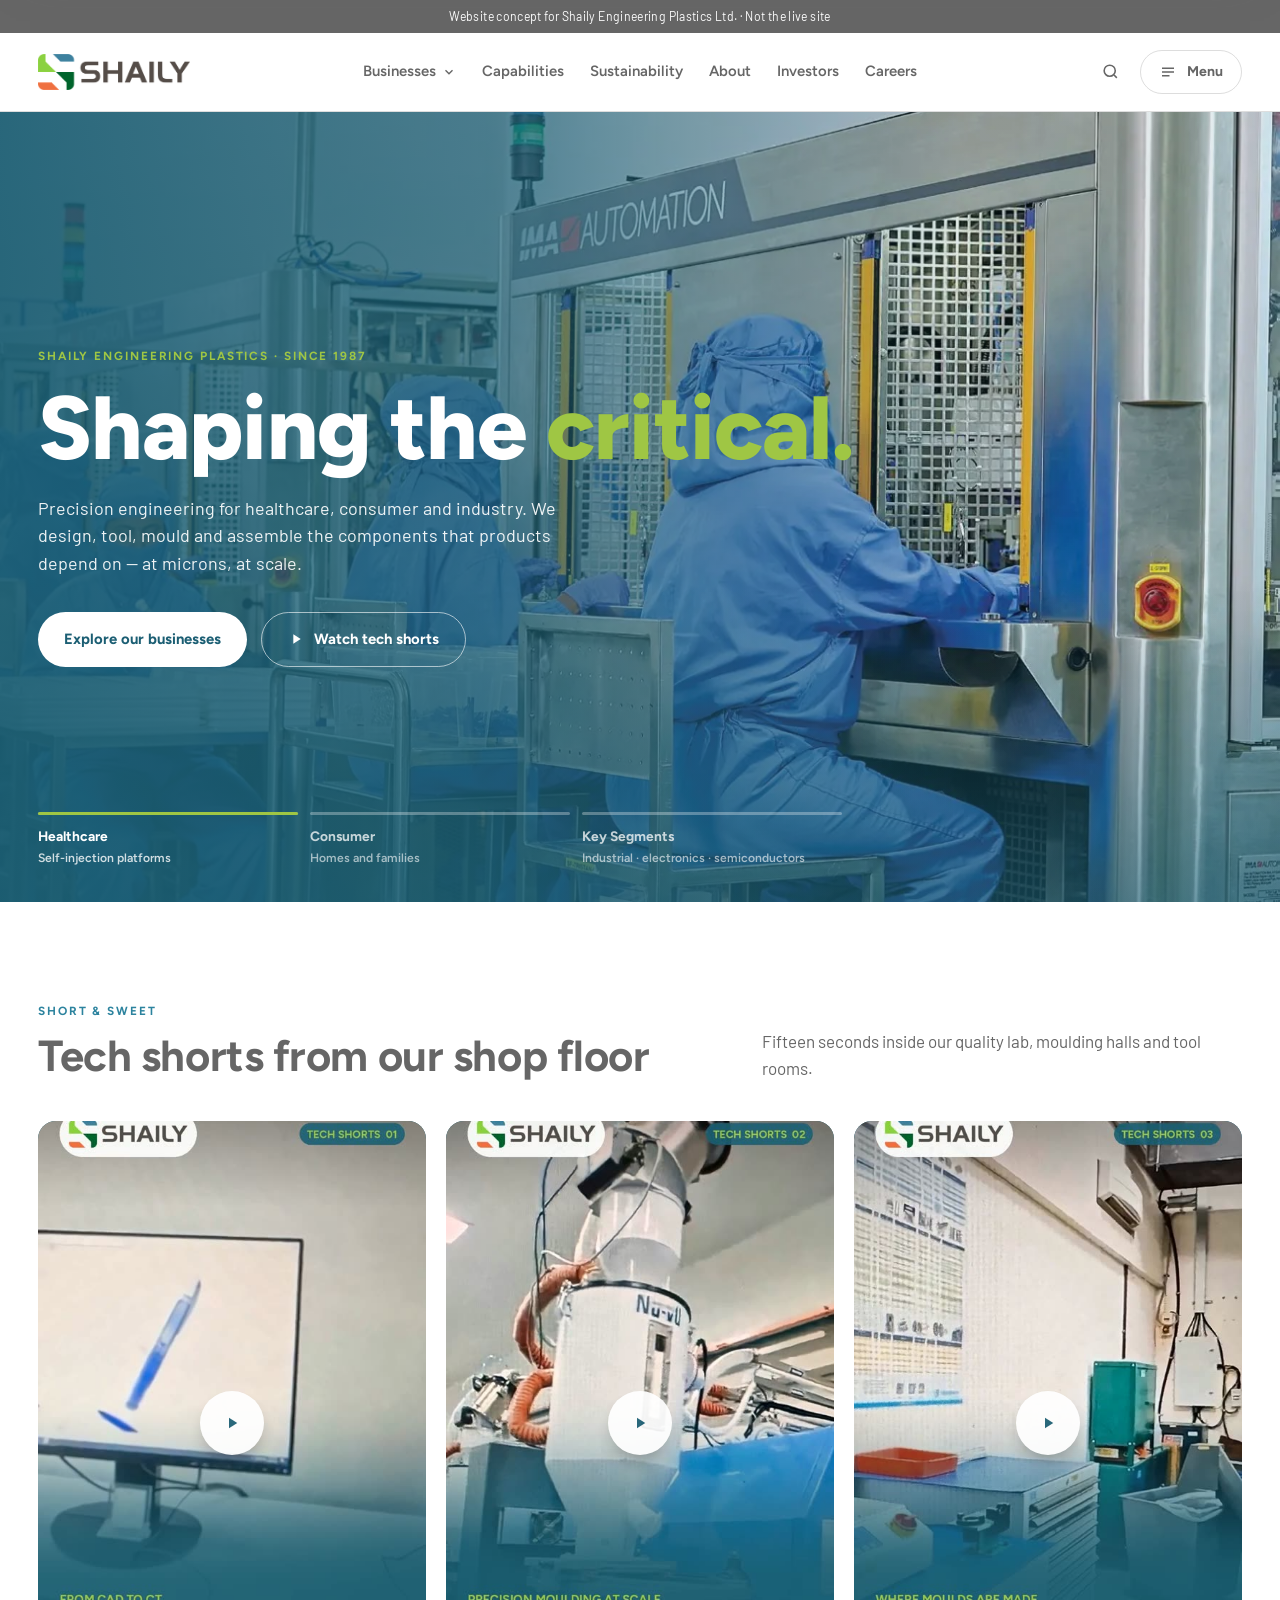
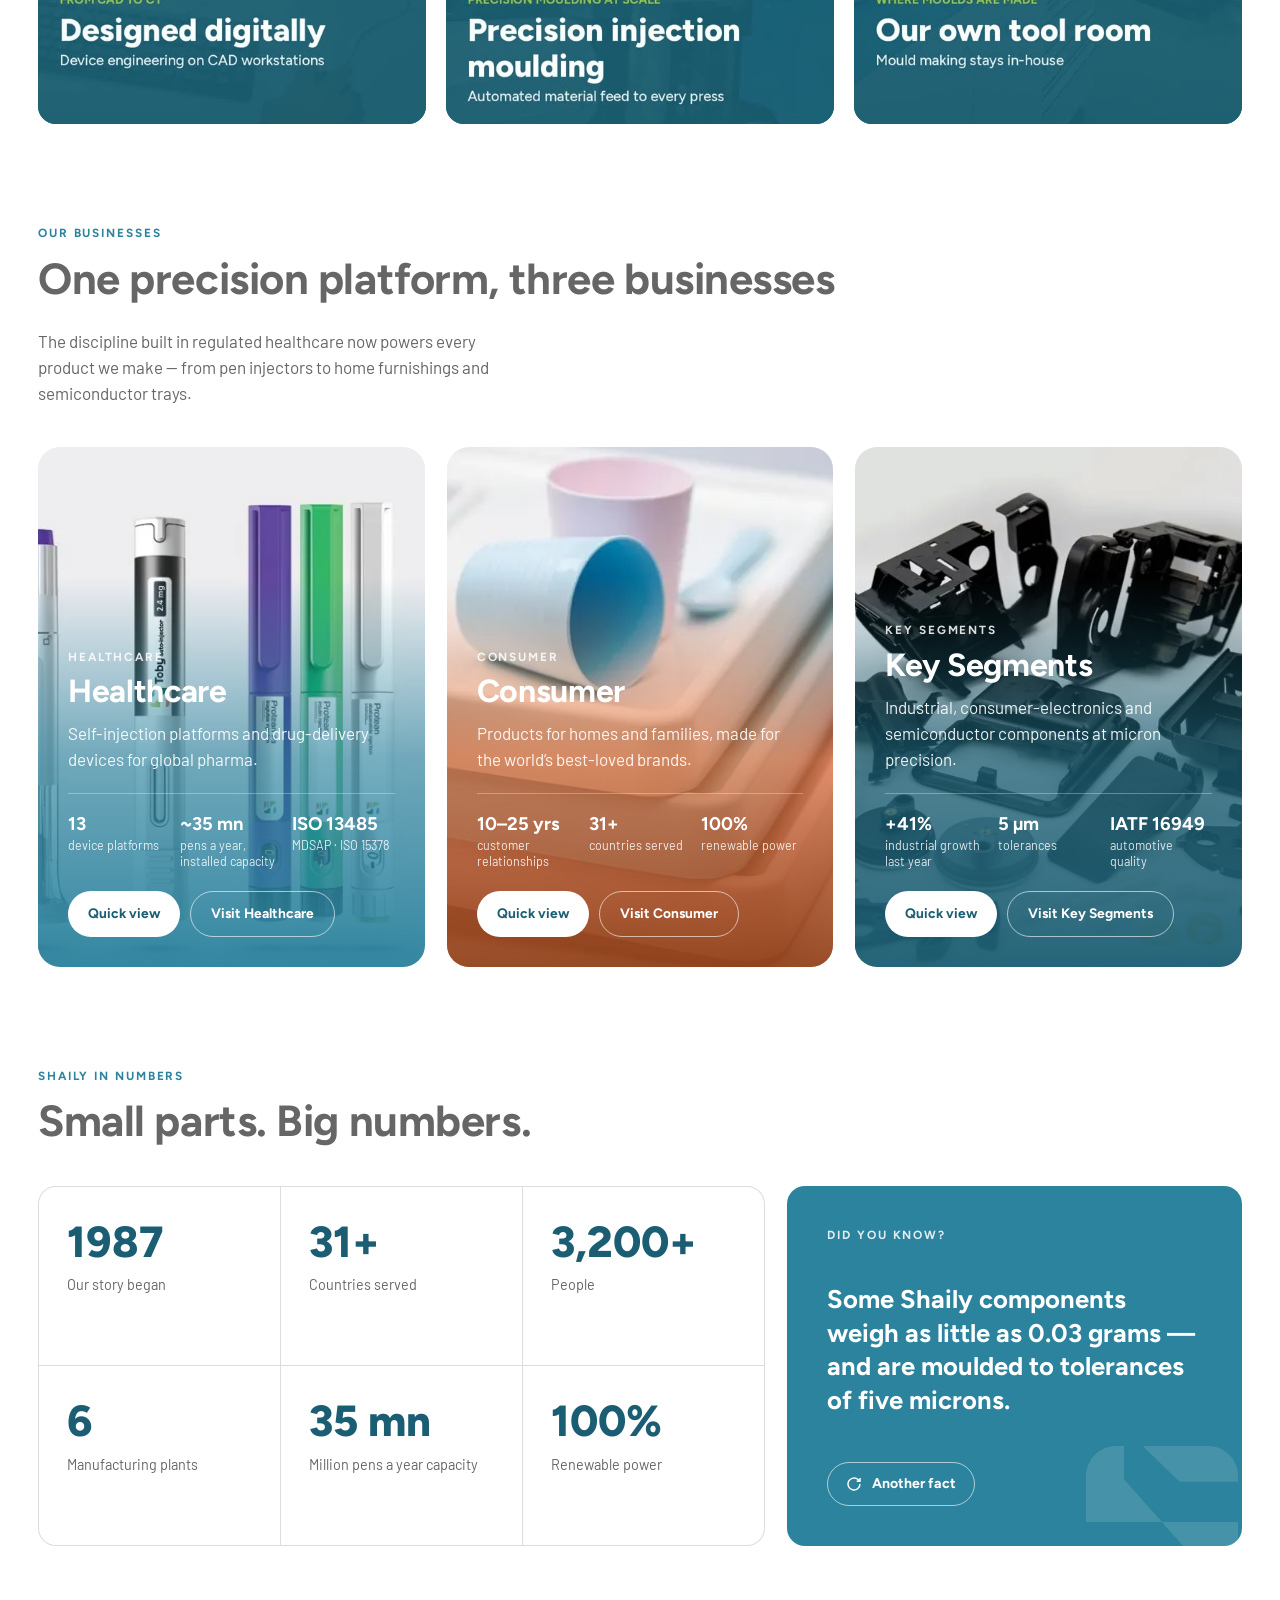
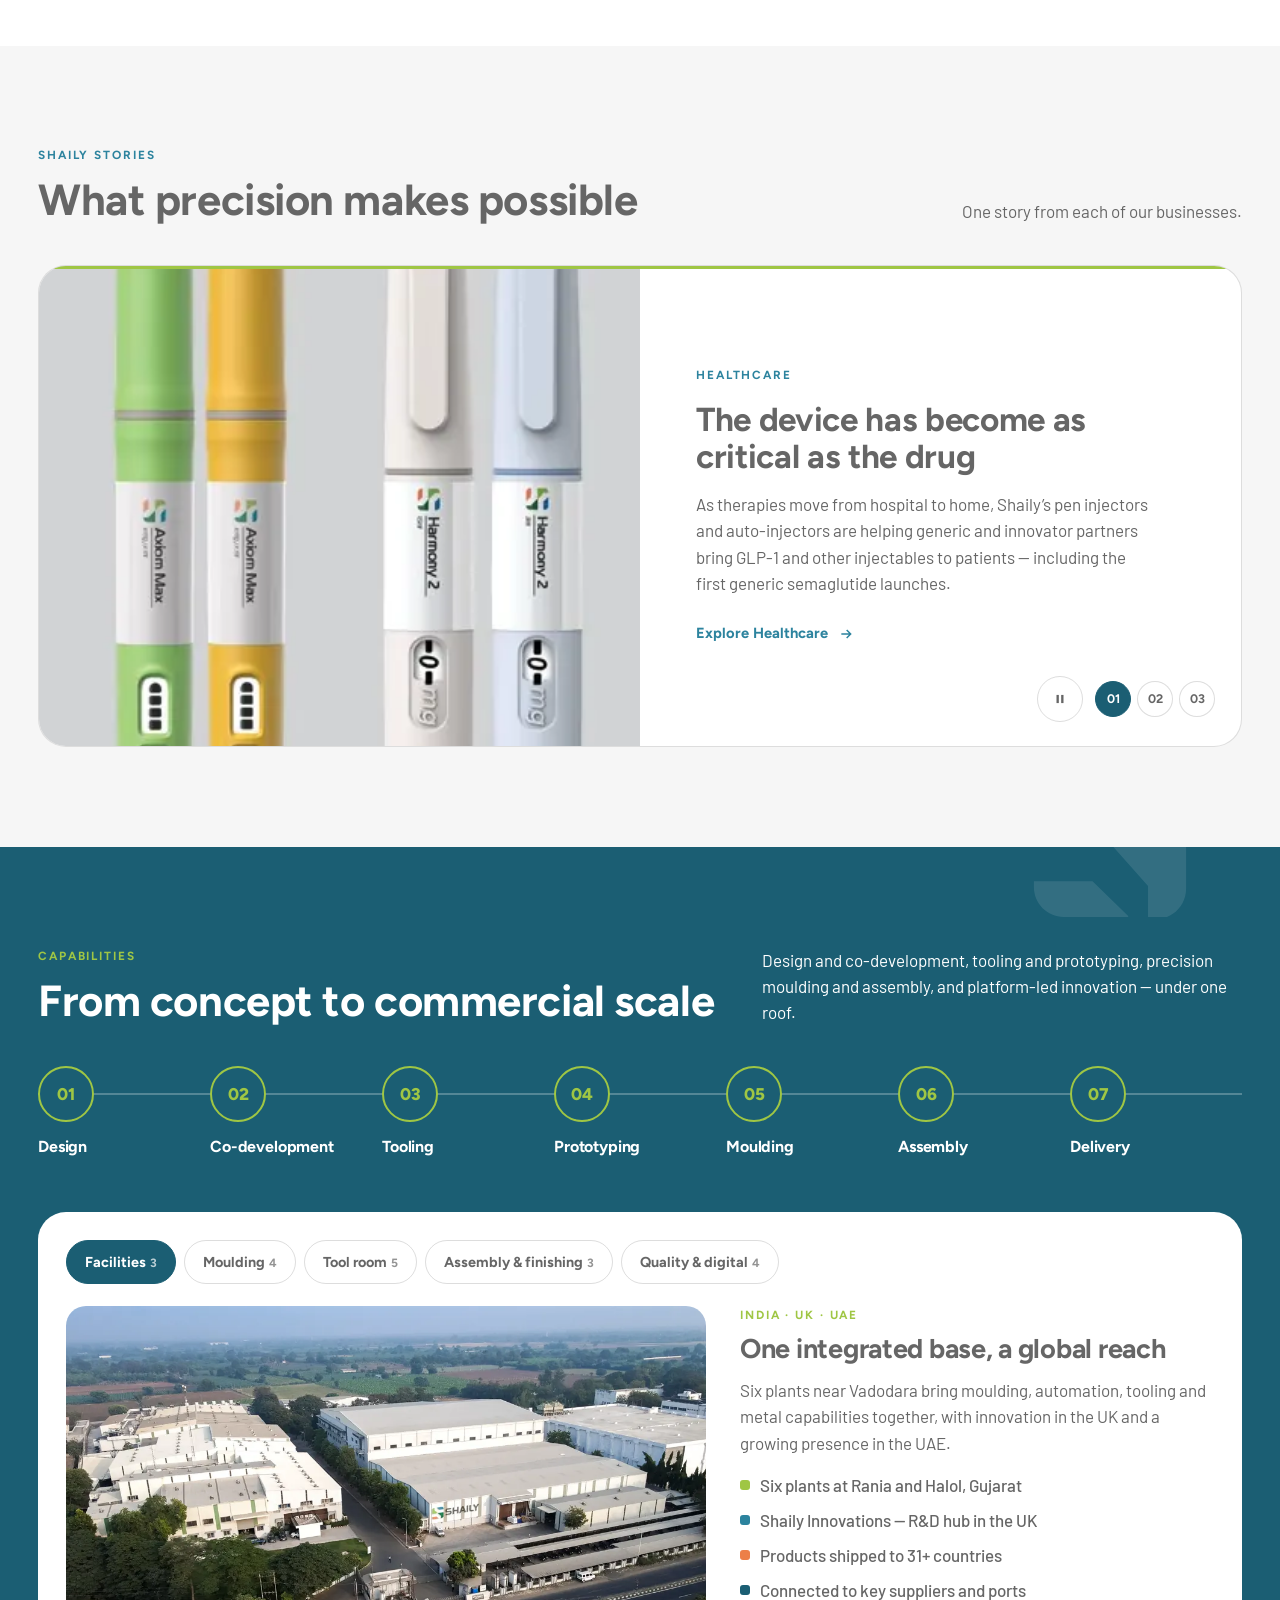
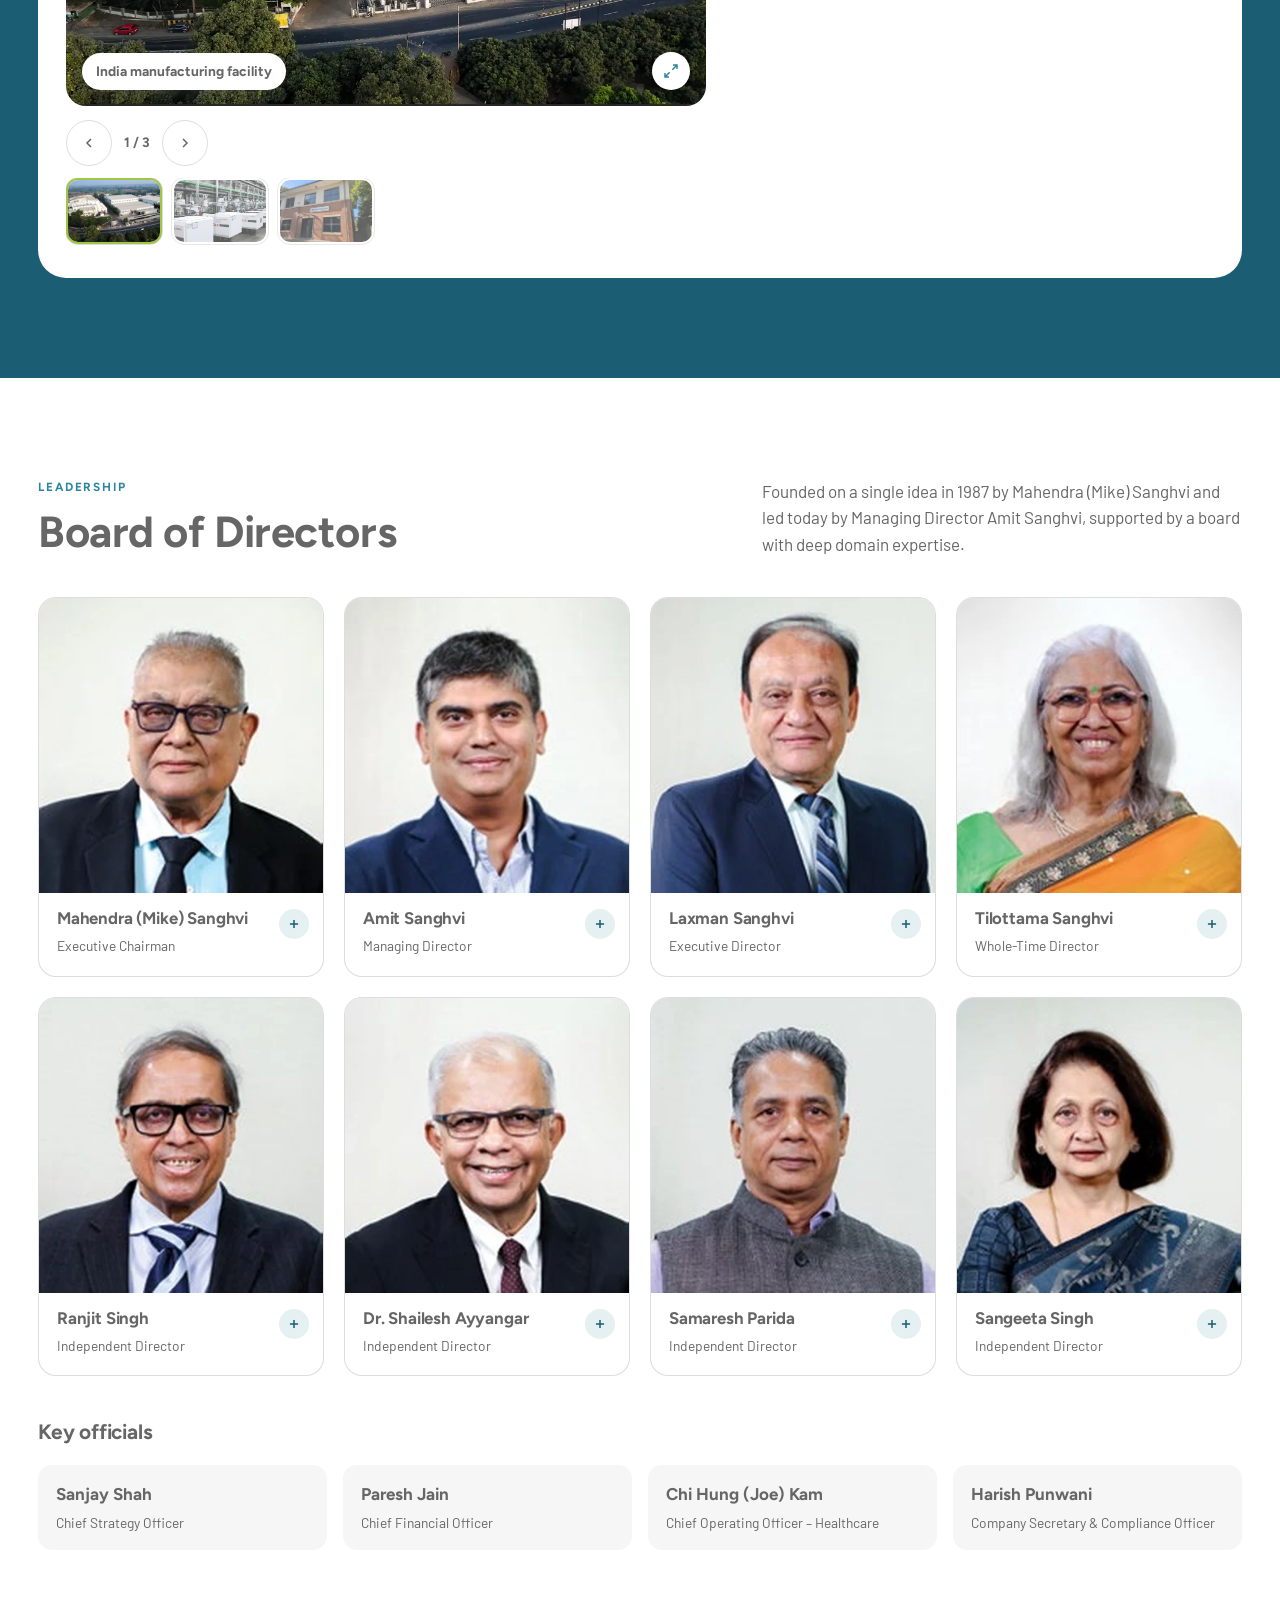
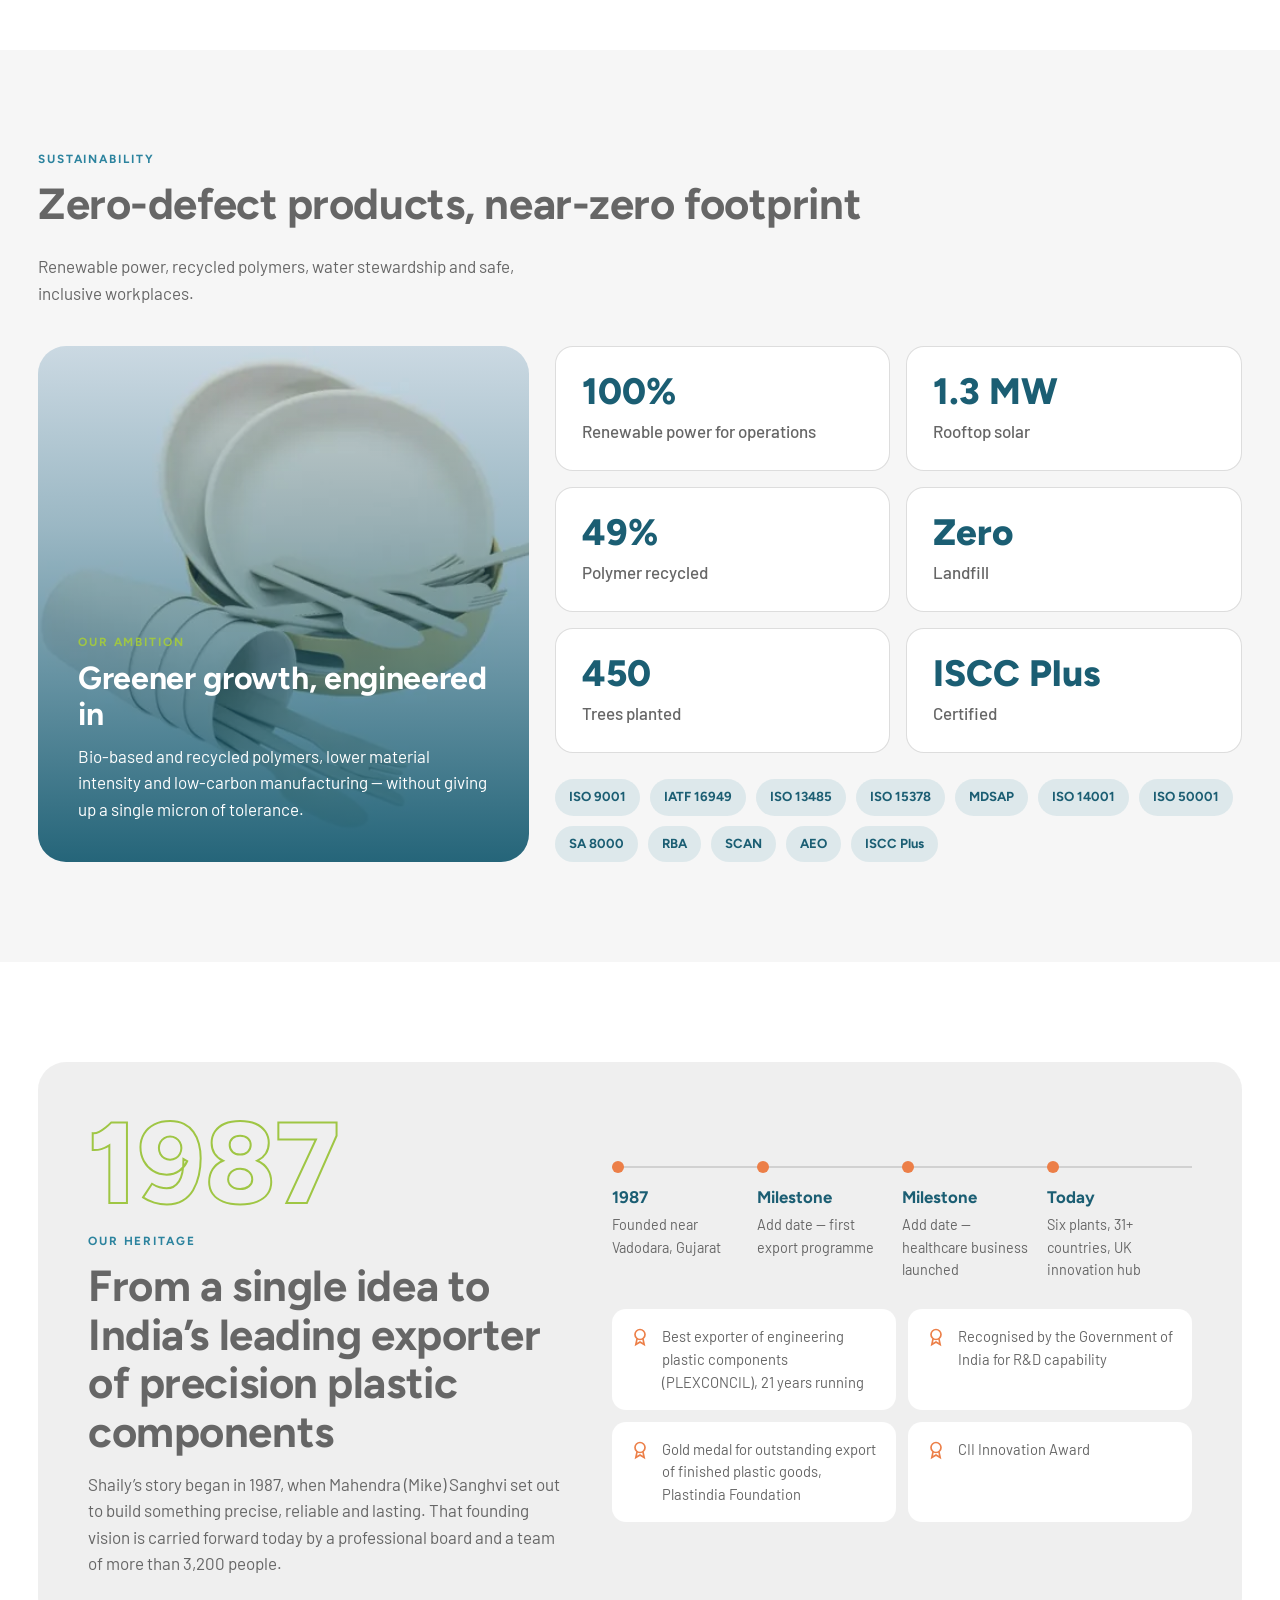
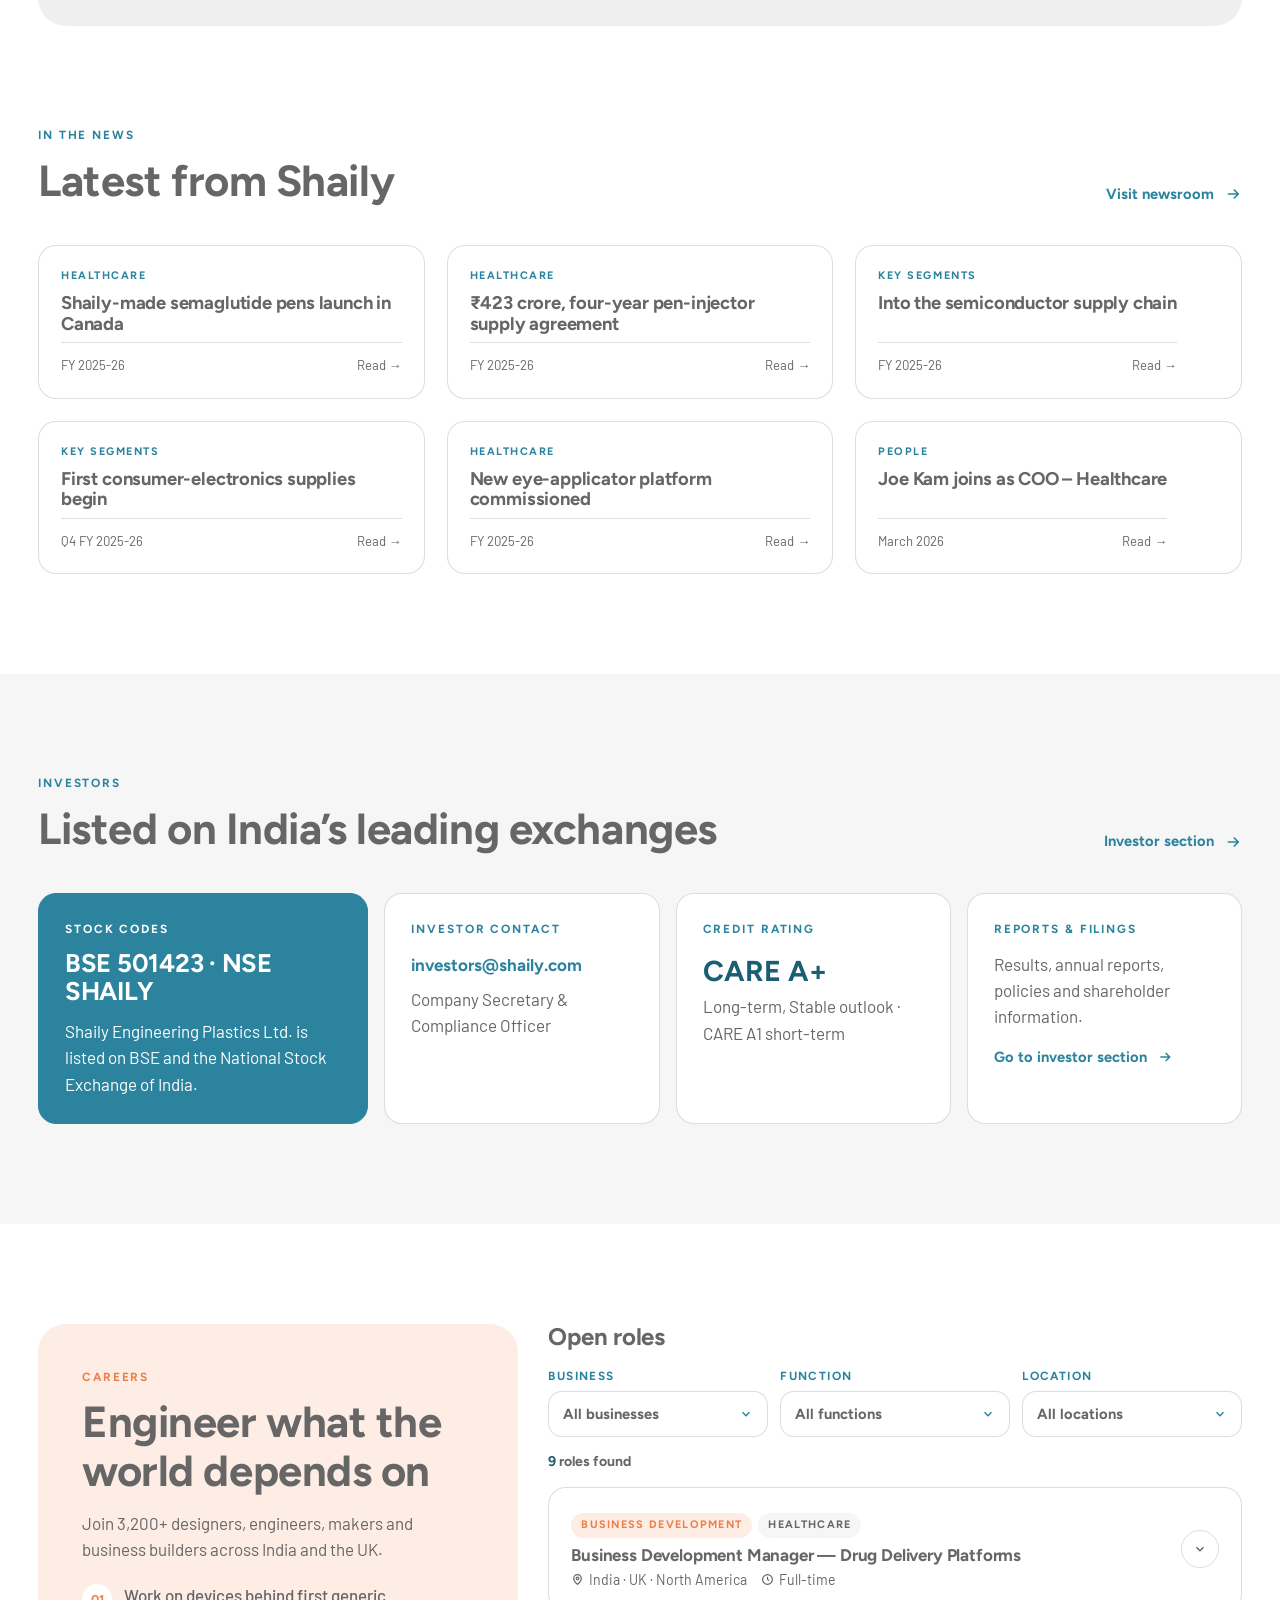
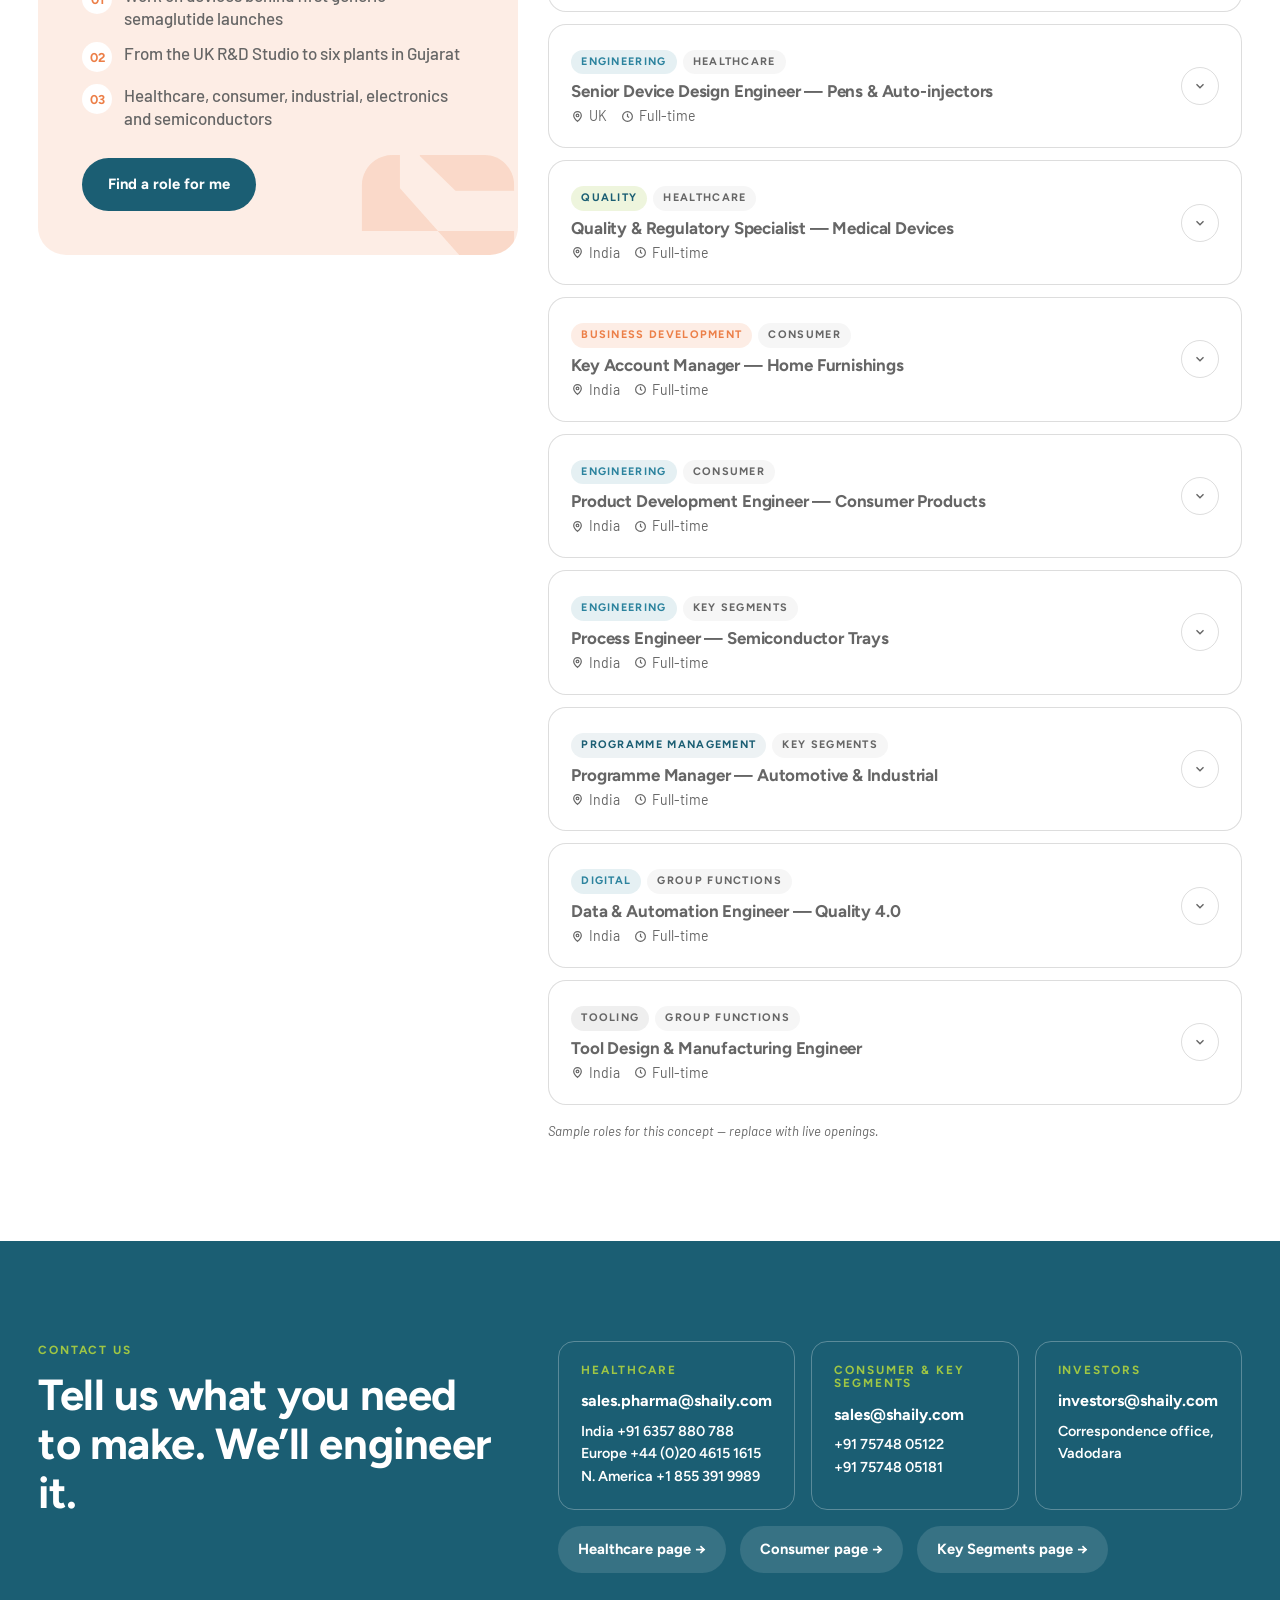
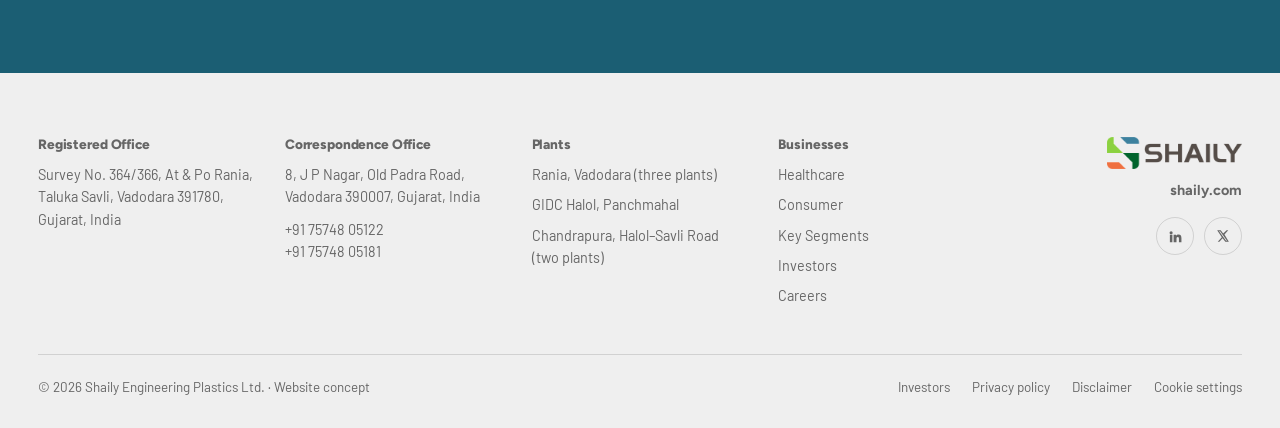
<file: index.html>
<!DOCTYPE html>
<html lang="en">
<head>
<meta charset="UTF-8">
<meta name="robots" content="noindex, nofollow">
<meta name="viewport" content="width=device-width, initial-scale=1.0">
<title>Shaily Engineering Plastics — Shaping the critical | Website concept</title>
<link rel="preconnect" href="https://fonts.googleapis.com"><link rel="preconnect" href="https://fonts.gstatic.com" crossorigin>
<link href="https://fonts.googleapis.com/css2?family=Figtree:wght@400;500;600;700;800&family=Barlow:wght@400;500;600&display=swap" rel="stylesheet">
<link rel="stylesheet" href="assets/css/site.css">
</head>
<body>
<div class="ribbon">Website concept for Shaily Engineering Plastics Ltd. · Not the live site</div>
<header id="site-header"></header>

<!-- HERO -->
<section class="ghero" id="top">
  <div class="slide-bg on" style="background-image:url(assets/img/cleanroom_assembly.webp)"></div>
  <div class="slide-bg" style="background-image:url(assets/img/kids_chair.webp)"></div>
  <div class="slide-bg" style="background-image:url(assets/img/semi_tray.webp)"></div>
  <svg class="sg"><use href="#S"/></svg>
  <div class="wrap">
    <div class="eyebrow">Shaily Engineering Plastics · Since 1987</div>
    <h1>Shaping the <span>critical.</span></h1>
    <p class="lead">Precision engineering for healthcare, consumer and industry. We design, tool, mould and assemble the components that products depend on — at microns, at scale.</p>
    <div class="hero-cta">
      <a href="#businesses" class="btn btn-white">Explore our businesses</a>
      <a href="#shorts" class="btn btn-ghost"><svg width="16" height="16" viewBox="0 0 24 24" fill="currentColor"><path d="M8 5v14l11-7z"/></svg> Watch tech shorts</a>
    </div>
  </div>
  <div class="slide-tabs"><div class="wrap" style="display:flex">
    <button class="stab on" data-s="0"><i></i>Healthcare<small>Self-injection platforms</small></button>
    <button class="stab" data-s="1"><i></i>Consumer<small>Homes and families</small></button>
    <button class="stab" data-s="2"><i></i>Key Segments<small>Industrial · electronics · semiconductors</small></button>
  </div></div>
</section>

<!-- SHORT & SWEET -->
<section class="section" id="shorts">
  <div class="wrap">
    <div class="sec-head reveal"><div><div class="eyebrow">Short &amp; sweet</div><h2>Tech shorts from our shop floor</h2></div><p>Fifteen seconds inside our quality lab, moulding halls and tool rooms.</p></div>
    <div class="shorts reveal">
      <div class="short" data-short="shaily-tech-short-01-cad-to-ct"><video muted loop playsinline preload="none" poster="assets/video/shaily-tech-short-01-cad-to-ct.jpg" src="assets/video/shaily-tech-short-01-cad-to-ct.mp4"></video><span class="dur">0:15 · Quality lab</span><span class="play"><svg width="18" height="18" viewBox="0 0 24 24" fill="currentColor"><path d="M8 5v14l11-7z"/></svg></span></div>
      <div class="short" data-short="shaily-tech-short-02-moulding"><video muted loop playsinline preload="none" poster="assets/video/shaily-tech-short-02-moulding.jpg" src="assets/video/shaily-tech-short-02-moulding.mp4"></video><span class="dur">0:15 · Moulding</span><span class="play"><svg width="18" height="18" viewBox="0 0 24 24" fill="currentColor"><path d="M8 5v14l11-7z"/></svg></span></div>
      <div class="short" data-short="shaily-tech-short-03-tool-room"><video muted loop playsinline preload="none" poster="assets/video/shaily-tech-short-03-tool-room.jpg" src="assets/video/shaily-tech-short-03-tool-room.mp4"></video><span class="dur">0:12 · Tool room</span><span class="play"><svg width="18" height="18" viewBox="0 0 24 24" fill="currentColor"><path d="M8 5v14l11-7z"/></svg></span></div>
    </div>
  </div>
</section>

<!-- BUSINESSES -->
<section class="section tight" id="businesses">
  <div class="wrap">
    <div class="sec-head reveal"><div><div class="eyebrow">Our businesses</div><h2>One precision platform, three businesses</h2></div><p>The discipline built in regulated healthcare now powers every product we make — from pen injectors to home furnishings and semiconductor trays.</p></div>
    <div class="biz" id="bizGrid"></div>
  </div>
</section>

<!-- NUMBERS + DID YOU KNOW -->
<section class="section tight" id="numbers">
  <div class="wrap">
    <div class="sec-head reveal"><div><div class="eyebrow">Shaily in numbers</div><h2>Small parts. Big numbers.</h2></div></div>
    <div class="nums-duo">
      <div class="num-grid reveal" id="numGrid"></div>
      <div class="dyk reveal"><svg class="sg"><use href="#S"/></svg><div class="eyebrow">Did you know?</div><p class="fact" id="fact"></p><button class="refresh" id="refreshBtn"><svg width="16" height="16" viewBox="0 0 24 24" fill="none" stroke="currentColor" stroke-width="2.2"><path d="M21 12a9 9 0 11-3-6.7L21 8M21 3v5h-5"/></svg> Another fact</button></div>
    </div>
  </div>
</section>

<!-- STORIES -->
<section class="section soft" id="stories">
  <div class="wrap">
    <div class="sec-head reveal"><div><div class="eyebrow">Shaily stories</div><h2>What precision makes possible</h2></div><p>One story from each of our businesses.</p></div>
    <div class="carousel reveal" id="storyCar">
      <div class="progress"></div>
      <div class="slides" id="storySlides"></div>
      <div class="ccontrols"><button class="round pause" aria-label="Pause"><svg width="14" height="14" viewBox="0 0 24 24" fill="currentColor"><rect x="6" y="5" width="4" height="14"/><rect x="14" y="5" width="4" height="14"/></svg></button><div class="dots"><button class="dot active">01</button><button class="dot">02</button><button class="dot">03</button></div></div>
    </div>
  </div>
</section>

<!-- CAPABILITIES -->
<section class="section caps" id="capabilities">
  <svg class="sg"><use href="#S"/></svg>
  <div class="wrap" style="position:relative">
    <div class="sec-head reveal"><div><div class="eyebrow">Capabilities</div><h2>From concept to commercial scale</h2></div><p style="color:#fff">Design and co-development, tooling and prototyping, precision moulding and assembly, and platform-led innovation — under one roof.</p></div>
    <div class="chain reveal">
      <div class="step"><div class="n">01</div><h4>Design</h4></div><div class="step"><div class="n">02</div><h4>Co-development</h4></div><div class="step"><div class="n">03</div><h4>Tooling</h4></div><div class="step"><div class="n">04</div><h4>Prototyping</h4></div><div class="step"><div class="n">05</div><h4>Moulding</h4></div><div class="step"><div class="n">06</div><h4>Assembly</h4></div><div class="step"><div class="n">07</div><h4>Delivery</h4></div>
    </div>
    <div class="capx reveal" id="capGroup"></div>
  </div>
</section>

<!-- LEADERSHIP -->
<section class="section" id="leadership">
  <div class="wrap">
    <div class="sec-head reveal"><div><div class="eyebrow">Leadership</div><h2>Board of Directors</h2></div><p>Founded on a single idea in 1987 by Mahendra (Mike) Sanghvi and led today by Managing Director Amit Sanghvi, supported by a board with deep domain expertise.</p></div>
    <div class="board reveal" id="boardGrid"></div>
    <h3 class="reveal" style="margin:44px 0 0;font-size:1.3rem">Key officials</h3>
    <div class="officials reveal" id="officials"></div>
  </div>
</section>

<!-- SUSTAINABILITY -->
<section class="section soft" id="sustainability">
  <div class="wrap">
    <div class="sec-head reveal"><div><div class="eyebrow">Sustainability</div><h2>Zero-defect products, near-zero footprint</h2></div><p>Renewable power, recycled polymers, water stewardship and safe, inclusive workplaces.</p></div>
    <div class="sus">
      <div class="sus-hero reveal" style="background-image:url(assets/img/bio_tableware.webp)"><div class="eyebrow">Our ambition</div><h3>Greener growth, engineered in</h3><p>Bio-based and recycled polymers, lower material intensity and low-carbon manufacturing — without giving up a single micron of tolerance.</p></div>
      <div class="reveal">
        <div class="sus-grid" id="susGrid"></div>
        <div class="certs" id="certs"></div>
      </div>
    </div>
  </div>
</section>

<!-- HERITAGE -->
<section class="section" id="heritage">
  <div class="wrap">
    <div class="heritage reveal">
      <div>
        <div class="yr" aria-hidden="true">1987</div>
        <div class="eyebrow">Our heritage</div>
        <h2>From a single idea to India’s leading exporter of precision plastic components</h2>
        <p>Shaily’s story began in 1987, when Mahendra (Mike) Sanghvi set out to build something precise, reliable and lasting. That founding vision is carried forward today by a professional board and a team of more than 3,200 people.</p>
      </div>
      <div>
        <div class="tl">
          <div><b>1987</b>Founded near Vadodara, Gujarat</div>
          <div><b>Milestone</b>Add date — first export programme</div>
          <div><b>Milestone</b>Add date — healthcare business launched</div>
          <div><b>Today</b>Six plants, 31+ countries, UK innovation hub</div>
        </div>
        <div class="awards">
          <div class="award"><svg width="20" height="20" viewBox="0 0 24 24" fill="none" stroke="currentColor" stroke-width="2"><circle cx="12" cy="9" r="6"/><path d="M8.5 14l-1.5 7 5-3 5 3-1.5-7"/></svg>Best exporter of engineering plastic components (PLEXCONCIL), 21 years running</div>
          <div class="award"><svg width="20" height="20" viewBox="0 0 24 24" fill="none" stroke="currentColor" stroke-width="2"><circle cx="12" cy="9" r="6"/><path d="M8.5 14l-1.5 7 5-3 5 3-1.5-7"/></svg>Recognised by the Government of India for R&amp;D capability</div>
          <div class="award"><svg width="20" height="20" viewBox="0 0 24 24" fill="none" stroke="currentColor" stroke-width="2"><circle cx="12" cy="9" r="6"/><path d="M8.5 14l-1.5 7 5-3 5 3-1.5-7"/></svg>Gold medal for outstanding export of finished plastic goods, Plastindia Foundation</div>
          <div class="award"><svg width="20" height="20" viewBox="0 0 24 24" fill="none" stroke="currentColor" stroke-width="2"><circle cx="12" cy="9" r="6"/><path d="M8.5 14l-1.5 7 5-3 5 3-1.5-7"/></svg>CII Innovation Award</div>
        </div>
      </div>
    </div>
  </div>
</section>

<!-- NEWS -->
<section class="section tight" id="news">
  <div class="wrap">
    <div class="sec-head reveal"><div><div class="eyebrow">In the news</div><h2>Latest from Shaily</h2></div><a href="#news" class="link-arrow">Visit newsroom <svg width="18" height="18" viewBox="0 0 24 24" fill="none" stroke="currentColor" stroke-width="2.2"><path d="M5 12h14M13 6l6 6-6 6"/></svg></a></div>
    <div class="ngrid" id="newsGrid"></div>
  </div>
</section>

<!-- INVESTORS -->
<section class="section soft" id="investors">
  <div class="wrap">
    <div class="sec-head reveal"><div><div class="eyebrow">Investors</div><h2>Listed on India’s leading exchanges</h2></div><a class="link-arrow" href="https://shaily.com/investors/">Investor section <svg width="18" height="18" viewBox="0 0 24 24" fill="none" stroke="currentColor" stroke-width="2.2"><path d="M5 12h14M13 6l6 6-6 6"/></svg></a></div>
    <div class="inv reveal" id="invGrid"></div>
  </div>
</section>

<!-- CAREERS -->
<section class="section" id="careers">
  <div class="wrap careers2">
    <div class="cintro reveal"><svg class="sg"><use href="#S"/></svg><div class="eyebrow" style="color:var(--orange)">Careers</div><h2>Engineer what the world depends on</h2><p>Join 3,200+ designers, engineers, makers and business builders across India and the UK.</p>
      <ul class="why"><li><b>01</b>Work on devices behind first generic semaglutide launches</li><li><b>02</b>From the UK R&amp;D Studio to six plants in Gujarat</li><li><b>03</b>Healthcare, consumer, industrial, electronics and semiconductors</li></ul>
      <button class="btn btn-primary" onclick="FW.open(null,'pick')">Find a role for me</button></div>
    <div class="cfind reveal" id="careersList"></div>
  </div>
</section>

<!-- CONTACT -->
<section class="section contact" id="contact">
  <svg class="sg"><use href="#S"/></svg>
  <div class="wrap cgrid2">
    <div class="reveal"><div class="eyebrow">Contact us</div><h2 style="margin-top:12px">Tell us what you need to make. We’ll engineer it.</h2></div>
    <div class="reveal">
      <div class="regions" id="regions"></div>
      <div class="cmail" id="cmail"></div>
    </div>
  </div>
</section>

<footer id="site-footer"></footer>

<script>window.PAGE={id:'home',business:null};</script>
<script src="assets/js/data.js" data-root=""></script>
<script src="assets/js/site.js"></script>
<script>
(function(){
  var $=SH.$,$$=SH.$$,IMGU=IMG;
  /* hero slides */
  var bgs=$$('.ghero .slide-bg'),tabs=$$('.stab'),hi=0,ht,HD=6000;
  function hgo(k){hi=k;bgs.forEach(function(b,j){b.classList.toggle('on',j===k)});tabs.forEach(function(t,j){t.classList.toggle('on',j===k);var i=t.querySelector('i');i.style.transition='none';i.style.width=j<k?'100%':'0';if(j===k){requestAnimationFrame(function(){requestAnimationFrame(function(){i.style.transition='width '+HD+'ms linear';i.style.width='100%'})})}});clearTimeout(ht);ht=setTimeout(function(){hgo((hi+1)%bgs.length)},HD)}
  tabs.forEach(function(t,j){t.onclick=function(){hgo(j)}});hgo(0);
  /* shorts hover-play */
  $$('.short').forEach(function(s){var v=s.querySelector('video');s.addEventListener('mouseenter',function(){v.play().catch(function(){})});s.addEventListener('mouseleave',function(){v.pause()})});
  /* businesses */
  $('#bizGrid').innerHTML=BUSINESSES.map(function(b){return '<article class="bcard reveal '+b.color+'"><div class="bimg" style="background-image:url('+IMGU(b.img)+')"></div><div class="bbody"><div class="eyebrow">'+b.name+'</div><h3>'+b.tagline.split(' ').slice(0,4).join(' ')+'…</h3><p>'+b.tagline+'</p><div class="bfacts">'+b.facts.map(function(f){return '<div><b>'+f[0]+'</b><span>'+f[1]+'</span></div>'}).join('')+'</div><div class="bact"><button class="btn btn-white btn-sm" data-biz="'+b.id+'">Quick view</button><a class="btn btn-ghost btn-sm" href="'+b.url+'">Visit '+b.name+'</a></div></div></article>'}).join('');
  $$('.bcard h3').forEach(function(h,i){h.textContent=['Healthcare','Consumer','Key Segments'][i]});
  /* numbers */
  $('#numGrid').innerHTML=NUMBERS.map(function(n){var v=n[0];return '<div class="num"><strong>'+(n[2]==='plain'?'<span data-count="'+v+'" data-plain="1">'+v+'</span>':'<span data-count="'+v+'">'+v+'</span>'+(n[2]||''))+'</strong><span>'+n[1]+'</span></div>'}).join('');
  didYouKnow($('#fact'),$('#refreshBtn'));
  /* stories */
  $('#storySlides').innerHTML=STORIES.map(function(s){return '<div class="slide"><div class="sart" style="background-image:url('+IMGU(s.img)+')"></div><div class="scopy"><div class="eyebrow">'+s.business+'</div><h3>'+s.title+'</h3><p>'+s.text+'</p><a class="link-arrow" href="'+s.link+'">Explore '+s.business+' '+SH.ARROW+'</a></div></div>'}).join('');
  carousel($('#storyCar'));
  /* capabilities */
  capExplorer($('#capGroup'),CAP_GROUP);
  /* leadership */
  $('#boardGrid').innerHTML=BOARD.map(function(b,i){return '<button class="person" data-board="'+i+'"><div class="ph"><img src="'+IMGU('board-'+b.id+'.webp')+'" alt="'+b.name+'"></div><div class="pt"><h4>'+b.name+'</h4><span>'+b.role+'</span><i class="plus"><svg width="14" height="14" viewBox="0 0 24 24" fill="none" stroke="currentColor" stroke-width="2.6"><path d="M12 5v14M5 12h14"/></svg></i></div></button>'}).join('');
  $('#officials').innerHTML=OFFICIALS.map(function(o){return '<div class="official"><b>'+o[0]+'</b><span>'+o[1]+'</span></div>'}).join('');
  /* sustainability */
  var SUS=[['100%','Renewable power for operations','All operating power comes from renewable sources, supported by a long-term green power agreement.'],['1.3 MW','Rooftop solar','A 1.3 MW rooftop solar plant at the Halol plastic and carbon-steel plants.'],['49%','Polymer recycled','Plastic scrap is recycled or reused wherever feasible, with increasing use of recycled and bio-based materials.'],['Zero','Landfill','Residual waste goes only through authorised recycling and disposal channels.'],['450','Trees planted','Planted across Rania and Halol over the last two years.'],['ISCC Plus','Certified','Certification for traceable sustainable and circular materials.']];
  $('#susGrid').innerHTML=SUS.map(function(s,i){return '<button class="metric" data-sus="'+i+'"><strong>'+s[0]+'</strong><span>'+s[1]+'</span></button>'}).join('');
  $$('[data-sus]').forEach(function(b){b.onclick=function(){var s=SUS[+b.dataset.sus];RP.open({img:'bio_tableware.webp',eyebrow:'Sustainability',title:s[0]+' · '+s[1],html:'<p>'+s[2]+'</p>',list:['Water: surface water, rainwater harvesting and recycled RO reject water','Energy: VFDs, servo-driven and all-electric machines, sensor-based LED lighting','People: zero-accident philosophy, DOJO training room, 24×7 occupational health'],chips:CERTS})}});
  $('#certs').innerHTML=CERTS.map(function(c){return '<span>'+c+'</span>'}).join('');
  /* news */
  $('#newsGrid').innerHTML=NEWS.map(function(n,i){return '<button class="news reveal" data-news="'+i+'"><div class="nthumb" style="background-image:url('+IMGU(n.img)+')"></div><div class="nbody"><span class="ntag">'+n.tag+'</span><h3>'+n.title+'</h3><div class="nfoot"><span>'+n.date+'</span><span>Read →</span></div></div></button>'}).join('');
  /* investors */
  $('#invGrid').innerHTML='<div><div class="eyebrow">Stock codes</div><h3 style="margin:10px 0 12px;font-size:1.6rem">BSE '+SITE.investors.bse+' · NSE '+SITE.investors.nse+'</h3><p>Shaily Engineering Plastics Ltd. is listed on BSE and the National Stock Exchange of India.</p></div>'+
    '<div><div class="eyebrow">Investor contact</div><p style="margin-top:12px"><a href="mailto:'+SITE.investors.email+'" style="font-family:var(--head);font-weight:700;color:var(--teal)">'+SITE.investors.email+'</a></p><p style="margin-top:8px">Company Secretary &amp; Compliance Officer</p></div>'+
    '<div><div class="eyebrow">Credit rating</div><strong style="margin-top:10px">CARE A+</strong><p>Long-term, Stable outlook · CARE A1 short-term</p></div>'+
    '<div><div class="eyebrow">Reports &amp; filings</div><p style="margin:12px 0">Results, annual reports, policies and shareholder information.</p><a class="link-arrow" href="'+SITE.investors.link+'">Go to investor section '+SH.ARROW+'</a></div>';
  /* careers */
  careersList($('#careersList'),'all');
  /* contact */
  $('#regions').innerHTML='<div class="region"><h4>Healthcare</h4><a href="mailto:'+SITE.pharma.email+'">'+SITE.pharma.email+'</a><p style="font-weight:600;font-size:.9rem;margin-top:6px">India '+SITE.pharma.india+'<br>Europe '+SITE.pharma.europe+'<br>N. America '+SITE.pharma.na+'</p></div><div class="region"><h4>Consumer &amp; Key Segments</h4><a href="mailto:'+SITE.sales+'">'+SITE.sales+'</a><p style="font-weight:600;font-size:.9rem;margin-top:6px">'+SITE.phonesGroup.join('<br>')+'</p></div><div class="region"><h4>Investors</h4><a href="mailto:'+SITE.investors.email+'">'+SITE.investors.email+'</a><p style="font-weight:600;font-size:.9rem;margin-top:6px">Correspondence office, Vadodara</p></div>';
  $('#cmail').innerHTML='<a href="healthcare/">Healthcare page →</a><a href="consumer/">Consumer page →</a><a href="key-segments/">Key Segments page →</a>';
  observeReveal();
})();
</script>
</body>
</html>
</file>
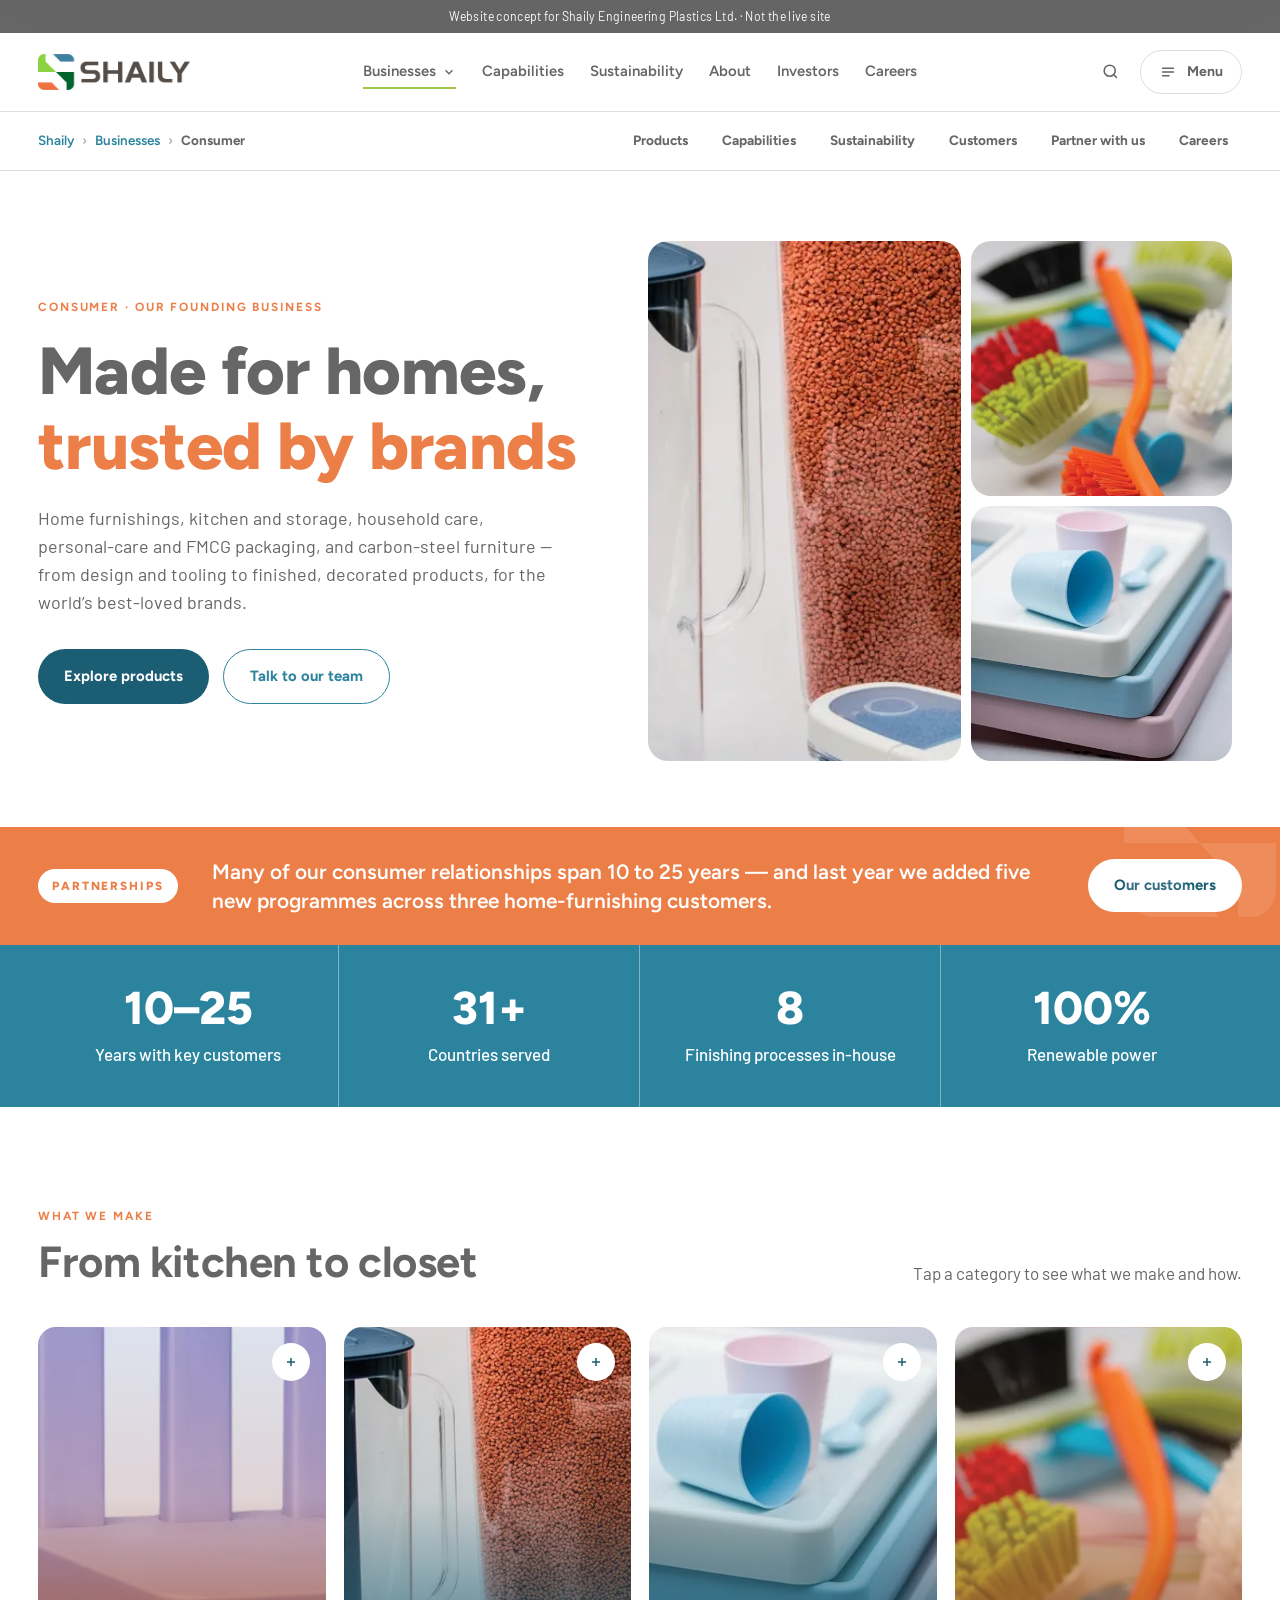
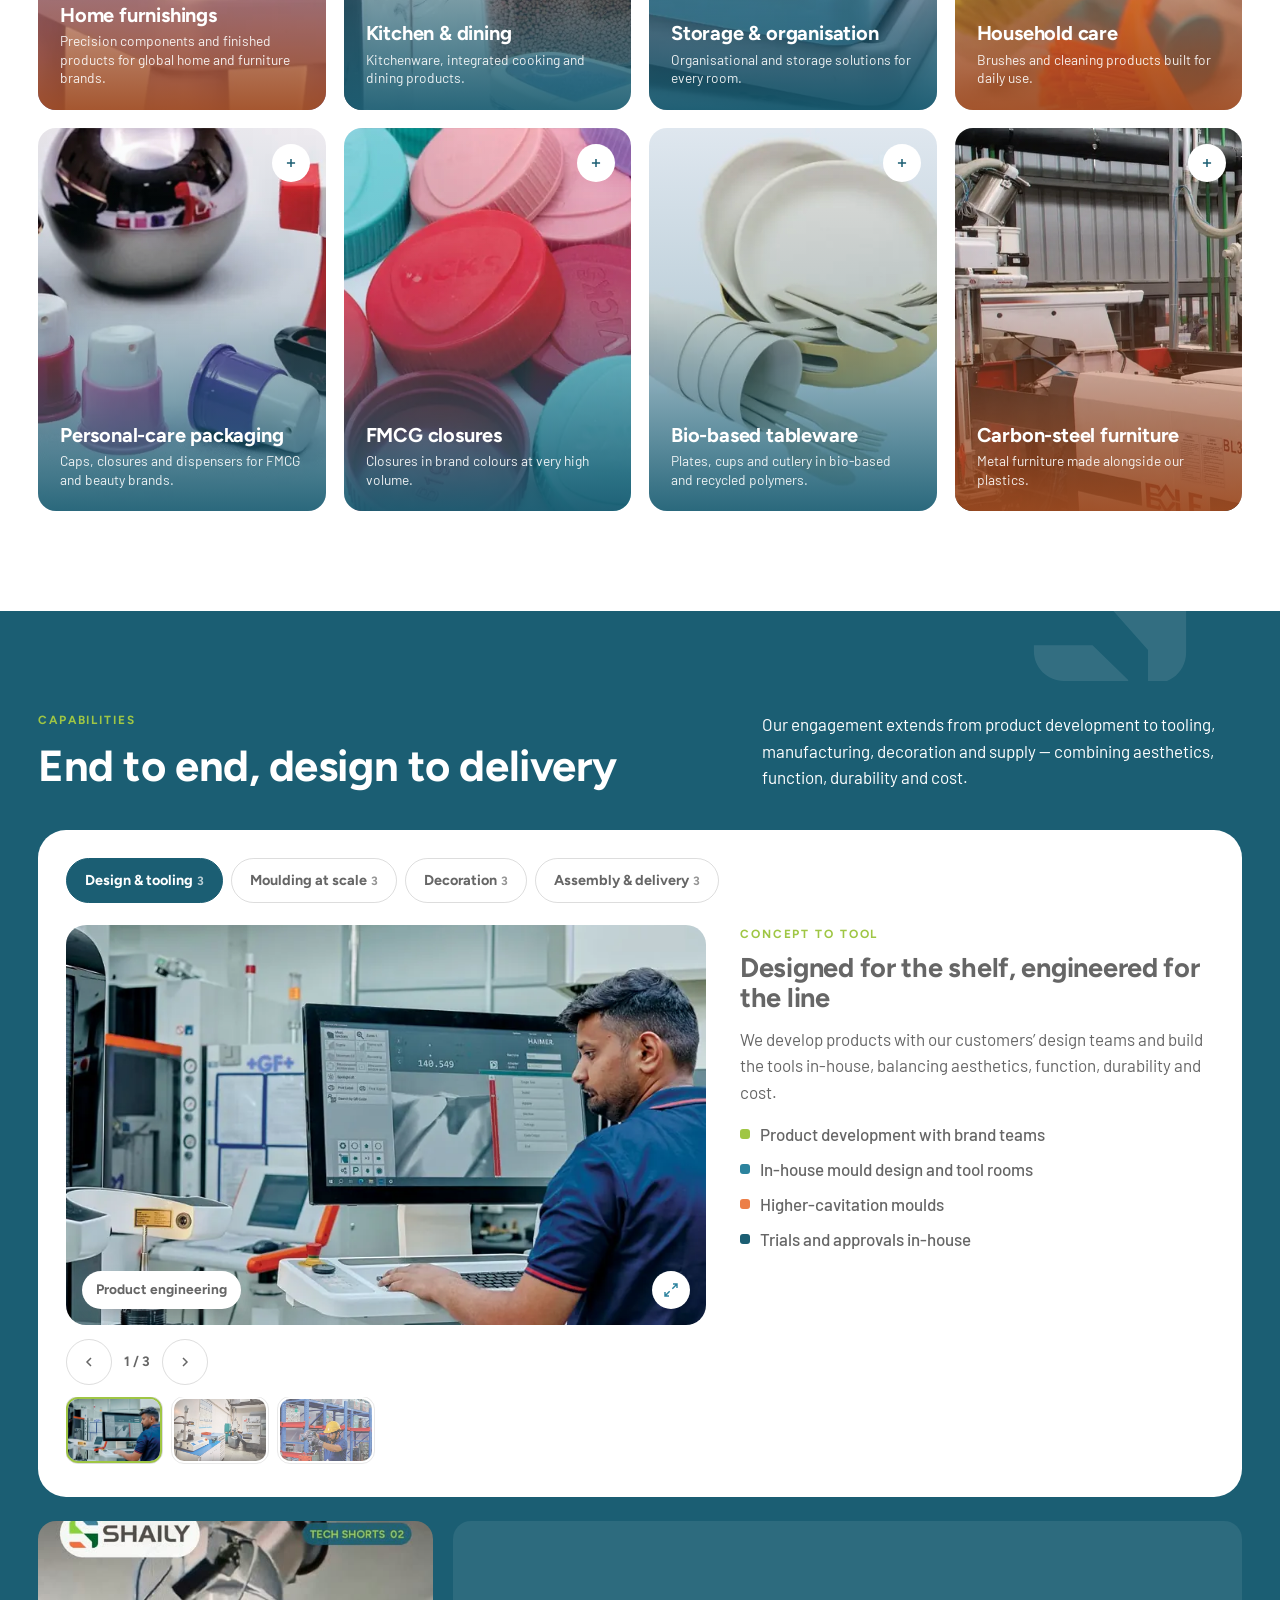
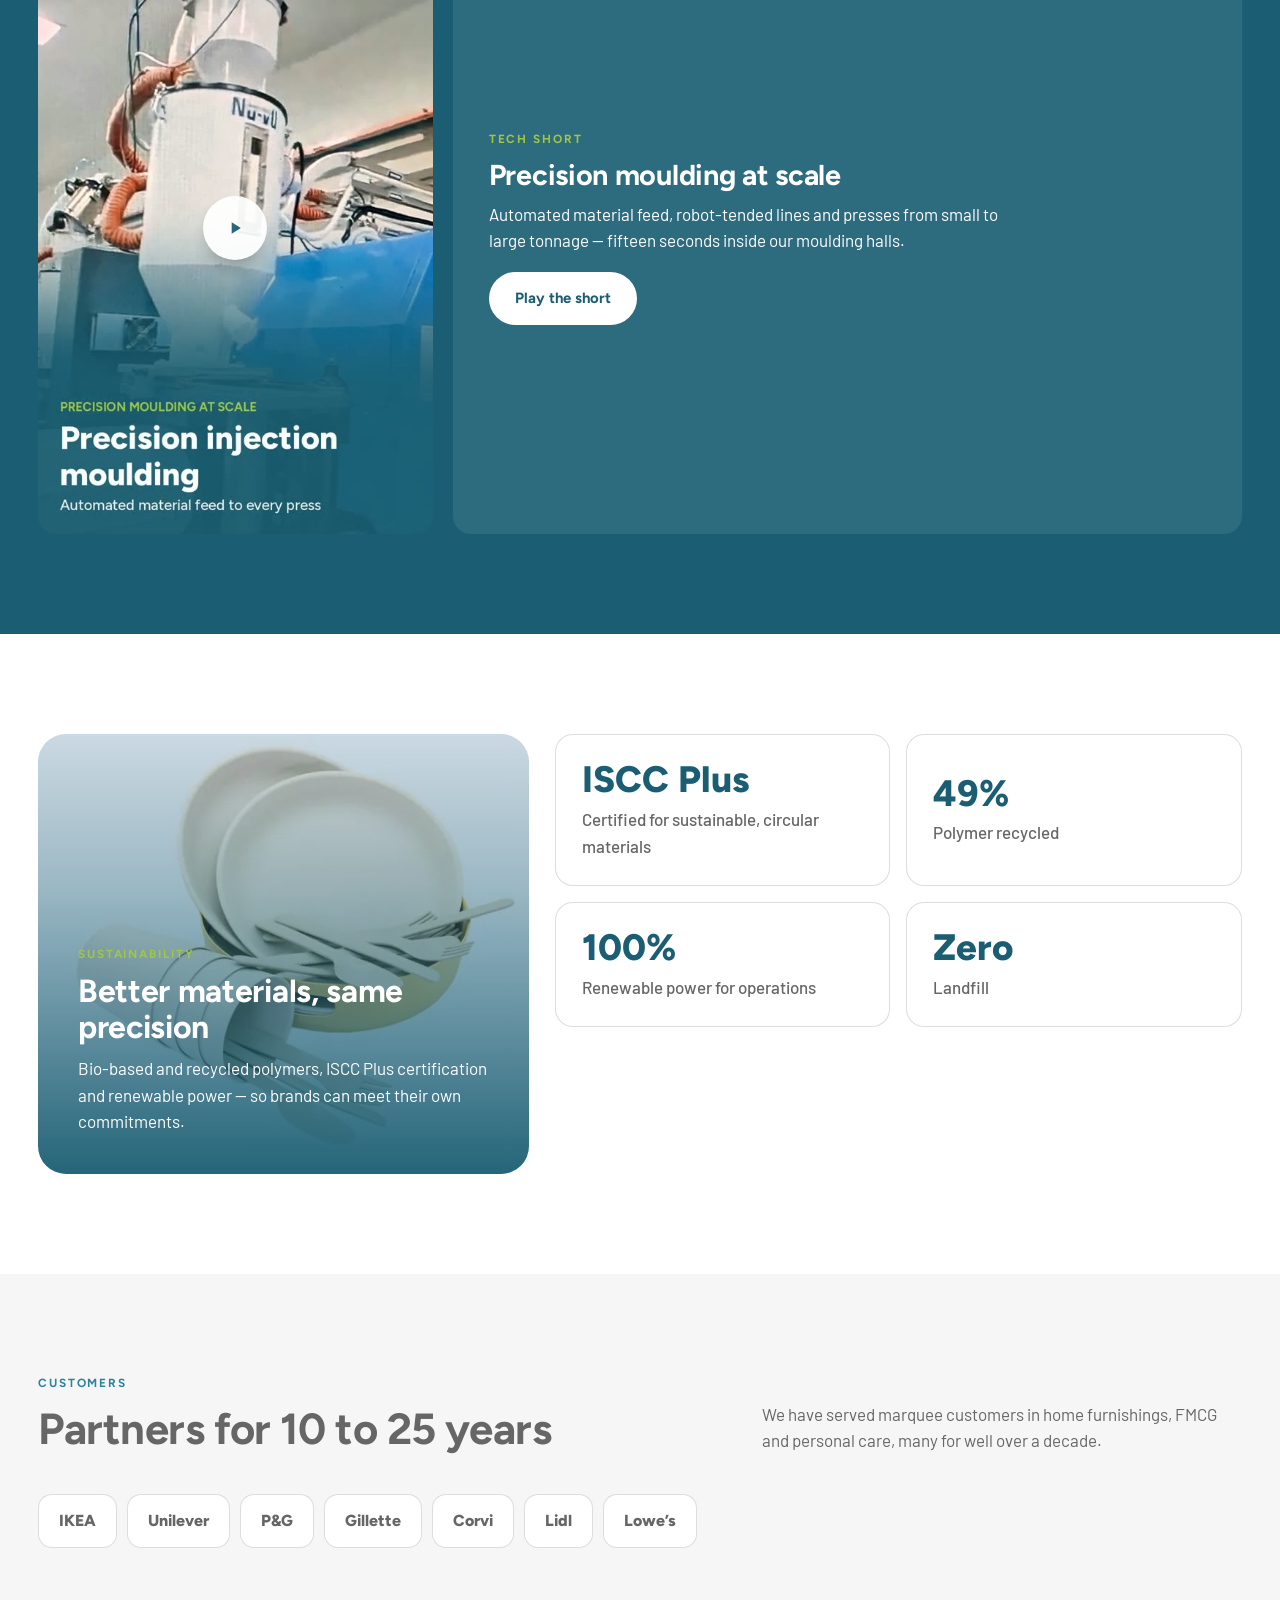
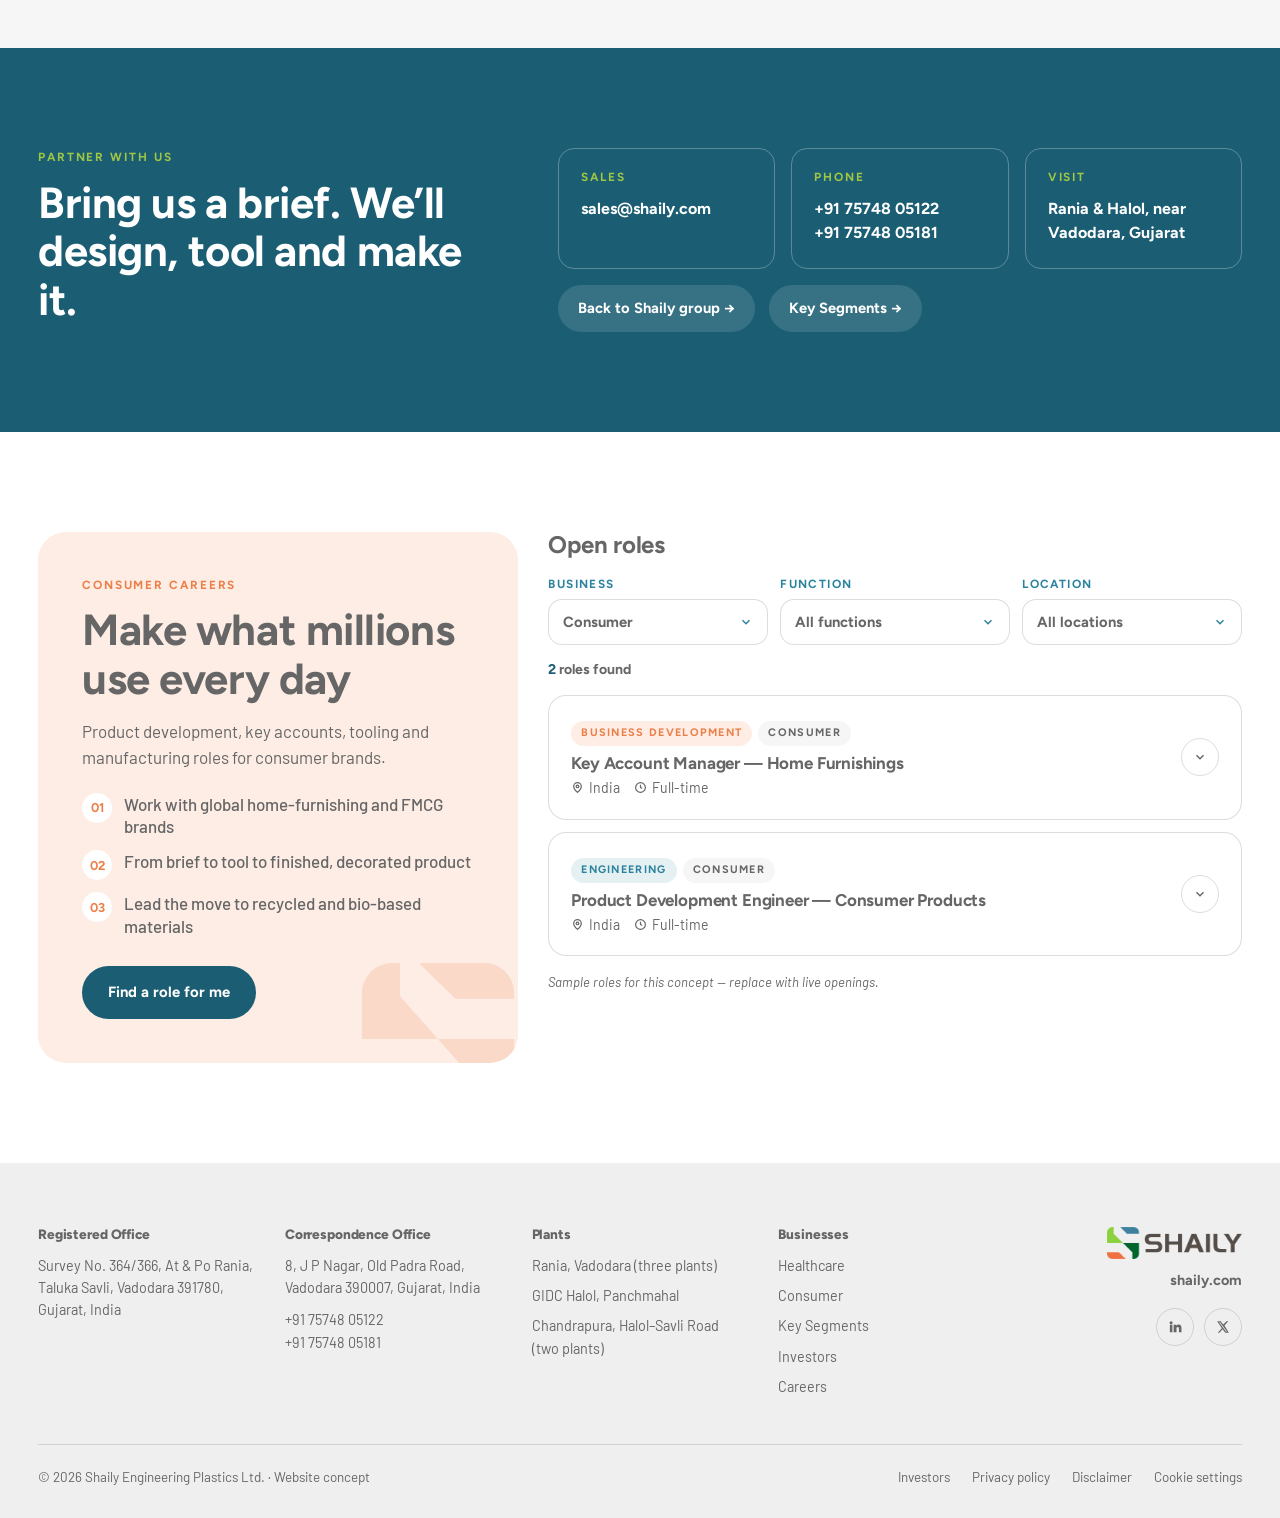
<file: consumer/index.html>
<!DOCTYPE html>
<html lang="en">
<head>
<meta charset="UTF-8">
<meta name="robots" content="noindex, nofollow">
<meta name="viewport" content="width=device-width, initial-scale=1.0">
<title>Consumer — Products for homes and families | Shaily concept</title>
<link rel="preconnect" href="https://fonts.googleapis.com"><link rel="preconnect" href="https://fonts.gstatic.com" crossorigin>
<link href="https://fonts.googleapis.com/css2?family=Figtree:wght@400;500;600;700;800&family=Barlow:wght@400;500;600&display=swap" rel="stylesheet">
<link rel="stylesheet" href="../assets/css/site.css">
</head>
<body>
<div class="ribbon">Website concept for Shaily Engineering Plastics Ltd. · Not the live site</div>
<header id="site-header"></header>
<div class="subnav"><div class="wrap">
  <div class="crumbs"><a href="../">Shaily</a><span>›</span><a href="../#businesses">Businesses</a><span>›</span><b>Consumer</b></div>
  <nav><a href="#products">Products</a><a href="#capabilities">Capabilities</a><a href="#sustainability">Sustainability</a><a href="#customers">Customers</a><a href="#contact">Partner with us</a><a href="#careers">Careers</a></nav>
</div></div>

<section class="phero orange">
  <div class="wrap phero-grid">
    <div class="reveal">
      <div class="eyebrow" style="color:var(--orange)">Consumer · Our founding business</div>
      <h1>Made for homes, <span>trusted by brands</span></h1>
      <p class="lead">Home furnishings, kitchen and storage, household care, personal-care and FMCG packaging, and carbon-steel furniture — from design and tooling to finished, decorated products, for the world’s best-loved brands.</p>
      <div class="hero-cta"><a href="#products" class="btn btn-primary">Explore products</a><a href="#contact" class="btn btn-outline">Talk to our team</a></div>
    </div>
    <div class="stage reveal" style="background:none"><div class="collage" id="collage"></div></div>
  </div>
  <div class="milestone orange"><svg class="sg"><use href="#S"/></svg><div class="wrap"><span class="badge">Partnerships</span><p>Many of our consumer relationships span 10 to 25 years — and last year we added five new programmes across three home-furnishing customers.</p><a class="btn btn-white" href="#customers">Our customers</a></div></div>
</section>
<section class="stats"><div class="wrap">
  <div class="stat"><strong>10–25</strong><span>Years with key customers</span></div>
  <div class="stat"><strong><span data-count="31">31</span>+</strong><span>Countries served</span></div>
  <div class="stat"><strong><span data-count="8">8</span></strong><span>Finishing processes in-house</span></div>
  <div class="stat"><strong><span data-count="100">100</span>%</strong><span>Renewable power</span></div>
</div></section>

<section class="section" id="products">
  <div class="wrap">
    <div class="sec-head reveal"><div><div class="eyebrow" style="color:var(--orange)">What we make</div><h2>From kitchen to closet</h2></div><p>Tap a category to see what we make and how.</p></div>
    <div class="prods" id="prods"></div>
  </div>
</section>

<section class="section caps" id="capabilities">
  <svg class="sg"><use href="#S"/></svg>
  <div class="wrap" style="position:relative">
    <div class="sec-head reveal"><div><div class="eyebrow">Capabilities</div><h2>End to end, design to delivery</h2></div><p style="color:#fff">Our engagement extends from product development to tooling, manufacturing, decoration and supply — combining aesthetics, function, durability and cost.</p></div>
    <div class="capx reveal" id="capCons"></div>
    <div class="shorts shortfeat reveal">
      <div class="short" data-short="shaily-tech-short-02-moulding"><video muted loop playsinline preload="none" poster="../assets/video/shaily-tech-short-02-moulding.jpg" src="../assets/video/shaily-tech-short-02-moulding.mp4"></video><span class="play"><svg width="20" height="20" viewBox="0 0 24 24" fill="currentColor"><path d="M8 5v14l11-7z"/></svg></span></div>
      <div style="border-radius:var(--r);background:rgba(255,255,255,.08);padding:36px;display:flex;flex-direction:column;justify-content:center"><div class="eyebrow">Tech short</div><h3 style="font-size:1.8rem;margin:10px 0">Precision moulding at scale</h3><p style="color:#fff;max-width:520px">Automated material feed, robot-tended lines and presses from small to large tonnage — fifteen seconds inside our moulding halls.</p><button class="btn btn-white" style="align-self:flex-start;margin-top:18px" data-short="shaily-tech-short-02-moulding">Play the short</button></div>
    </div>
  </div>
</section>

<section class="section" id="sustainability">
  <div class="wrap sus">
    <div class="sus-hero reveal" style="background-image:url(../assets/img/bio_tableware.webp)"><div class="eyebrow">Sustainability</div><h3>Better materials, same precision</h3><p>Bio-based and recycled polymers, ISCC Plus certification and renewable power — so brands can meet their own commitments.</p></div>
    <div class="reveal">
      <div class="sus-grid">
        <button class="metric" data-m="0"><strong>ISCC Plus</strong><span>Certified for sustainable, circular materials</span></button>
        <button class="metric" data-m="1"><strong>49%</strong><span>Polymer recycled</span></button>
        <button class="metric" data-m="2"><strong>100%</strong><span>Renewable power for operations</span></button>
        <button class="metric" data-m="3"><strong>Zero</strong><span>Landfill</span></button>
      </div>
    </div>
  </div>
</section>

<section class="section soft" id="customers">
  <div class="wrap">
    <div class="sec-head reveal"><div><div class="eyebrow">Customers</div><h2>Partners for 10 to 25 years</h2></div><p>We have served marquee customers in home furnishings, FMCG and personal care, many for well over a decade.</p></div>
    <div class="custs reveal" id="custs"></div>
  </div>
</section>

<section class="section contact" id="contact">
  <svg class="sg"><use href="#S"/></svg>
  <div class="wrap cgrid2">
    <div class="reveal"><div class="eyebrow">Partner with us</div><h2 style="margin-top:12px">Bring us a brief. We’ll design, tool and make it.</h2></div>
    <div class="reveal">
      <div class="regions"><div class="region"><h4>Sales</h4><a href="mailto:sales@shaily.com">sales@shaily.com</a></div><div class="region"><h4>Phone</h4><a href="tel:+917574805122">+91 75748 05122</a><a href="tel:+917574805181">+91 75748 05181</a></div><div class="region"><h4>Visit</h4><p>Rania &amp; Halol, near Vadodara, Gujarat</p></div></div>
      <div class="cmail"><a href="../">Back to Shaily group →</a><a href="../key-segments/">Key Segments →</a></div>
    </div>
  </div>
</section>

<section class="section" id="careers">
  <div class="wrap careers2">
    <div class="cintro reveal"><svg class="sg"><use href="#S"/></svg><div class="eyebrow" style="color:var(--orange)">Consumer careers</div><h2>Make what millions use every day</h2><p>Product development, key accounts, tooling and manufacturing roles for consumer brands.</p>
      <ul class="why"><li><b>01</b>Work with global home-furnishing and FMCG brands</li><li><b>02</b>From brief to tool to finished, decorated product</li><li><b>03</b>Lead the move to recycled and bio-based materials</li></ul>
      <button class="btn btn-primary" onclick="FW.open(null,'pick','consumer')">Find a role for me</button></div>
    <div class="cfind reveal" id="careersList"></div>
  </div>
</section>

<footer id="site-footer"></footer>
<script>window.PAGE={id:'consumer',business:'consumer'};</script>
<script src="../assets/js/data.js" data-root="../"></script>
<script src="../assets/js/site.js"></script>
<script>
(function(){
  var $=SH.$,$$=SH.$$;
  var col=[{src:'kitchen_jar.webp',cap:'Kitchen & dining'},{src:'brushes.webp',cap:'Household care'},{src:'cups_trays.webp',cap:'Storage & organisation'}];
  $('#collage').innerHTML=col.map(function(c,i){return '<div data-i="'+i+'" style="background-image:url('+IMG(c.src)+')"></div>'}).join('');
  $$('#collage div').forEach(function(d){d.onclick=function(){LB.open(col,+d.dataset.i)}});
  function openProd(i){var p=CONSUMER_PRODUCTS[i];RP.open({img:p.img,eyebrow:'Consumer',title:p.title,html:'<p>'+p.text+'</p>',list:p.list,ctas:[{label:'Discuss a programme',href:'mailto:sales@shaily.com?subject='+encodeURIComponent(p.title)}],prev:function(){openProd((i-1+CONSUMER_PRODUCTS.length)%CONSUMER_PRODUCTS.length)},next:function(){openProd((i+1)%CONSUMER_PRODUCTS.length)}})}
  $('#prods').innerHTML=CONSUMER_PRODUCTS.map(function(p,i){return '<button class="prod reveal '+p.tone+'" data-p="'+i+'"><div class="pimg" style="background-image:url('+IMG(p.img)+')"></div><span class="more"><svg width="14" height="14" viewBox="0 0 24 24" fill="none" stroke="currentColor" stroke-width="2.6"><path d="M12 5v14M5 12h14"/></svg></span><div class="pt"><h3>'+p.title+'</h3><p>'+p.short+'</p></div></button>'}).join('');
  $$('[data-p]').forEach(function(b){b.onclick=function(){openProd(+b.dataset.p)}});
  capExplorer($('#capCons'),CAP_CONS);
  var M=[['ISCC Plus','Certification for traceable sustainable and circular materials across the supply chain.'],['49% polymer recycled','Plastic scrap is recycled or reused wherever feasible, and recycled and bio-based polymers are increasingly used in products.'],['100% renewable power','All operating power comes from renewable sources, including a 1.3 MW rooftop solar plant.'],['Zero landfill','Residual waste goes only through authorised recycling and disposal channels.']];
  $$('[data-m]').forEach(function(b){b.onclick=function(){var m=M[+b.dataset.m];RP.open({img:'bio_tableware.webp',eyebrow:'Sustainability',title:m[0],html:'<p>'+m[1]+'</p>',chips:CERTS})}});
  $('#custs').innerHTML=CONSUMER_CUSTOMERS.map(function(c){return '<span>'+c+'</span>'}).join('');
  careersList($('#careersList'),'consumer');
  subnavSpy();observeReveal();
})();
</script>
</body>
</html>
</file>
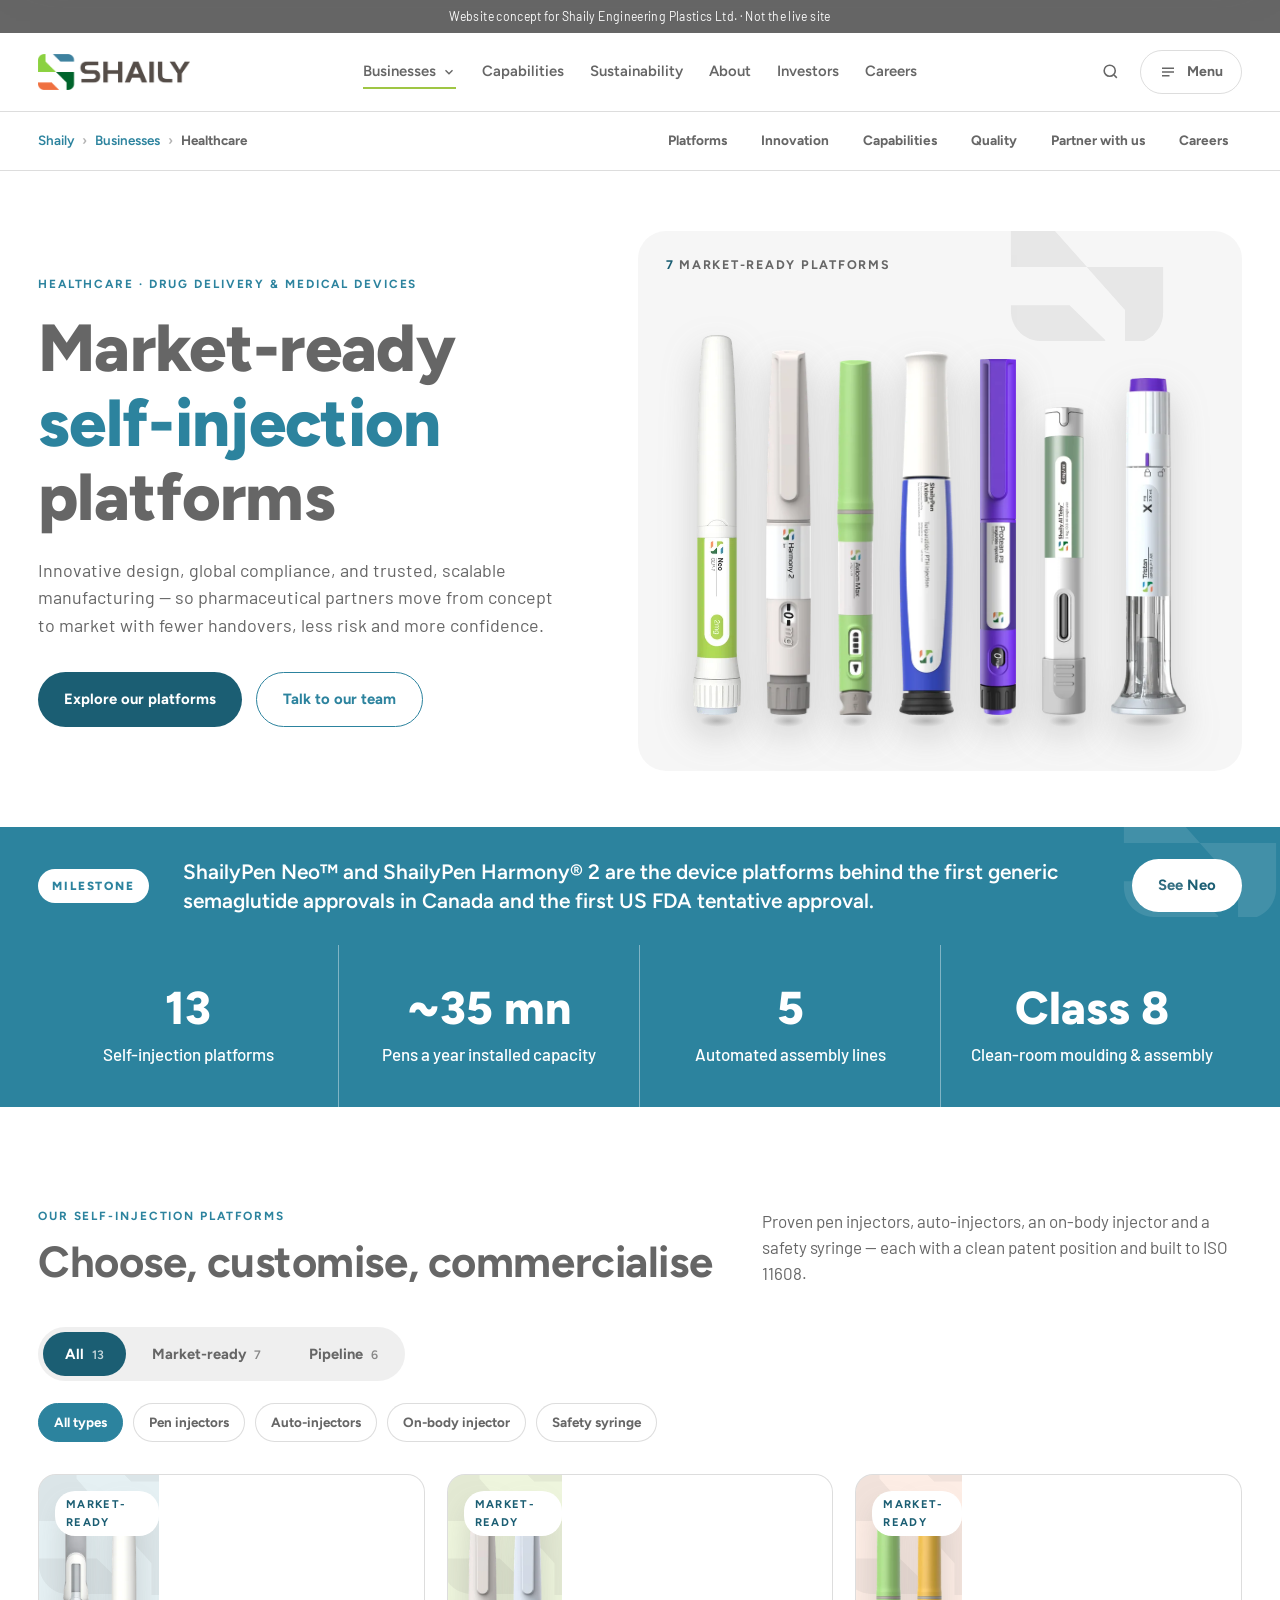
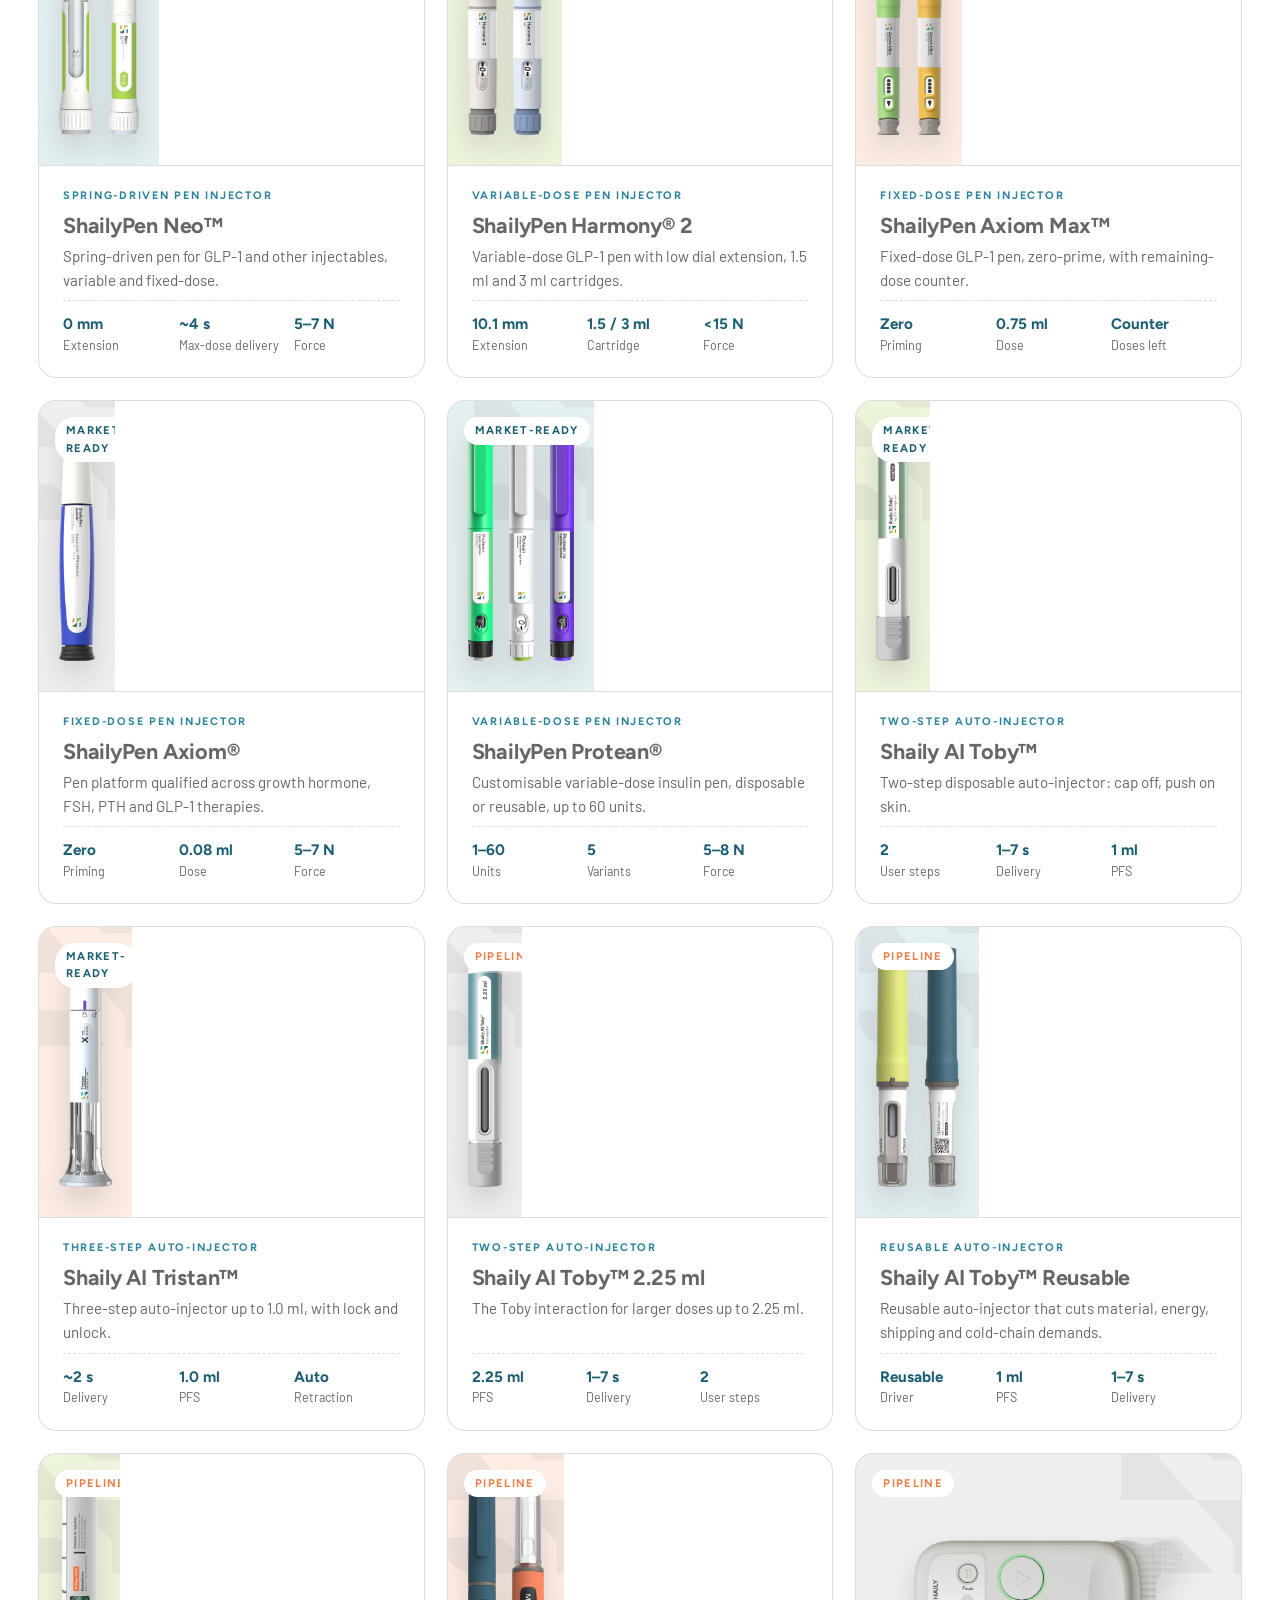
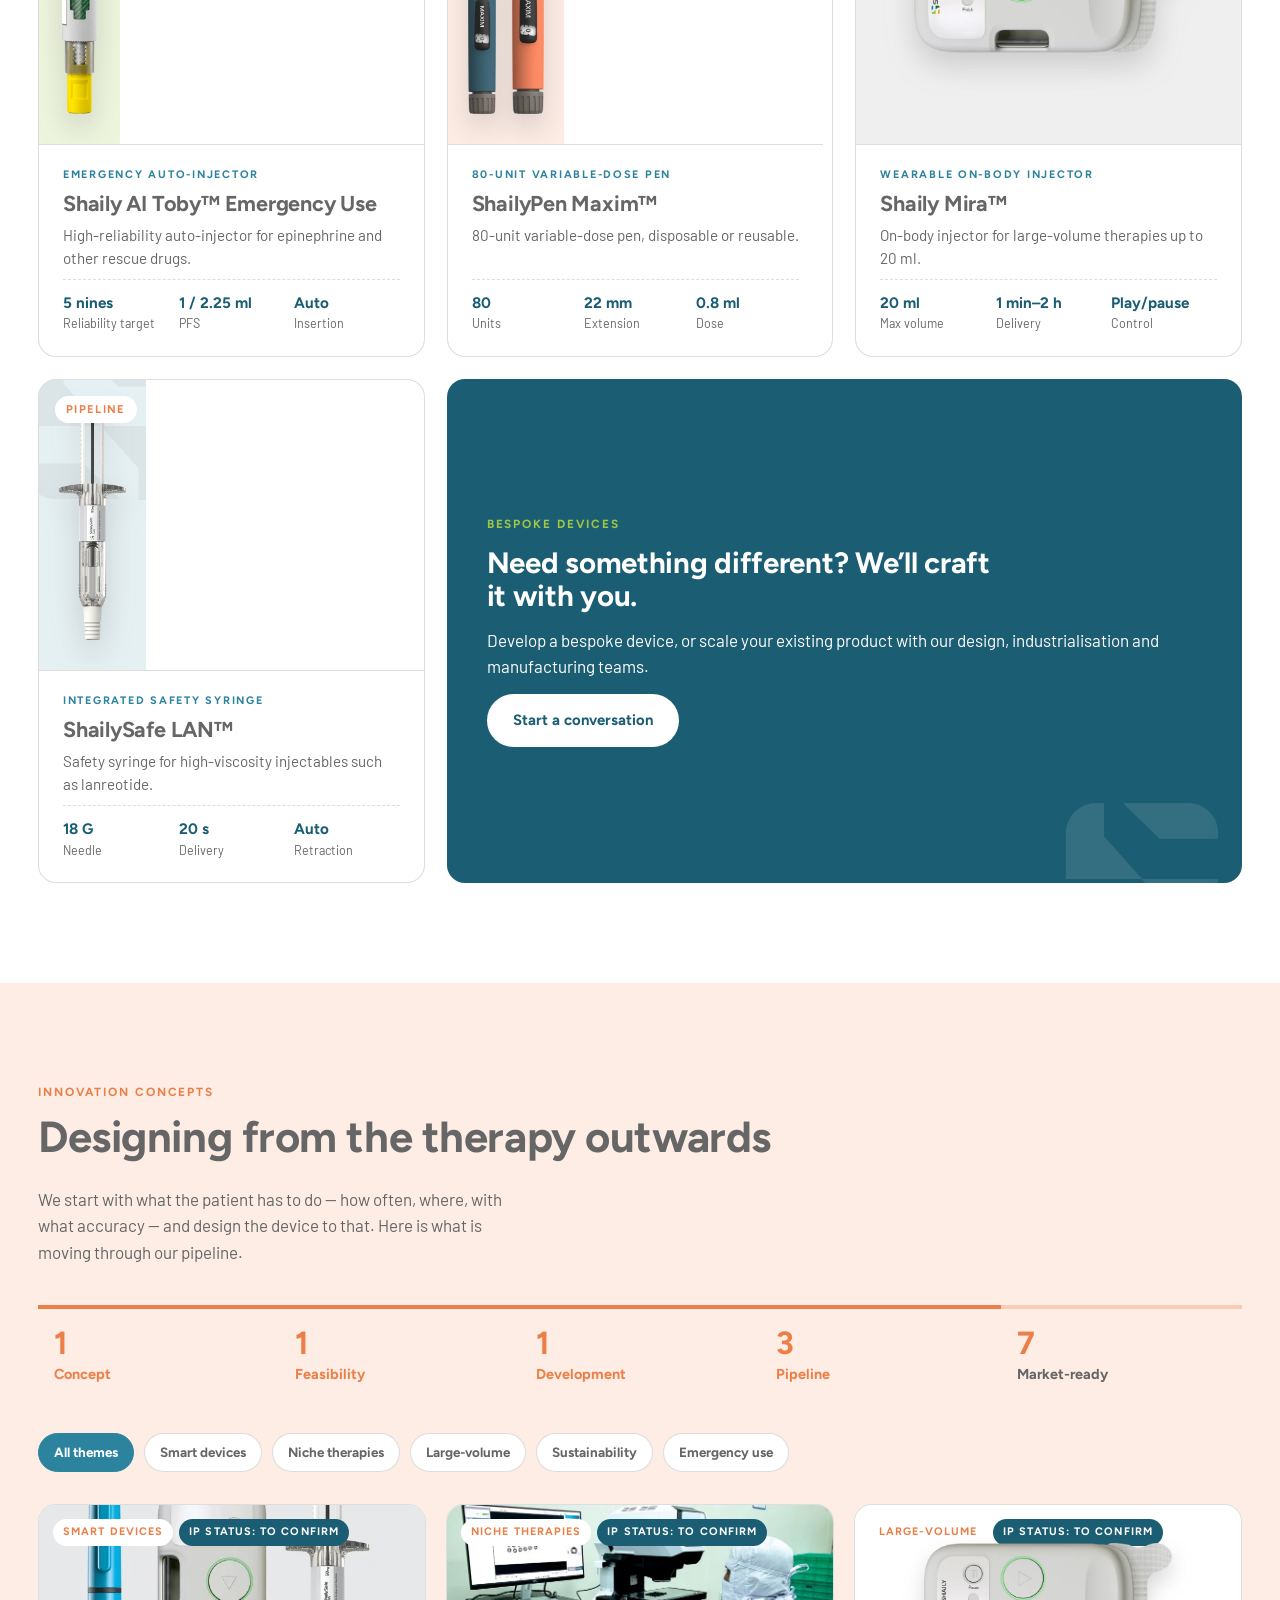
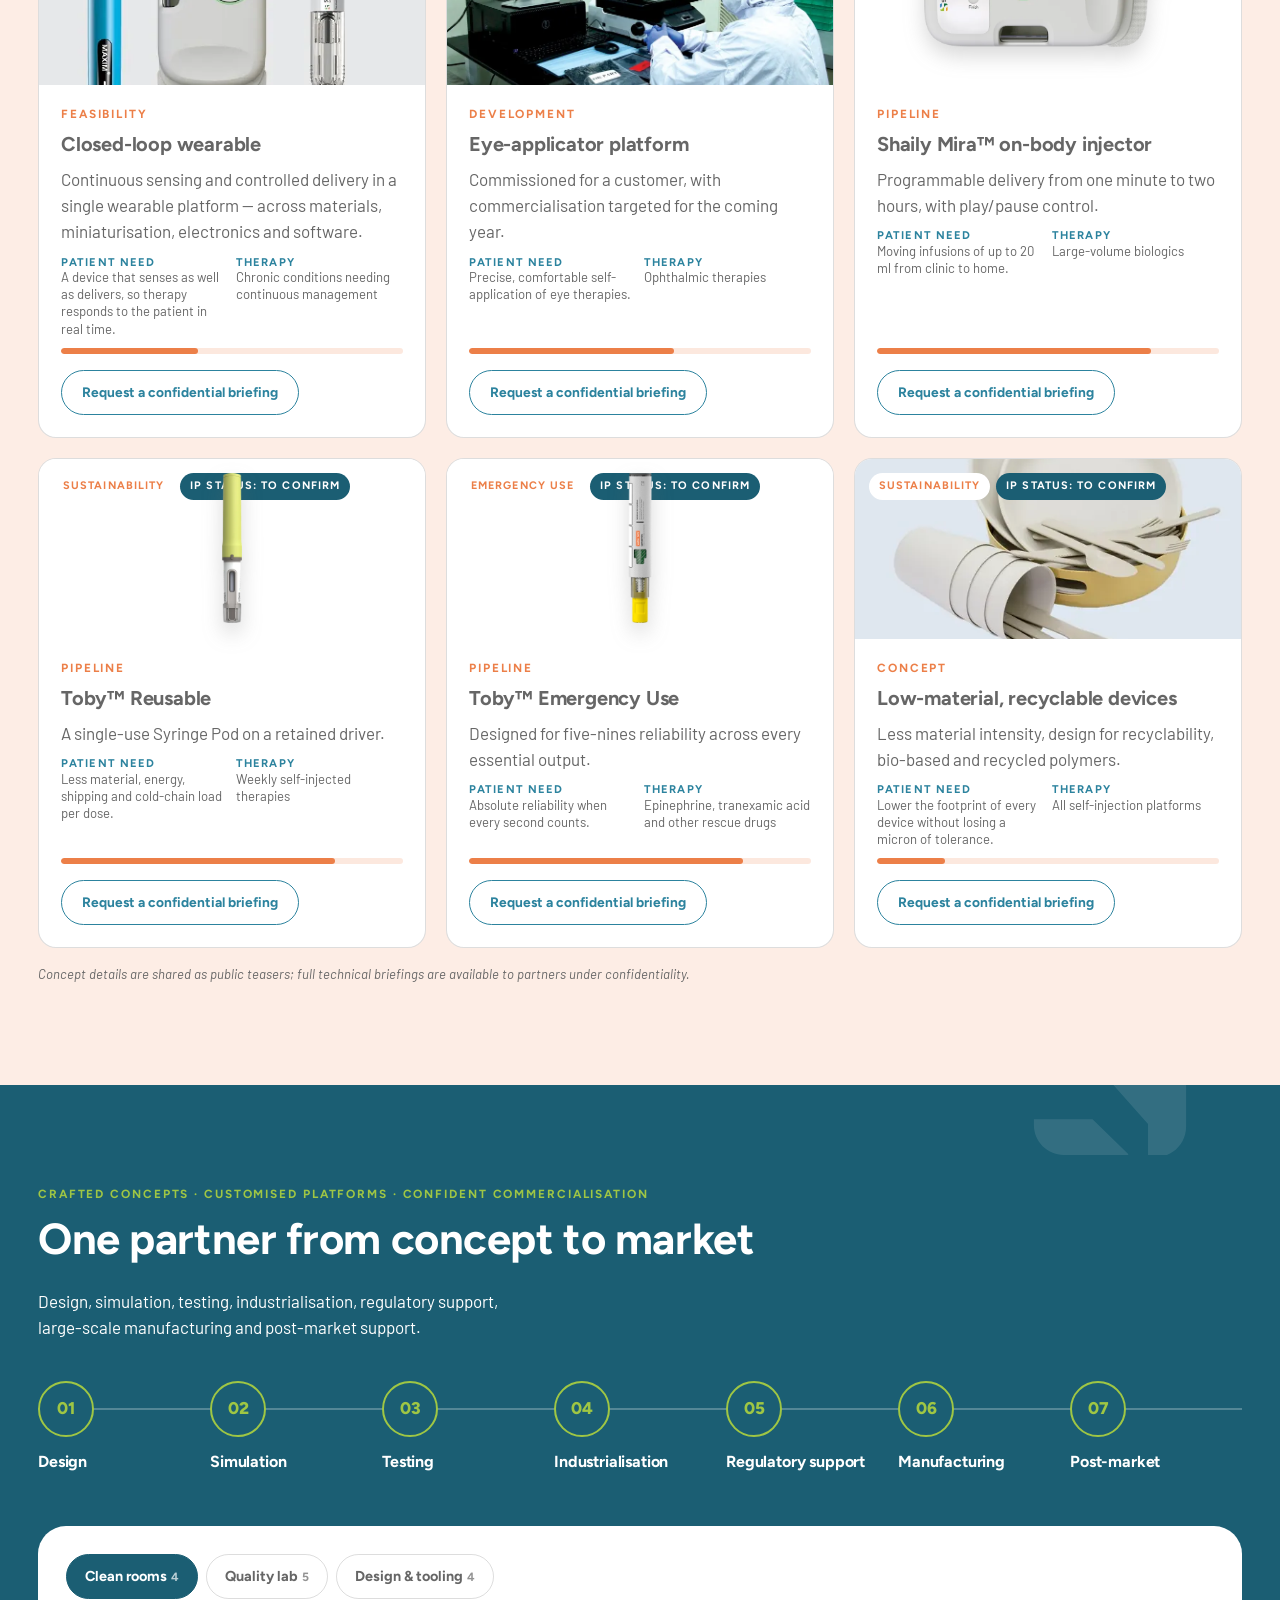
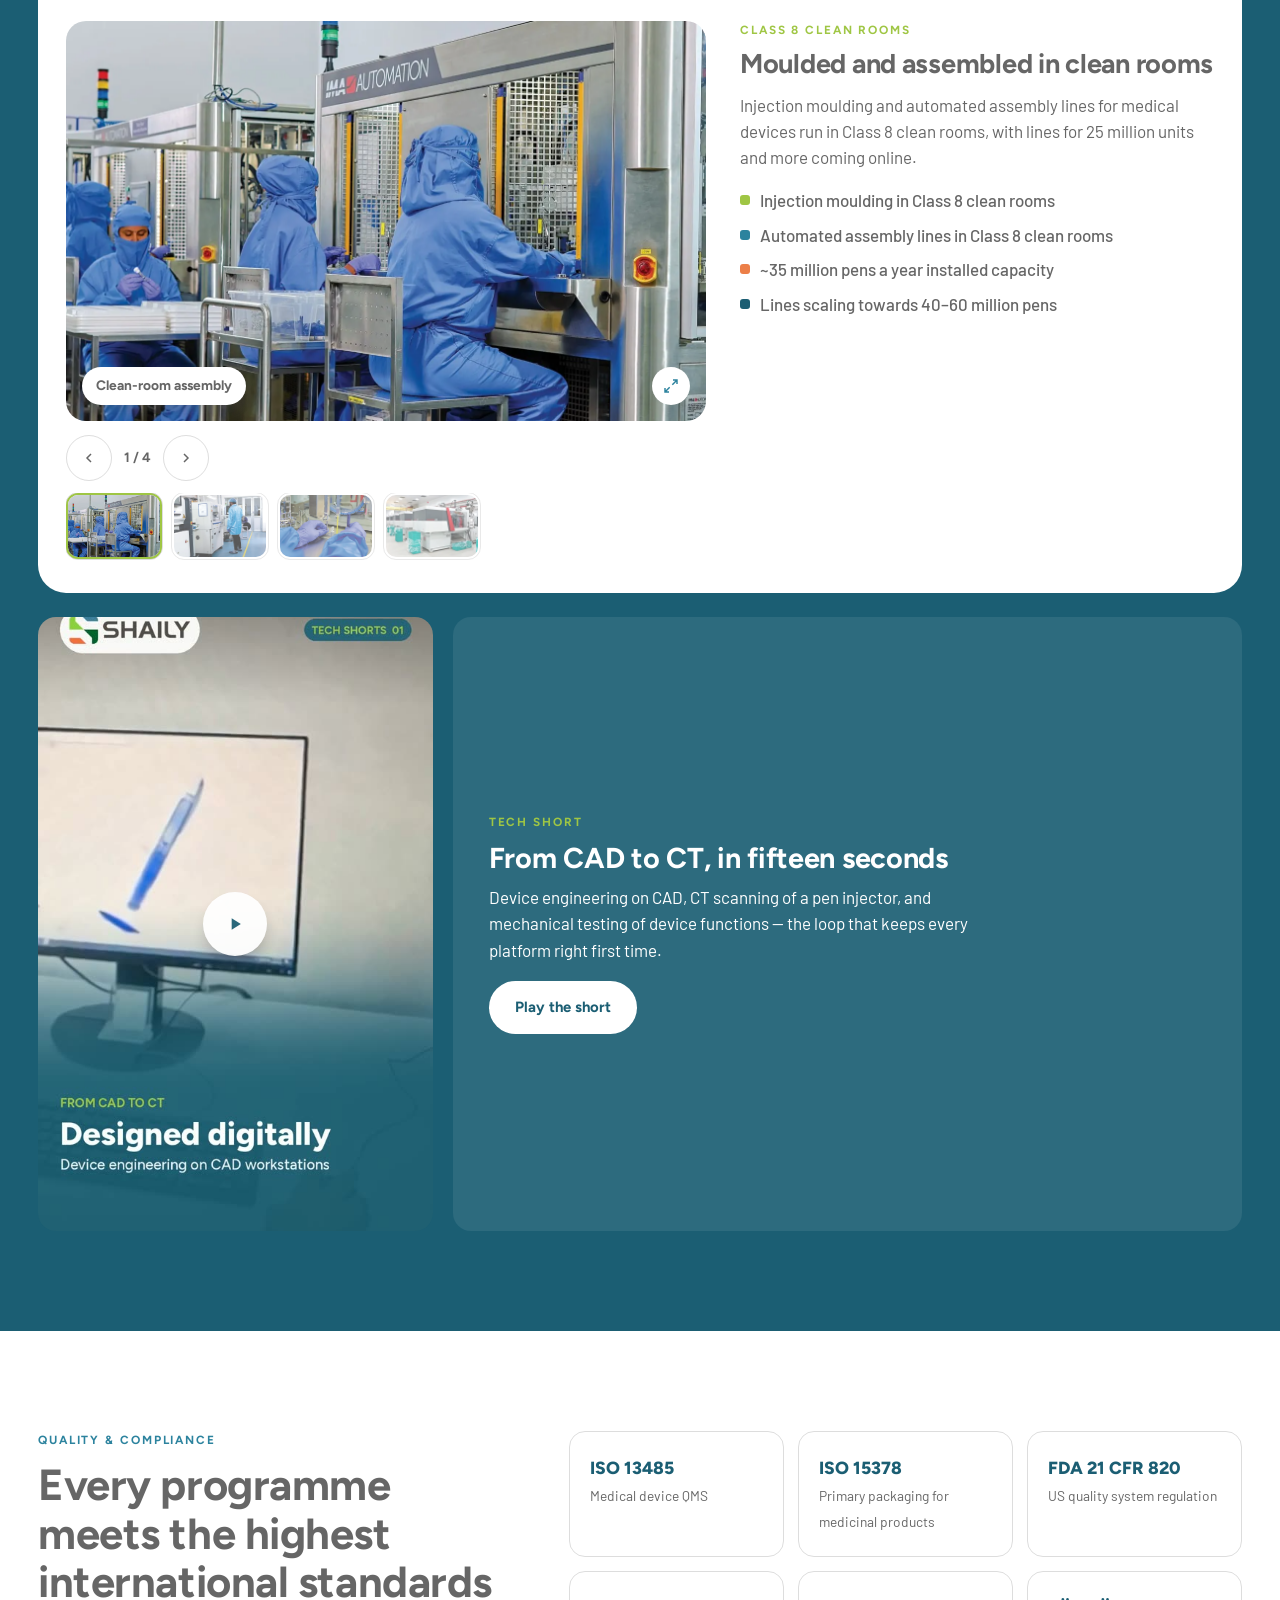
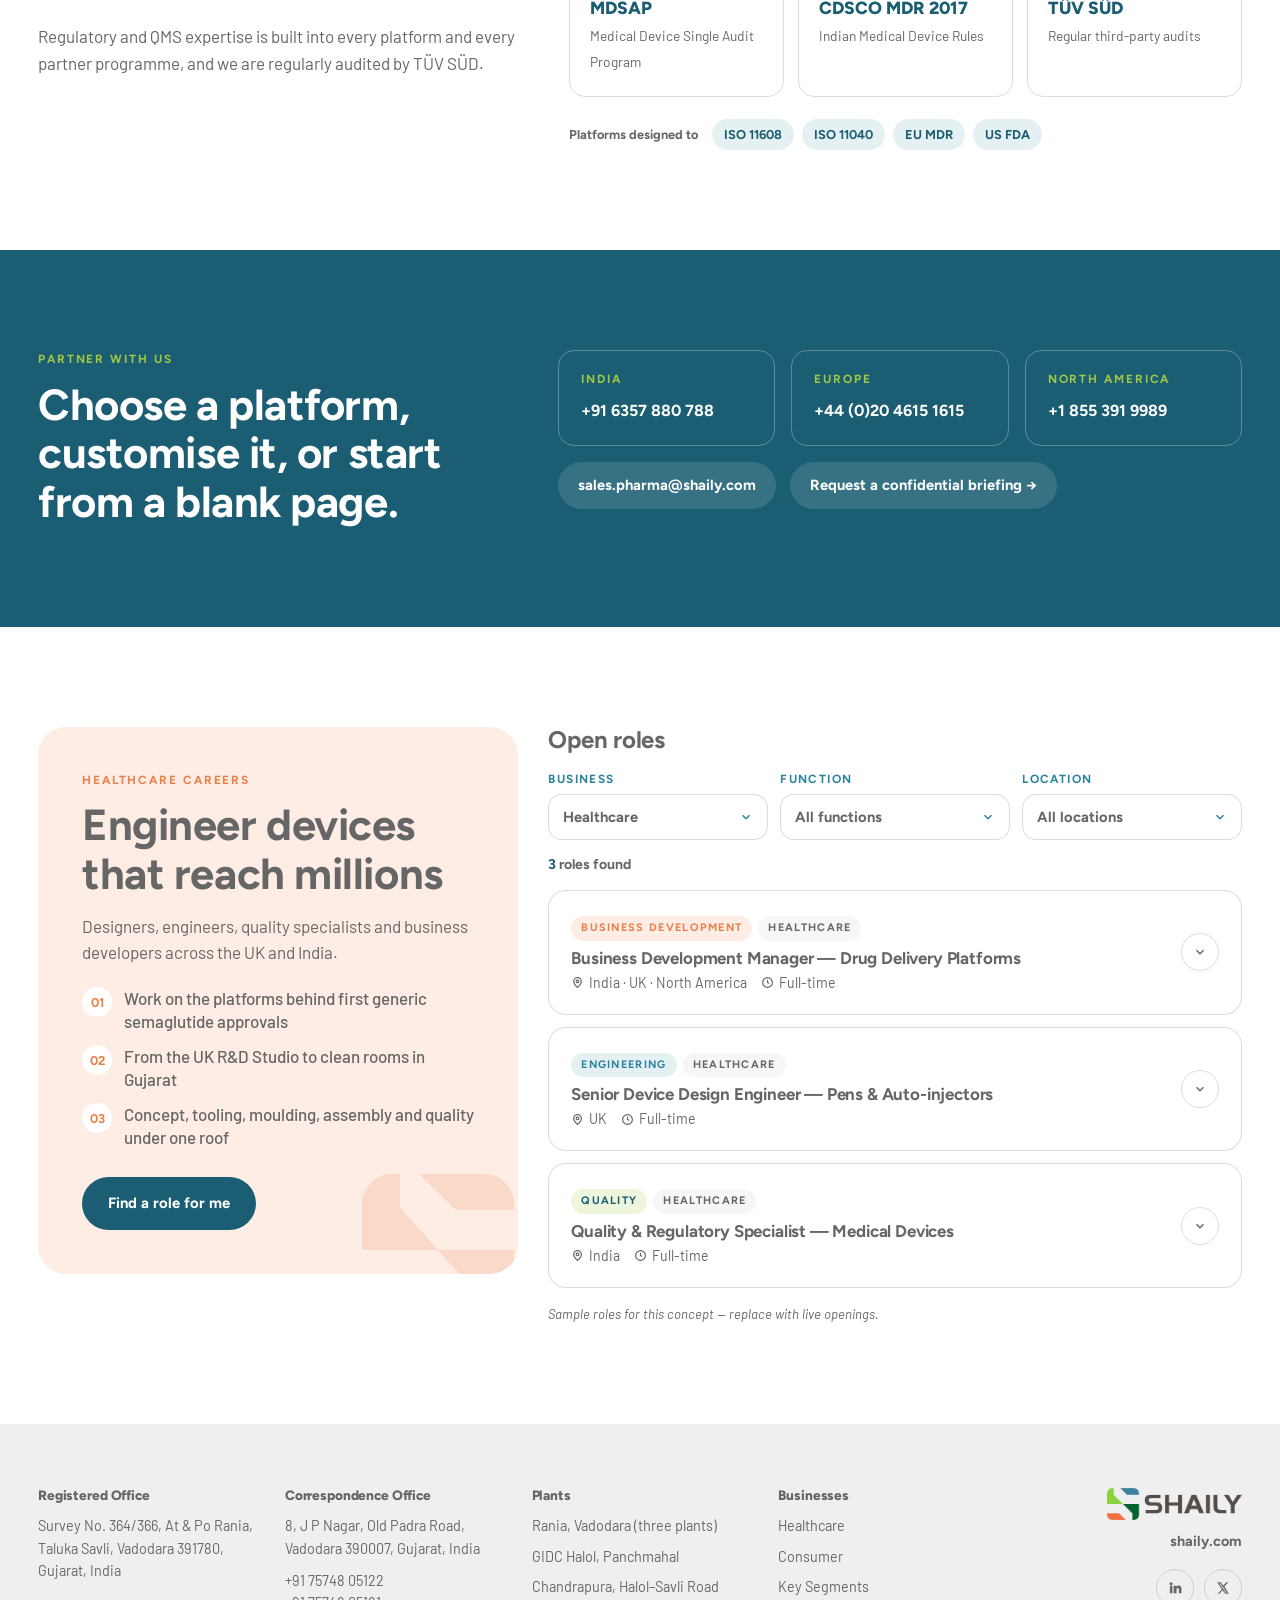
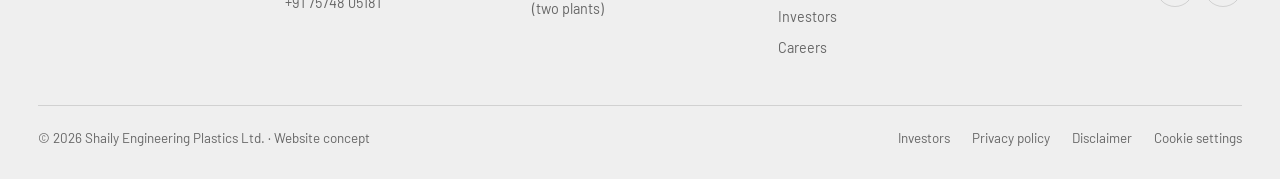
<file: healthcare/index.html>
<!DOCTYPE html>
<html lang="en">
<head>
<meta charset="UTF-8">
<meta name="robots" content="noindex, nofollow">
<meta name="viewport" content="width=device-width, initial-scale=1.0">
<title>Healthcare — Market-ready self-injection platforms | Shaily concept</title>
<link rel="preconnect" href="https://fonts.googleapis.com"><link rel="preconnect" href="https://fonts.gstatic.com" crossorigin>
<link href="https://fonts.googleapis.com/css2?family=Figtree:wght@400;500;600;700;800&family=Barlow:wght@400;500;600&display=swap" rel="stylesheet">
<link rel="stylesheet" href="../assets/css/site.css">
</head>
<body>
<div class="ribbon">Website concept for Shaily Engineering Plastics Ltd. · Not the live site</div>
<header id="site-header"></header>
<div class="subnav"><div class="wrap">
  <div class="crumbs"><a href="../">Shaily</a><span>›</span><a href="../#businesses">Businesses</a><span>›</span><b>Healthcare</b></div>
  <nav><a href="#platforms">Platforms</a><a href="#innovation">Innovation</a><a href="#capabilities">Capabilities</a><a href="#quality">Quality</a><a href="#contact">Partner with us</a><a href="#careers">Careers</a></nav>
</div></div>

<!-- HERO -->
<section class="phero">
  <div class="wrap phero-grid">
    <div class="reveal">
      <div class="eyebrow">Healthcare · Drug delivery &amp; medical devices</div>
      <h1>Market-ready <span>self-injection</span> platforms</h1>
      <p class="lead">Innovative design, global compliance, and trusted, scalable manufacturing — so pharmaceutical partners move from concept to market with fewer handovers, less risk and more confidence.</p>
      <div class="hero-cta"><a href="#platforms" class="btn btn-primary">Explore our platforms</a><a href="#contact" class="btn btn-outline">Talk to our team</a></div>
    </div>
    <div class="stage reveal"><svg class="sg"><use href="#S"/></svg><div class="stage-label"><b>7</b> market-ready platforms</div><div class="lineup" id="lineup"></div></div>
  </div>
  <div class="milestone"><svg class="sg"><use href="#S"/></svg><div class="wrap"><span class="badge">Milestone</span><p>ShailyPen Neo™ and ShailyPen Harmony® 2 are the device platforms behind the first generic semaglutide approvals in Canada and the first US FDA tentative approval.</p><button class="btn btn-white" onclick="openPlatform('neo')">See Neo</button></div></div>
</section>
<section class="stats"><div class="wrap">
  <div class="stat"><strong><span data-count="13">13</span></strong><span>Self-injection platforms</span></div>
  <div class="stat"><strong>~<span data-count="35">35</span> mn</strong><span>Pens a year installed capacity</span></div>
  <div class="stat"><strong><span data-count="5">5</span></strong><span>Automated assembly lines</span></div>
  <div class="stat"><strong>Class 8</strong><span>Clean-room moulding &amp; assembly</span></div>
</div></section>

<!-- PLATFORMS -->
<section class="section" id="platforms">
  <div class="wrap">
    <div class="sec-head reveal"><div><div class="eyebrow">Our self-injection platforms</div><h2>Choose, customise, commercialise</h2></div><p>Proven pen injectors, auto-injectors, an on-body injector and a safety syringe — each with a clean patent position and built to ISO 11608.</p></div>
    <div class="reveal">
      <div class="tabs"><button class="tab active" data-st="all">All <small>13</small></button><button class="tab" data-st="mr">Market-ready <small>7</small></button><button class="tab" data-st="pl">Pipeline <small>6</small></button></div>
      <div class="filters" id="ptypes"><button class="chip active" data-ty="all">All types</button><button class="chip" data-ty="pen">Pen injectors</button><button class="chip" data-ty="auto">Auto-injectors</button><button class="chip" data-ty="obi">On-body injector</button><button class="chip" data-ty="safe">Safety syringe</button></div>
    </div>
    <div class="pgrid" id="pgrid"></div>
  </div>
</section>

<!-- INNOVATION -->
<section class="section innov" id="innovation">
  <div class="wrap">
    <div class="sec-head reveal"><div><div class="eyebrow" style="color:var(--orange)">Innovation concepts</div><h2>Designing from the therapy outwards</h2></div><p>We start with what the patient has to do — how often, where, with what accuracy — and design the device to that. Here is what is moving through our pipeline.</p></div>
    <div class="stages reveal" id="stages"></div>
    <div class="filters reveal" id="themes"></div>
    <div class="cgrid" id="cgrid"></div>
    <p class="note">Concept details are shared as public teasers; full technical briefings are available to partners under confidentiality.</p>
  </div>
</section>

<!-- CAPABILITIES -->
<section class="section caps" id="capabilities">
  <svg class="sg"><use href="#S"/></svg>
  <div class="wrap" style="position:relative">
    <div class="sec-head reveal"><div><div class="eyebrow">Crafted concepts · Customised platforms · Confident commercialisation</div><h2>One partner from concept to market</h2></div><p style="color:#fff">Design, simulation, testing, industrialisation, regulatory support, large-scale manufacturing and post-market support.</p></div>
    <div class="chain reveal"><div class="step"><div class="n">01</div><h4>Design</h4></div><div class="step"><div class="n">02</div><h4>Simulation</h4></div><div class="step"><div class="n">03</div><h4>Testing</h4></div><div class="step"><div class="n">04</div><h4>Industrialisation</h4></div><div class="step"><div class="n">05</div><h4>Regulatory support</h4></div><div class="step"><div class="n">06</div><h4>Manufacturing</h4></div><div class="step"><div class="n">07</div><h4>Post-market</h4></div></div>
    <div class="capx reveal" id="capHC"></div>
    <div class="shorts shortfeat reveal">
      <div class="short" data-short="shaily-tech-short-01-cad-to-ct"><video muted loop playsinline preload="none" poster="../assets/video/shaily-tech-short-01-cad-to-ct.jpg" src="../assets/video/shaily-tech-short-01-cad-to-ct.mp4"></video><span class="play"><svg width="20" height="20" viewBox="0 0 24 24" fill="currentColor"><path d="M8 5v14l11-7z"/></svg></span></div>
      <div style="border-radius:var(--r);background:rgba(255,255,255,.08);padding:36px;display:flex;flex-direction:column;justify-content:center"><div class="eyebrow">Tech short</div><h3 style="font-size:1.8rem;margin:10px 0">From CAD to CT, in fifteen seconds</h3><p style="color:#fff;max-width:520px">Device engineering on CAD, CT scanning of a pen injector, and mechanical testing of device functions — the loop that keeps every platform right first time.</p><button class="btn btn-white" style="align-self:flex-start;margin-top:18px" data-short="shaily-tech-short-01-cad-to-ct">Play the short</button></div>
    </div>
  </div>
</section>

<!-- QUALITY -->
<section class="section" id="quality">
  <div class="wrap qgrid">
    <div class="reveal"><div class="eyebrow">Quality &amp; compliance</div><h2 style="margin:12px 0 16px">Every programme meets the highest international standards</h2><p>Regulatory and QMS expertise is built into every platform and every partner programme, and we are regularly audited by TÜV SÜD.</p></div>
    <div class="reveal">
      <div class="badges">
        <div class="badge-q"><b>ISO 13485</b><span>Medical device QMS</span></div><div class="badge-q"><b>ISO 15378</b><span>Primary packaging for medicinal products</span></div><div class="badge-q"><b>FDA 21 CFR 820</b><span>US quality system regulation</span></div>
        <div class="badge-q"><b>MDSAP</b><span>Medical Device Single Audit Program</span></div><div class="badge-q"><b>CDSCO MDR 2017</b><span>Indian Medical Device Rules</span></div><div class="badge-q"><b>TÜV SÜD</b><span>Regular third-party audits</span></div>
      </div>
      <div class="std"><em>Platforms designed to</em><span>ISO 11608</span><span>ISO 11040</span><span>EU MDR</span><span>US FDA</span></div>
    </div>
  </div>
</section>

<!-- CONTACT -->
<section class="section contact" id="contact">
  <svg class="sg"><use href="#S"/></svg>
  <div class="wrap cgrid2">
    <div class="reveal"><div class="eyebrow">Partner with us</div><h2 style="margin-top:12px">Choose a platform, customise it, or start from a blank page.</h2></div>
    <div class="reveal">
      <div class="regions"><div class="region"><h4>India</h4><a href="tel:+916357880788">+91 6357 880 788</a></div><div class="region"><h4>Europe</h4><a href="tel:+442046151615">+44 (0)20 4615 1615</a></div><div class="region"><h4>North America</h4><a href="tel:+18553919989">+1 855 391 9989</a></div></div>
      <div class="cmail"><a href="mailto:sales.pharma@shaily.com">sales.pharma@shaily.com</a><a href="#innovation">Request a confidential briefing →</a></div>
    </div>
  </div>
</section>

<!-- CAREERS -->
<section class="section" id="careers">
  <div class="wrap careers2">
    <div class="cintro reveal"><svg class="sg"><use href="#S"/></svg><div class="eyebrow" style="color:var(--orange)">Healthcare careers</div><h2>Engineer devices that reach millions</h2><p>Designers, engineers, quality specialists and business developers across the UK and India.</p>
      <ul class="why"><li><b>01</b>Work on the platforms behind first generic semaglutide approvals</li><li><b>02</b>From the UK R&amp;D Studio to clean rooms in Gujarat</li><li><b>03</b>Concept, tooling, moulding, assembly and quality under one roof</li></ul>
      <button class="btn btn-primary" onclick="FW.open(null,'pick','healthcare')">Find a role for me</button></div>
    <div class="cfind reveal" id="careersList"></div>
  </div>
</section>

<footer id="site-footer"></footer>
<script>window.PAGE={id:'healthcare',business:'healthcare'};</script>
<script src="../assets/js/data.js" data-root="../"></script>
<script src="../assets/js/site.js"></script>
<script>
(function(){
  var $=SH.$,$$=SH.$$;
  var TINT=['var(--teal-t)','var(--green-t)','var(--orange-t)','var(--grey10)'];
  var byId=function(id){return PLATFORMS.filter(function(p){return p.id===id})[0]};
  /* lineup */
  var line=['neo','harmony','axiommax','axiom','protean','toby','tristan'],img={neo:'neo_b',harmony:'harmony_a',axiommax:'axiommax_a',axiom:'axiom',protean:'protean_c',toby:'toby_a',tristan:'tristan'};
  function sizeLine(){var max=innerWidth<700?250:(innerWidth<1100?320:380);$('#lineup').innerHTML=line.map(function(id){var p=byId(id);return '<div class="dev" onclick="openPlatform(\''+id+'\')"><span class="tip">'+p.name+'</span><img src="'+DEV(img[id])+'" alt="'+p.name+'" style="height:'+Math.round(max*p.len/169)+'px"></div>'}).join('')}
  sizeLine();addEventListener('resize',function(){clearTimeout(window._lt);window._lt=setTimeout(sizeLine,150)});
  /* platform pop-up */
  window.openPlatform=function(id){var p=byId(id),i=PLATFORMS.indexOf(p);
    RP.open({devs:p.imgs,wide:p.wide,bg:TINT[i%4],eyebrow:(p.status==='mr'?'Market-ready':'Pipeline')+' · '+p.kind,title:p.name,html:'<p>'+p.desc+'</p>',facts:p.key,chips:p.variants,table:p.spec,
      ctas:[{label:'Enquire about this platform',href:'mailto:sales.pharma@shaily.com?subject='+encodeURIComponent(p.name.replace(/[™®]/g,''))+'%20enquiry'},{label:'Request a briefing',fn:function(){briefing(p.name)}}],
      prev:function(){openPlatform(PLATFORMS[(i-1+PLATFORMS.length)%PLATFORMS.length].id)},next:function(){openPlatform(PLATFORMS[(i+1)%PLATFORMS.length].id)}})};
  /* platform grid */
  var st='all',ty='all';
  function drawP(){var list=PLATFORMS.filter(function(p){return(st==='all'||p.status===st)&&(ty==='all'||p.type===ty)});var g=$('#pgrid');
    g.innerHTML=list.map(function(p,k){var i=PLATFORMS.indexOf(p);return '<button class="pcard" style="animation-delay:'+k*45+'ms" onclick="openPlatform(\''+p.id+'\')"><div class="pvis" style="background:'+TINT[i%4]+'"><svg class="sg"><use href="#S"/></svg><span class="pstatus '+p.status+'">'+(p.status==='mr'?'Market-ready':'Pipeline')+'</span>'+p.imgs.map(function(d){return '<img class="'+(p.wide?'wide':'')+'" src="'+DEV(d)+'" alt="">'}).join('')+'</div><div class="pbody"><div class="eyebrow">'+p.kind+'</div><h3>'+p.name+'</h3><p>'+p.tag+'</p><div class="pspecs">'+p.key.map(function(k){return '<div><b>'+k[0]+'</b>'+k[1]+'</div>'}).join('')+'</div></div></button>'}).join('');
    if(list.length){var cols=getComputedStyle(g).gridTemplateColumns.split(' ').length,rem=(cols-list.length%cols)%cols;g.insertAdjacentHTML('beforeend','<div class="bespoke" style="grid-column:span '+(rem||cols)+'"><svg class="sg"><use href="#S"/></svg><div class="eyebrow">Bespoke devices</div><h3>Need something different? We’ll craft it with you.</h3><p>Develop a bespoke device, or scale your existing product with our design, industrialisation and manufacturing teams.</p><a href="#contact" class="btn btn-white">Start a conversation</a></div>')}}
  $$('.tab').forEach(function(t){t.onclick=function(){st=t.dataset.st;$$('.tab').forEach(function(x){x.classList.toggle('active',x===t)});drawP()}});
  $$('#ptypes .chip').forEach(function(c){c.onclick=function(){ty=c.dataset.ty;$$('#ptypes .chip').forEach(function(x){x.classList.toggle('active',x===c)});drawP()}});
  drawP();addEventListener('resize',function(){clearTimeout(window._pt);window._pt=setTimeout(drawP,200)});
  /* innovation concepts */
  var stg=-1,th='all';
  $('#stages').innerHTML=STAGES.map(function(s,i){var n=i===4?PLATFORMS.filter(function(p){return p.status==='mr'}).length:CONCEPTS.filter(function(c){return c.stage===i}).length;return '<button class="stg" data-i="'+i+'"><b>'+n+'</b><span>'+s+'</span></button>'}).join('');
  $('#themes').innerHTML='<button class="chip active" data-th="all">All themes</button>'+Object.keys(THEMES).map(function(k){return '<button class="chip" data-th="'+k+'">'+THEMES[k]+'</button>'}).join('');
  function drawC(){var list=CONCEPTS.filter(function(c){return(stg<0||c.stage===stg)&&(th==='all'||c.theme===th)});
    $$('.stg').forEach(function(b){b.classList.toggle('on',+b.dataset.i===stg||(stg<0&&+b.dataset.i<4))});
    $('#cgrid').innerHTML=list.map(function(c,k){return '<article class="ccard" style="animation-delay:'+k*50+'ms"><div class="cvis" style="'+(c.img?'background-image:url('+IMG(c.img)+')':'')+'"><div class="ctag"><span>'+THEMES[c.theme]+'</span><span class="pat">'+(c.ip||'IP status: to confirm')+'</span></div>'+(c.dev?'<img class="'+(c.dev==='mira'?'wide':'')+'" src="'+DEV(c.dev)+'" alt="">':'')+'</div><div class="cbody"><div class="eyebrow" style="color:var(--orange)">'+STAGES[c.stage]+'</div><h3>'+c.title+'</h3><p>'+c.teaser+'</p><div class="cmeta"><div><b>Patient need</b>'+c.need+'</div><div><b>Therapy</b>'+c.therapy+'</div></div><div class="cbar"><i style="width:'+((c.stage+1)/5*100)+'%"></i></div><button class="btn btn-outline btn-sm" data-cid="'+c.id+'">Request a confidential briefing</button></div></article>'}).join('')||(stg===4?'<p>Market-ready concepts are now platforms — <a class="link-arrow" href="#platforms">see the platform explorer</a>.</p>':'<p>No concepts at this stage and theme yet.</p>');
    $$('[data-cid]').forEach(function(b){b.onclick=function(){var c=CONCEPTS.filter(function(x){return x.id===b.dataset.cid})[0];briefing(c.title,c)}})}
  $$('.stg').forEach(function(b){b.onclick=function(){var i=+b.dataset.i;stg=stg===i?-1:i;if(i===4&&stg===4){location.hash='';}drawC()}});
  $$('#themes .chip').forEach(function(c){c.onclick=function(){th=c.dataset.th;$$('#themes .chip').forEach(function(x){x.classList.toggle('active',x===c)});drawC()}});
  drawC();
  /* briefing request pop-up (demo form) */
  window.briefing=function(name,c){RP.open({img:c&&c.img?c.img:'device_trio.webp',devs:c&&c.dev?[c.dev]:null,wide:c&&c.dev==='mira',bg:'var(--orange-t)',eyebrow:'Confidential briefing',title:name,
    html:(c?'<p>'+c.teaser+'</p>':'')+'<form class="fform" id="bform" novalidate style="margin-top:10px"><label>Name<input name="n"></label><label>Company<input name="c"></label><label>Work email<input name="e" type="email"></label><label>Your programme (optional)<textarea name="m" rows="3" placeholder="Molecule, indication, timelines…"></textarea></label><button class="btn btn-primary" type="submit">Request briefing</button><p class="fdemo">Concept demo — nothing is sent. Briefings are shared under NDA.</p></form>'});
    var f=$('#bform');f.onsubmit=function(e){e.preventDefault();var ok=true;['n','c','e'].forEach(function(k){var el=f.elements[k],bad=!el.value.trim()||(k==='e'&&!/^\S+@\S+\.\S+$/.test(el.value));el.classList.toggle('err',bad);if(bad)ok=false});if(!ok)return;f.outerHTML='<div class="fcard"><h5>Thank you</h5><p>On the live site, our healthcare business development team would contact you to arrange an NDA and briefing.</p></div>'}};
  capExplorer($('#capHC'),CAP_HC);
  careersList($('#careersList'),'healthcare');
  subnavSpy();observeReveal();
})();
</script>
</body>
</html>
</file>
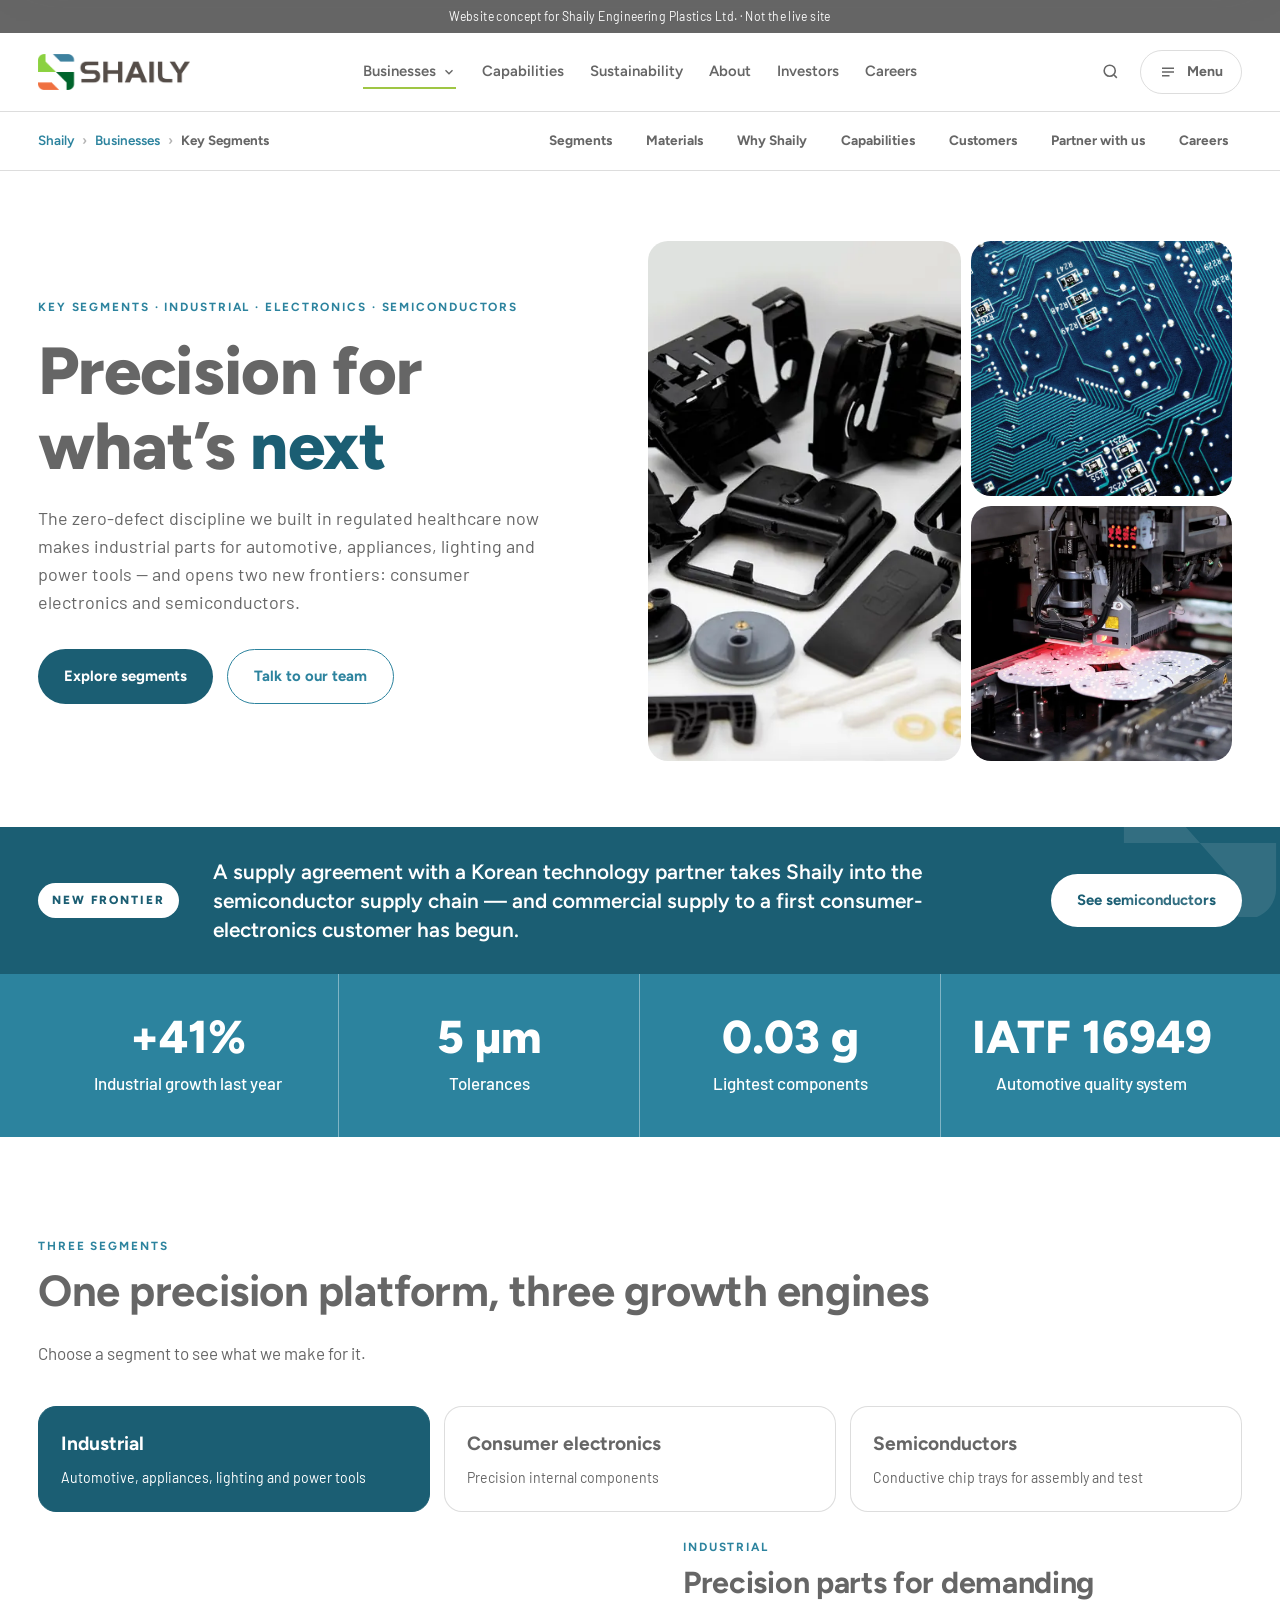
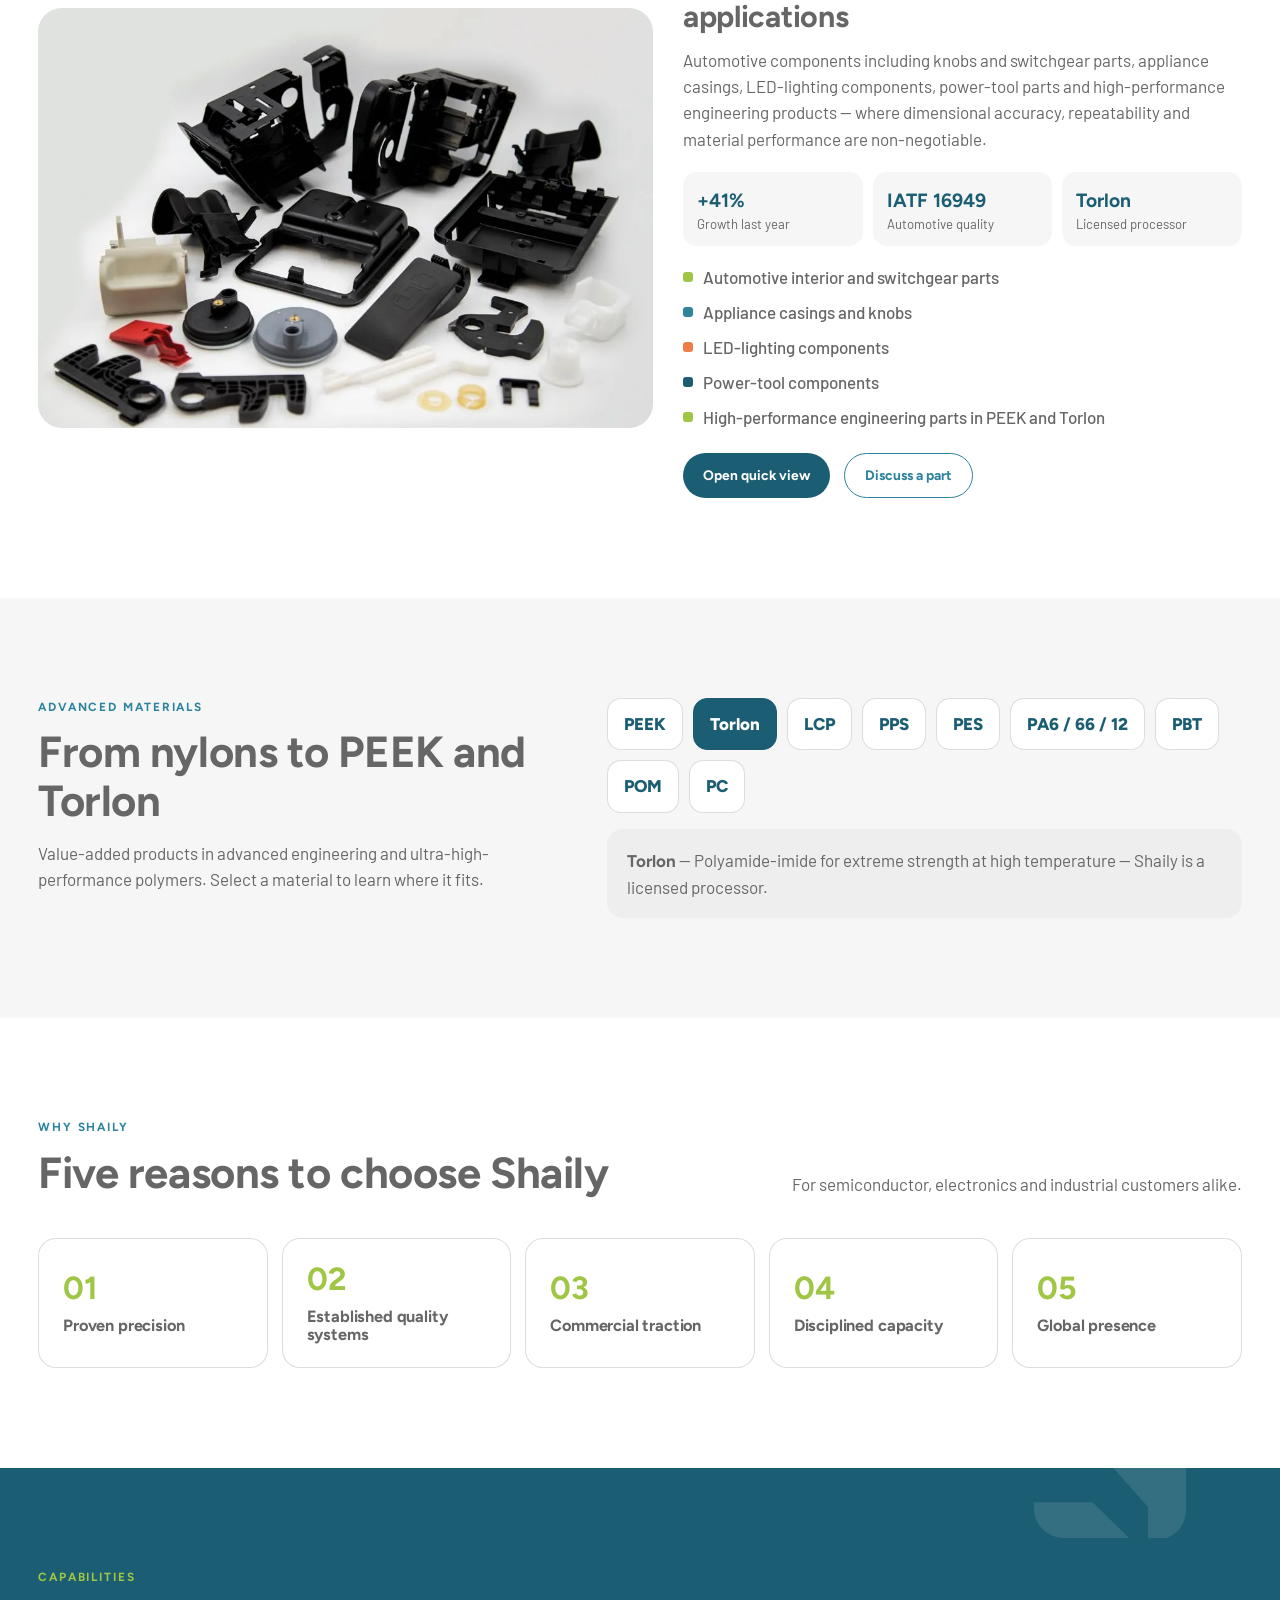
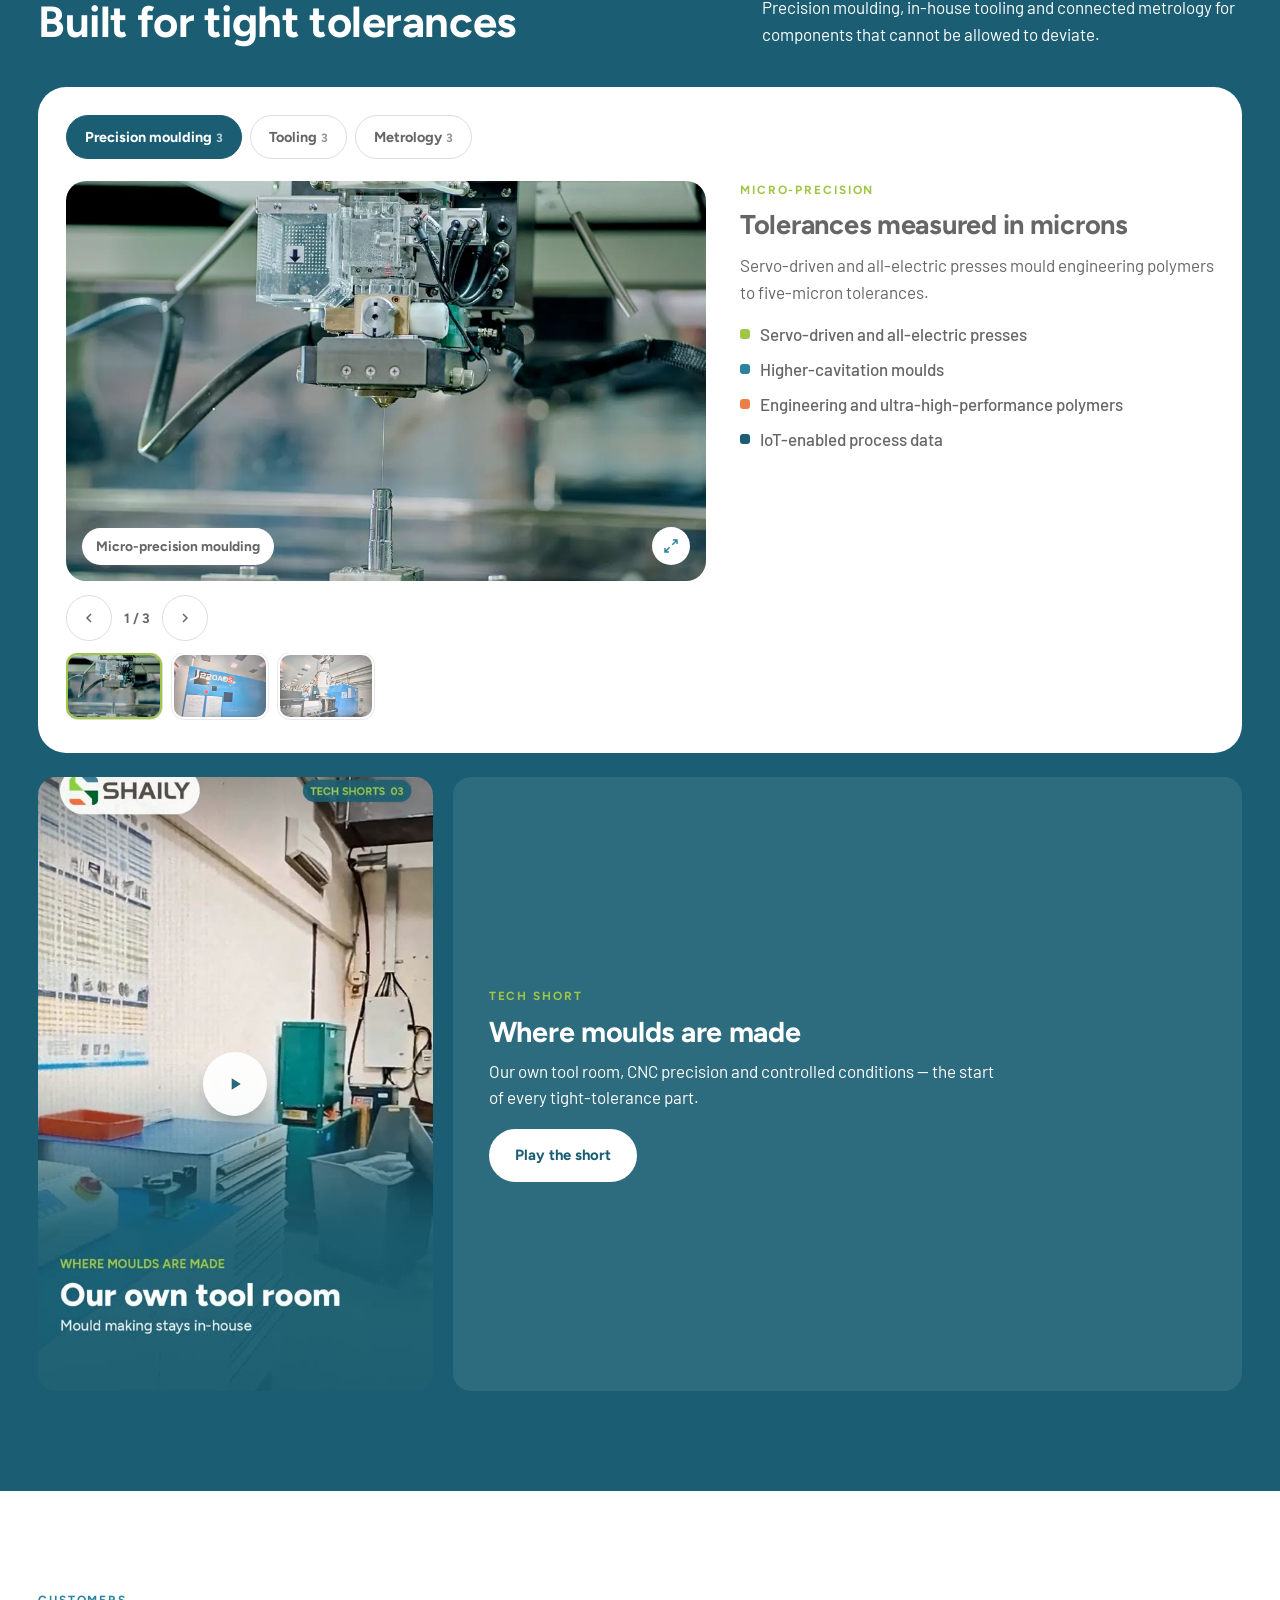
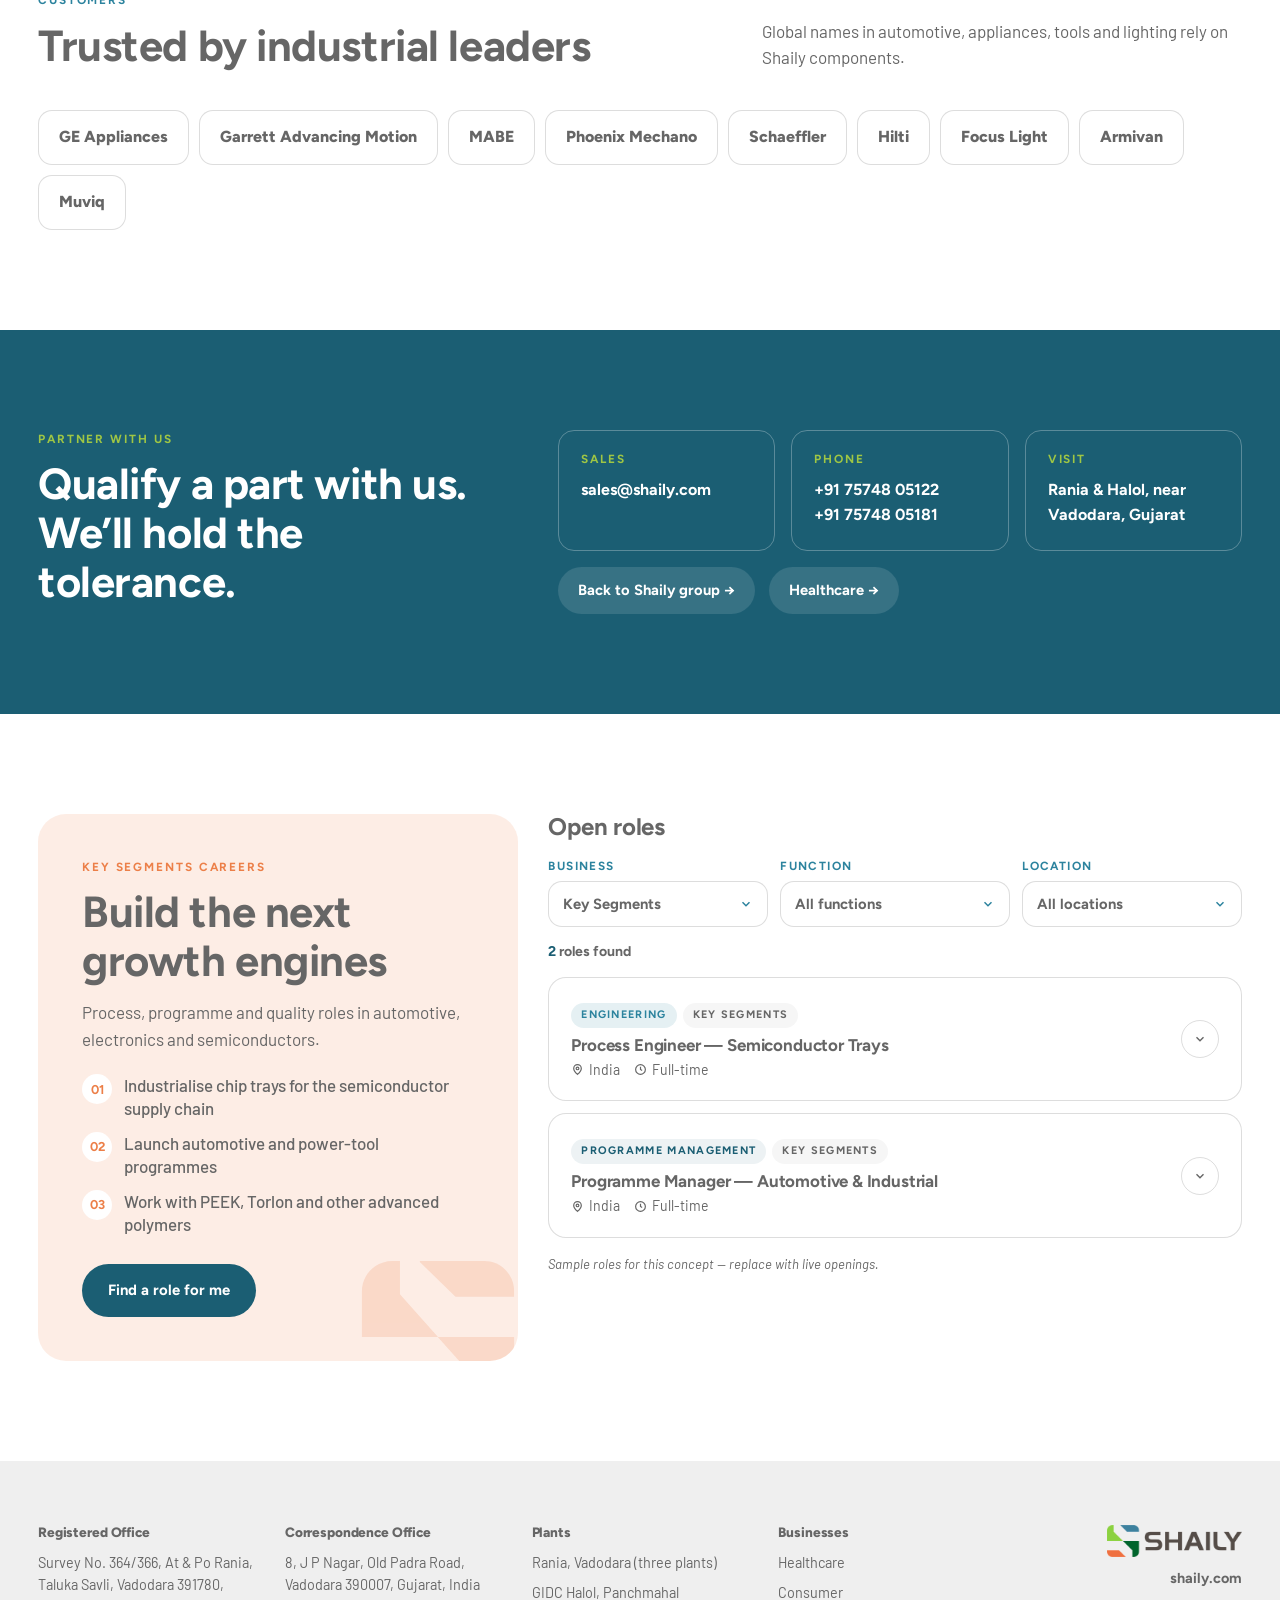
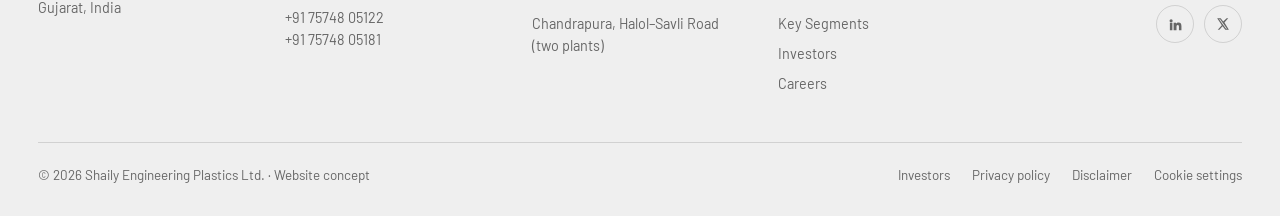
<file: key-segments/index.html>
<!DOCTYPE html>
<html lang="en">
<head>
<meta charset="UTF-8">
<meta name="robots" content="noindex, nofollow">
<meta name="viewport" content="width=device-width, initial-scale=1.0">
<title>Key Segments — Industrial, electronics and semiconductors | Shaily concept</title>
<link rel="preconnect" href="https://fonts.googleapis.com"><link rel="preconnect" href="https://fonts.gstatic.com" crossorigin>
<link href="https://fonts.googleapis.com/css2?family=Figtree:wght@400;500;600;700;800&family=Barlow:wght@400;500;600&display=swap" rel="stylesheet">
<link rel="stylesheet" href="../assets/css/site.css">
</head>
<body>
<div class="ribbon">Website concept for Shaily Engineering Plastics Ltd. · Not the live site</div>
<header id="site-header"></header>
<div class="subnav"><div class="wrap">
  <div class="crumbs"><a href="../">Shaily</a><span>›</span><a href="../#businesses">Businesses</a><span>›</span><b>Key Segments</b></div>
  <nav><a href="#segments">Segments</a><a href="#materials">Materials</a><a href="#why">Why Shaily</a><a href="#capabilities">Capabilities</a><a href="#customers">Customers</a><a href="#contact">Partner with us</a><a href="#careers">Careers</a></nav>
</div></div>

<section class="phero green">
  <div class="wrap phero-grid">
    <div class="reveal">
      <div class="eyebrow">Key Segments · Industrial · Electronics · Semiconductors</div>
      <h1>Precision for what’s <span>next</span></h1>
      <p class="lead">The zero-defect discipline we built in regulated healthcare now makes industrial parts for automotive, appliances, lighting and power tools — and opens two new frontiers: consumer electronics and semiconductors.</p>
      <div class="hero-cta"><a href="#segments" class="btn btn-primary">Explore segments</a><a href="#contact" class="btn btn-outline">Talk to our team</a></div>
    </div>
    <div class="stage reveal" style="background:none"><div class="collage" id="collage"></div></div>
  </div>
  <div class="milestone green"><svg class="sg"><use href="#S"/></svg><div class="wrap"><span class="badge">New frontier</span><p>A supply agreement with a Korean technology partner takes Shaily into the semiconductor supply chain — and commercial supply to a first consumer-electronics customer has begun.</p><button class="btn btn-white" onclick="pickSeg(2,true)">See semiconductors</button></div></div>
</section>
<section class="stats"><div class="wrap">
  <div class="stat"><strong>+<span data-count="41">41</span>%</strong><span>Industrial growth last year</span></div>
  <div class="stat"><strong><span data-count="5">5</span> µm</strong><span>Tolerances</span></div>
  <div class="stat"><strong>0.03 g</strong><span>Lightest components</span></div>
  <div class="stat"><strong>IATF 16949</strong><span>Automotive quality system</span></div>
</div></section>

<section class="section" id="segments">
  <div class="wrap">
    <div class="sec-head reveal"><div><div class="eyebrow">Three segments</div><h2>One precision platform, three growth engines</h2></div><p>Choose a segment to see what we make for it.</p></div>
    <div class="segtabs reveal" id="segtabs"></div>
    <div id="segpanel"></div>
  </div>
</section>

<section class="section soft" id="materials">
  <div class="wrap matgrid">
    <div class="reveal"><div class="eyebrow">Advanced materials</div><h2 style="margin:12px 0 14px">From nylons to PEEK and Torlon</h2><p>Value-added products in advanced engineering and ultra-high-performance polymers. Select a material to learn where it fits.</p></div>
    <div class="reveal"><div class="mats" id="mats"></div><div class="matinfo" id="matinfo"></div></div>
  </div>
</section>

<section class="section" id="why">
  <div class="wrap">
    <div class="sec-head reveal"><div><div class="eyebrow">Why Shaily</div><h2>Five reasons to choose Shaily</h2></div><p>For semiconductor, electronics and industrial customers alike.</p></div>
    <div class="reasons reveal" id="reasons"></div>
  </div>
</section>

<section class="section caps" id="capabilities">
  <svg class="sg"><use href="#S"/></svg>
  <div class="wrap" style="position:relative">
    <div class="sec-head reveal"><div><div class="eyebrow">Capabilities</div><h2>Built for tight tolerances</h2></div><p style="color:#fff">Precision moulding, in-house tooling and connected metrology for components that cannot be allowed to deviate.</p></div>
    <div class="capx reveal" id="capKey"></div>
    <div class="shorts shortfeat reveal">
      <div class="short" data-short="shaily-tech-short-03-tool-room"><video muted loop playsinline preload="none" poster="../assets/video/shaily-tech-short-03-tool-room.jpg" src="../assets/video/shaily-tech-short-03-tool-room.mp4"></video><span class="play"><svg width="20" height="20" viewBox="0 0 24 24" fill="currentColor"><path d="M8 5v14l11-7z"/></svg></span></div>
      <div style="border-radius:var(--r);background:rgba(255,255,255,.08);padding:36px;display:flex;flex-direction:column;justify-content:center"><div class="eyebrow">Tech short</div><h3 style="font-size:1.8rem;margin:10px 0">Where moulds are made</h3><p style="color:#fff;max-width:520px">Our own tool room, CNC precision and controlled conditions — the start of every tight-tolerance part.</p><button class="btn btn-white" style="align-self:flex-start;margin-top:18px" data-short="shaily-tech-short-03-tool-room">Play the short</button></div>
    </div>
  </div>
</section>

<section class="section" id="customers">
  <div class="wrap">
    <div class="sec-head reveal"><div><div class="eyebrow">Customers</div><h2>Trusted by industrial leaders</h2></div><p>Global names in automotive, appliances, tools and lighting rely on Shaily components.</p></div>
    <div class="custs reveal" id="custs"></div>
  </div>
</section>

<section class="section contact" id="contact">
  <svg class="sg"><use href="#S"/></svg>
  <div class="wrap cgrid2">
    <div class="reveal"><div class="eyebrow">Partner with us</div><h2 style="margin-top:12px">Qualify a part with us. We’ll hold the tolerance.</h2></div>
    <div class="reveal">
      <div class="regions"><div class="region"><h4>Sales</h4><a href="mailto:sales@shaily.com">sales@shaily.com</a></div><div class="region"><h4>Phone</h4><a href="tel:+917574805122">+91 75748 05122</a><a href="tel:+917574805181">+91 75748 05181</a></div><div class="region"><h4>Visit</h4><p>Rania &amp; Halol, near Vadodara, Gujarat</p></div></div>
      <div class="cmail"><a href="../">Back to Shaily group →</a><a href="../healthcare/">Healthcare →</a></div>
    </div>
  </div>
</section>

<section class="section" id="careers">
  <div class="wrap careers2">
    <div class="cintro reveal"><svg class="sg"><use href="#S"/></svg><div class="eyebrow" style="color:var(--orange)">Key Segments careers</div><h2>Build the next growth engines</h2><p>Process, programme and quality roles in automotive, electronics and semiconductors.</p>
      <ul class="why"><li><b>01</b>Industrialise chip trays for the semiconductor supply chain</li><li><b>02</b>Launch automotive and power-tool programmes</li><li><b>03</b>Work with PEEK, Torlon and other advanced polymers</li></ul>
      <button class="btn btn-primary" onclick="FW.open(null,'pick','key')">Find a role for me</button></div>
    <div class="cfind reveal" id="careersList"></div>
  </div>
</section>

<footer id="site-footer"></footer>
<script>window.PAGE={id:'key',business:'key'};</script>
<script src="../assets/js/data.js" data-root="../"></script>
<script src="../assets/js/site.js"></script>
<script>
(function(){
  var $=SH.$,$$=SH.$$;
  var col=[{src:'auto_parts_black.webp',cap:'Industrial components'},{src:'pcb.webp',cap:'Consumer electronics'},{src:'semi_tray.webp',cap:'Semiconductor trays'}];
  $('#collage').innerHTML=col.map(function(c,i){return '<div data-i="'+i+'" style="background-image:url('+IMG(c.src)+')"></div>'}).join('');
  $$('#collage div').forEach(function(d){d.onclick=function(){LB.open(col,+d.dataset.i)}});
  /* segments */
  $('#segtabs').innerHTML=KEY_SEGMENTS.map(function(s,i){return '<button class="segtab" data-i="'+i+'"><b>'+s.name+'</b><span>'+s.short+'</span></button>'}).join('');
  window.pickSeg=function(i,scroll){var s=KEY_SEGMENTS[i];$$('.segtab').forEach(function(b,k){b.classList.toggle('on',k===i)});
    $('#segpanel').innerHTML='<div class="segpanel"><div class="sp-img" style="background-image:url('+IMG(s.img)+')"></div><div><div class="eyebrow">'+s.name+'</div><h3>'+s.title+'</h3><p>'+s.text+'</p><div class="rp-facts">'+s.facts.map(function(f){return '<div><b>'+f[0]+'</b><span>'+f[1]+'</span></div>'}).join('')+'</div><ul class="flist">'+s.list.map(function(l){return '<li>'+l+'</li>'}).join('')+'</ul><div class="hero-cta" style="margin-top:24px"><button class="btn btn-primary btn-sm" id="segMore">Open quick view</button><a class="btn btn-outline btn-sm" href="mailto:sales@shaily.com?subject='+encodeURIComponent(s.name)+'">Discuss a part</a></div></div></div>';
    $('.sp-img').onclick=function(){LB.open([{src:s.img,cap:s.name}],0)};
    $('#segMore').onclick=function(){RP.open({img:s.img,eyebrow:'Key Segments',title:s.name+': '+s.title,html:'<p>'+s.text+'</p>',facts:s.facts,list:s.list,ctas:[{label:'Discuss a part',href:'mailto:sales@shaily.com?subject='+encodeURIComponent(s.name)},{label:'See roles',fn:function(){FW.open(null,'pick','key')}}]})};
    if(scroll)document.getElementById('segments').scrollIntoView({behavior:'smooth'})};
  $$('.segtab').forEach(function(b){b.onclick=function(){pickSeg(+b.dataset.i)}});
  pickSeg(0);
  /* materials */
  $('#mats').innerHTML=MATERIALS.map(function(m,i){return '<button class="mat" data-i="'+i+'">'+m[0]+'</button>'}).join('');
  function pickMat(i){$$('.mat').forEach(function(b,k){b.classList.toggle('on',k===i)});$('#matinfo').innerHTML='<b>'+MATERIALS[i][0]+'</b> — '+MATERIALS[i][1]}
  $$('.mat').forEach(function(b){b.onclick=function(){pickMat(+b.dataset.i)}});pickMat(1);
  /* reasons */
  $('#reasons').innerHTML=REASONS.map(function(r,i){return '<button class="reason" data-i="'+i+'"><b>0'+(i+1)+'</b><h4>'+r[0]+'</h4></button>'}).join('');
  $$('.reason').forEach(function(b){b.onclick=function(){var i=+b.dataset.i,r=REASONS[i];RP.open({img:['micro_moulding.webp','metrology_engineer.webp','semi_tray.webp','hall_wide.webp','fac_india.webp'][i],eyebrow:'Why Shaily · 0'+(i+1),title:r[0],html:'<p>'+r[1]+'</p>',chips:i===1?CERTS:null})}});
  capExplorer($('#capKey'),CAP_KEY);
  $('#custs').innerHTML=KEY_CUSTOMERS.map(function(c){return '<span>'+c+'</span>'}).join('');
  careersList($('#careersList'),'key');
  subnavSpy();observeReveal();
})();
</script>
</body>
</html>
</file>
<file: assets/css/site.css>
/* Shaily website concept — shared styles. Palette limited to the Shaily logo colours. */
:root{
  --green:#9FC644; --deep:#1B5E73; --teal:#2C839E; --orange:#EC7F48; --grey:#666666; --white:#FFFFFF;
  --grey10:rgba(102,102,102,.10); --grey06:rgba(102,102,102,.06); --line:rgba(102,102,102,.22);
  --green-t:rgba(159,198,68,.18); --teal-t:rgba(44,131,158,.12); --orange-t:rgba(236,127,72,.14); --deep-t:rgba(27,94,115,.08);
  --head:'Figtree','Effra',Verdana,Arial,sans-serif; --body:'Barlow','Trade Gothic',Verdana,Arial,sans-serif;
  --max:1260px; --r:18px;
}
*{box-sizing:border-box;margin:0;padding:0}
html{scroll-behavior:smooth;scroll-padding-top:140px}
body{font-family:var(--body);font-size:17px;color:var(--grey);background:var(--white);line-height:1.55;-webkit-font-smoothing:antialiased}
a{color:inherit;text-decoration:none}
button{font:inherit;color:inherit;background:none;border:0;cursor:pointer}
img,video{display:block;max-width:100%}
.wrap{max-width:var(--max);margin:0 auto;padding:0 28px}
h1,h2,h3,h4,h5{font-family:var(--head);font-weight:700;color:var(--grey);line-height:1.12;letter-spacing:-.01em}
h2{font-size:clamp(1.9rem,3.4vw,2.8rem)}
.eyebrow{font-family:var(--head);font-size:.74rem;font-weight:700;letter-spacing:.16em;text-transform:uppercase;color:var(--teal)}
.lead{font-size:1.12rem}
.section{padding:100px 0;position:relative}
.section.tight{padding-top:0}
.soft{background:var(--grey06)}
.sec-head{display:flex;justify-content:space-between;align-items:flex-end;gap:24px;flex-wrap:wrap;margin-bottom:40px}
.sec-head .eyebrow{margin-bottom:12px}
.sec-head p{max-width:480px}
.link-arrow{display:inline-flex;align-items:center;gap:10px;font-family:var(--head);font-weight:700;font-size:.92rem;color:var(--teal)}
.link-arrow svg{transition:transform .3s}
.link-arrow:hover svg{transform:translateX(5px)}
.btn{display:inline-flex;align-items:center;gap:10px;padding:15px 26px;border-radius:40px;font-family:var(--head);font-weight:700;font-size:.93rem;transition:transform .25s,background .25s,color .25s;cursor:pointer}
.btn:hover{transform:translateY(-2px)}
.btn-primary{background:var(--deep);color:var(--white)}
.btn-outline{border:1.5px solid var(--teal);color:var(--teal)}
.btn-outline:hover{background:var(--teal);color:var(--white)}
.btn-white{background:var(--white);color:var(--deep)}
.btn-ghost{border:1.5px solid rgba(255,255,255,.6);color:var(--white)}
.btn-ghost:hover{background:rgba(255,255,255,.14)}
.btn-sm{padding:11px 20px;font-size:.86rem}
.sg{position:absolute;pointer-events:none}
.chip{border:1.5px solid var(--line);border-radius:30px;padding:8px 15px;font-size:.84rem;font-family:var(--head);font-weight:700;transition:all .2s;cursor:pointer;background:var(--white)}
.chip:hover,.chip.active{border-color:var(--teal);background:var(--teal);color:var(--white)}
.round{width:46px;height:46px;border-radius:50%;border:1.5px solid var(--line);display:grid;place-items:center;transition:all .25s;flex:0 0 auto}
.round:hover{background:var(--teal);border-color:var(--teal);color:var(--white)}
.note{font-size:.82rem;font-style:italic;margin-top:16px}
.ribbon{background:var(--grey);color:var(--white);font-size:.76rem;text-align:center;padding:7px 12px;letter-spacing:.03em}
.reveal{opacity:0;transform:translateY(26px);transition:opacity .85s,transform .85s}
.reveal.in{opacity:1;transform:none}
@keyframes fadeUp{from{opacity:0;transform:translateY(16px)}to{opacity:1;transform:none}}

/* ---------- Header + mega menu ---------- */
#site-header{position:sticky;top:0;z-index:60;background:rgba(255,255,255,.96);backdrop-filter:blur(12px);border-bottom:1px solid var(--line)}
.nav{height:78px;display:flex;align-items:center;justify-content:space-between;gap:20px}
.logo img{height:36px;width:auto}
.nav-links{display:flex;gap:26px;font-family:var(--head);font-weight:600;font-size:.93rem;align-items:center;height:100%}
.nav-links>a,.nav-links>.has-mega>button{position:relative;padding:6px 0;display:flex;align-items:center;gap:6px}
.nav-links>a::after,.nav-links>.has-mega>button::after{content:"";position:absolute;left:0;bottom:0;height:2px;width:0;background:var(--green);transition:width .3s}
.nav-links>a:hover::after,.nav-links>a.current::after,.has-mega.open>button::after,.has-mega>button.current::after{width:100%}
.has-mega{height:100%;display:flex;align-items:center}
.has-mega svg{transition:transform .3s}
.has-mega.open svg{transform:rotate(180deg)}
.mega{position:absolute;left:0;right:0;top:78px;background:var(--white);border-bottom:1px solid var(--line);box-shadow:0 30px 50px -30px rgba(102,102,102,.5);opacity:0;pointer-events:none;transform:translateY(-8px);transition:all .3s}
.has-mega.open .mega{opacity:1;pointer-events:auto;transform:none}
.mega-grid{display:grid;grid-template-columns:1fr 1fr 1fr 1.1fr;gap:22px;padding:30px 0 34px}
.mega-card{border-radius:16px;overflow:hidden;border:1px solid var(--line);transition:transform .3s,box-shadow .3s;display:block}
.mega-card:hover{transform:translateY(-4px);box-shadow:0 22px 40px -26px rgba(102,102,102,.6)}
.mega-card .mimg{height:130px;background-size:cover;background-position:center}
.mega-card .mtxt{padding:16px 18px}
.mega-card h4{font-size:1.08rem;margin-bottom:4px}
.mega-card p{font-size:.86rem;line-height:1.4}
.mega-side{background:var(--deep);color:var(--white);border-radius:16px;padding:22px;position:relative;overflow:hidden}
.mega-side h4{color:var(--white);margin:8px 0}
.mega-side .eyebrow{color:var(--green)}
.mega-side p{font-size:.88rem;margin-bottom:14px}
.nav-tools{display:flex;align-items:center;gap:8px}
.icon-btn{width:42px;height:42px;border-radius:50%;display:grid;place-items:center;transition:background .25s}
.icon-btn:hover{background:var(--grey10)}
.menu-btn{display:flex;align-items:center;gap:10px;padding:10px 18px;border:1.5px solid var(--line);border-radius:40px;font-family:var(--head);font-weight:700;font-size:.88rem}
.menu-btn:hover{border-color:var(--teal);color:var(--teal)}

/* sub navigation for business pages */
.subnav{position:sticky;top:78px;z-index:55;background:var(--white);border-bottom:1px solid var(--line)}
.subnav .wrap{display:flex;align-items:center;justify-content:space-between;gap:20px;height:58px}
.crumbs{font-family:var(--head);font-weight:600;font-size:.84rem;display:flex;gap:8px;align-items:center;white-space:nowrap}
.crumbs a{color:var(--teal)}
.crumbs span{opacity:.5}
.subnav nav{display:flex;gap:6px;overflow-x:auto;scrollbar-width:none}
.subnav nav::-webkit-scrollbar{display:none}
.subnav nav a{font-family:var(--head);font-weight:700;font-size:.85rem;padding:8px 14px;border-radius:30px;white-space:nowrap;transition:all .2s}
.subnav nav a:hover,.subnav nav a.on{background:var(--deep);color:var(--white)}

/* search + overlay menu */
.search-panel{position:fixed;left:0;right:0;top:0;z-index:90;background:var(--white);border-bottom:1px solid var(--line);padding:28px 0;transform:translateY(-110%);transition:transform .4s;box-shadow:0 20px 40px -30px rgba(102,102,102,.5)}
.search-panel.open{transform:none}
.search-panel input{flex:1;font-family:var(--head);font-size:1.6rem;font-weight:600;color:var(--grey);border:0;border-bottom:2px solid var(--line);padding:10px 0;outline:none;background:transparent}
.search-panel input:focus{border-color:var(--teal)}
.chips{display:flex;gap:10px;margin-top:16px;flex-wrap:wrap}
.sresults{margin-top:18px;display:grid;gap:8px;max-height:50vh;overflow:auto}
.sres{display:flex;justify-content:space-between;gap:16px;padding:12px 16px;border-radius:12px;border:1px solid var(--line);font-family:var(--head);font-weight:600}
.sres:hover{border-color:var(--teal);color:var(--teal)}
.sres small{font-weight:700;font-size:.7rem;letter-spacing:.12em;text-transform:uppercase;color:var(--teal)}
.overlay{position:fixed;inset:0;z-index:100;background:var(--white);display:flex;flex-direction:column;opacity:0;pointer-events:none;transition:opacity .35s;overflow:auto}
.overlay.open{opacity:1;pointer-events:auto}
.overlay-top{height:78px;display:flex;justify-content:space-between;align-items:center;border-bottom:1px solid var(--line)}
.overlay-grid{display:grid;grid-template-columns:repeat(3,1fr) 1.1fr;gap:44px;padding:56px 0}
.overlay h4{font-size:.74rem;letter-spacing:.16em;text-transform:uppercase;color:var(--teal);margin-bottom:20px}
.overlay ul{list-style:none;display:grid;gap:12px}
.overlay li a{font-family:var(--head);font-weight:700;font-size:1.3rem;transition:color .2s,padding .3s}
.overlay li a:hover{color:var(--deep);padding-left:6px}
.overlay-card{background:var(--deep);color:var(--white);border-radius:var(--r);padding:34px;position:relative;overflow:hidden}
.overlay-card h4{color:var(--green)}
.overlay-card p{margin-bottom:14px}
.overlay-card a{display:block;font-family:var(--head);font-weight:700}

/* ---------- Group hero ---------- */
.ghero{position:relative;height:calc(100vh - 110px);min-height:620px;max-height:900px;overflow:hidden;color:var(--white);background:var(--deep)}
.ghero .slide-bg{position:absolute;inset:0;background-size:cover;background-position:center;opacity:0;transform:scale(1.06);transition:opacity 1.4s,transform 7s linear}
.ghero .slide-bg.on{opacity:1;transform:scale(1)}
.ghero::after{content:"";position:absolute;inset:0;background:linear-gradient(90deg,rgba(27,94,115,.92) 0%,rgba(27,94,115,.72) 38%,rgba(27,94,115,.12) 75%),linear-gradient(0deg,rgba(27,94,115,.6),transparent 40%)}
.ghero .sg{right:-120px;bottom:-160px;width:620px;color:var(--white);opacity:.08;z-index:1}
.ghero .wrap{position:relative;z-index:2;height:100%;display:flex;flex-direction:column;justify-content:center}
.ghero .eyebrow{color:var(--green)}
.ghero h1{font-size:clamp(3rem,7vw,6.2rem);font-weight:800;color:var(--white);margin:18px 0 22px;max-width:820px;line-height:1}
.ghero h1 span{color:var(--green)}
.ghero p.lead{max-width:540px;color:rgba(255,255,255,.92)}
.ghero .hero-cta{display:flex;gap:14px;flex-wrap:wrap;margin-top:34px}
.ghero .slide-tabs{position:absolute;left:0;right:0;bottom:34px;z-index:2}
.slide-tabs .wrap{flex-direction:row;justify-content:flex-start;gap:12px;height:auto}
.stab{flex:1;max-width:260px;text-align:left;color:rgba(255,255,255,.75);font-family:var(--head);font-weight:700;font-size:.86rem;padding-top:14px;position:relative}
.stab::before{content:"";position:absolute;left:0;right:0;top:0;height:3px;background:rgba(255,255,255,.3);border-radius:2px}
.stab i{position:absolute;left:0;top:0;height:3px;width:0;background:var(--green);border-radius:2px}
.stab.on{color:var(--white)}
.stab small{display:block;font-weight:600;opacity:.8;font-size:.76rem;margin-top:2px}

/* ---------- Shorts strip ---------- */
.shorts{display:grid;grid-template-columns:repeat(3,1fr);gap:20px}
.short{position:relative;aspect-ratio:9/14;border-radius:var(--r);overflow:hidden;cursor:pointer;background:var(--deep)}
.short video,.short img{position:absolute;inset:0;width:100%;height:100%;object-fit:cover;transition:transform .6s}
.short:hover video,.short:hover img{transform:scale(1.04)}
.short .play{position:absolute;left:50%;top:50%;margin:-32px 0 0 -32px;width:64px;height:64px;opacity:.92;transition:transform .3s;border-radius:50%;background:var(--white);display:grid;place-items:center;color:var(--deep);z-index:2;box-shadow:0 10px 20px -8px rgba(0,0,0,.4)}
.short:hover .play{transform:scale(1.1)}
.short .dur{display:none;position:absolute;left:16px;top:16px;z-index:2;background:rgba(27,94,115,.85);color:var(--white);font-family:var(--head);font-weight:700;font-size:.74rem;padding:5px 10px;border-radius:20px}

/* ---------- Business cards ---------- */
.biz{display:grid;grid-template-columns:repeat(3,1fr);gap:22px}
.bcard{border-radius:22px;overflow:hidden;position:relative;min-height:520px;display:flex;flex-direction:column;justify-content:flex-end;color:var(--white);isolation:isolate}
.bcard .bimg{position:absolute;inset:0;background-size:cover;background-position:center;transition:transform .8s;z-index:-2}
.bcard:hover .bimg{transform:scale(1.05)}
.bcard::before{content:"";position:absolute;inset:0;z-index:-1;background:linear-gradient(0deg,var(--tone,rgba(27,94,115,.95)) 0%,var(--tone2,rgba(27,94,115,.75)) 40%,rgba(27,94,115,0) 75%)}
.bcard.teal{--tone:rgba(44,131,158,.96);--tone2:rgba(44,131,158,.65)}
.bcard.orange{--tone:rgba(150,70,30,.95);--tone2:rgba(236,127,72,.7)}
.bcard .bbody{padding:30px}
.bcard .eyebrow{color:var(--white);opacity:.85}
.bcard h3{color:var(--white);font-size:2rem;margin:8px 0 10px}
.bcard p{color:rgba(255,255,255,.92);margin-bottom:20px}
.bcard .bfacts{display:grid;grid-template-columns:repeat(3,1fr);gap:10px;margin-bottom:22px;border-top:1px solid rgba(255,255,255,.3);padding-top:16px}
.bcard .bfacts b{display:block;font-family:var(--head);font-size:1.15rem;color:var(--white)}
.bcard .bfacts span{font-size:.78rem;line-height:1.25;display:block;color:rgba(255,255,255,.85)}
.bcard .bact{display:flex;gap:10px;flex-wrap:wrap}

/* ---------- Numbers + did you know ---------- */
.nums-duo{display:grid;grid-template-columns:1.6fr 1fr;gap:22px}
.num-grid{display:grid;grid-template-columns:repeat(3,1fr);border:1px solid var(--line);border-radius:var(--r);overflow:hidden;background:var(--white)}
.num{padding:34px 28px;border-right:1px solid var(--line);border-bottom:1px solid var(--line)}
.num:nth-child(3n){border-right:0}
.num:nth-last-child(-n+3){border-bottom:0}
.num strong{display:block;font-family:var(--head);font-weight:800;font-size:clamp(2.1rem,3.4vw,3rem);color:var(--deep);line-height:1}
.num>span{display:block;margin-top:10px;font-size:.9rem}
.dyk{background:var(--teal);color:var(--white);border-radius:var(--r);padding:40px;position:relative;overflow:hidden;display:flex;flex-direction:column;justify-content:space-between;min-height:360px}
.dyk .eyebrow{color:var(--white);opacity:.85}
.dyk .sg{width:260px;right:-50px;bottom:-50px;color:var(--white);opacity:.12}
.fact{font-family:var(--head);font-weight:700;font-size:clamp(1.25rem,2vw,1.6rem);line-height:1.32;margin:24px 0;min-height:140px;transition:opacity .35s;position:relative}
.refresh{align-self:flex-start;display:inline-flex;align-items:center;gap:10px;border:1.5px solid rgba(255,255,255,.6);border-radius:30px;padding:10px 18px;font-family:var(--head);font-weight:700;font-size:.88rem;position:relative}
.refresh:hover{background:rgba(255,255,255,.15)}
.refresh svg{transition:transform .5s}
.refresh.spin svg{transform:rotate(360deg)}

/* ---------- Carousel (stories) ---------- */
.carousel{position:relative;border-radius:28px;overflow:hidden;background:var(--white);border:1px solid var(--line)}
.slides{display:flex;transition:transform .8s cubic-bezier(.7,0,.2,1)}
.slide{min-width:100%;display:grid;grid-template-columns:1fr 1fr;min-height:480px}
.sart{position:relative;overflow:hidden;display:flex;justify-content:center;align-items:flex-end;gap:22px;padding:40px 30px 50px;background-size:cover;background-position:center}
.sart img{height:340px;width:auto;filter:drop-shadow(0 18px 18px rgba(0,0,0,.22))}
.sart img.wide{height:auto;width:80%;align-self:center}
.sart .sg{width:340px;left:-60px;bottom:-60px;color:var(--white);opacity:.14}
.scopy{padding:56px;display:flex;flex-direction:column;justify-content:center}
.scopy h3{font-size:clamp(1.6rem,2.6vw,2.3rem);margin:16px 0}
.scopy p{margin-bottom:26px;max-width:460px}
.ccontrols{position:absolute;right:26px;bottom:24px;display:flex;align-items:center;gap:12px}
.dots{display:flex;gap:6px}
.dot{width:36px;height:36px;border-radius:50%;border:1.5px solid var(--line);font-family:var(--head);font-weight:700;font-size:.78rem;display:grid;place-items:center;transition:all .3s;background:var(--white)}
.dot.active{background:var(--deep);border-color:var(--deep);color:var(--white)}
.progress{position:absolute;top:0;left:0;height:3px;width:0;background:var(--green);z-index:2}

/* ---------- Capability explorer ---------- */
.caps{background:var(--deep);color:var(--white);overflow:hidden}
.caps h2,.caps h3{color:var(--white)}
.caps .eyebrow{color:var(--green)}
.caps>.sg{width:620px;right:-140px;top:-80px;color:var(--white);opacity:.10}
.chain{display:grid;grid-template-columns:repeat(7,1fr);margin:10px 0 56px;position:relative}
.chain::before{content:"";position:absolute;left:0;right:0;top:27px;height:2px;background:rgba(255,255,255,.25)}
.step{position:relative;padding-right:14px}
.step .n{width:56px;height:56px;border-radius:50%;background:var(--deep);border:2px solid var(--green);display:grid;place-items:center;font-family:var(--head);font-weight:800;color:var(--green);position:relative;transition:all .3s}
.step:hover .n{background:var(--green);color:var(--deep)}
.step h4{color:var(--white);font-size:1rem;margin-top:16px}
.capx{background:var(--white);color:var(--grey);border-radius:28px;padding:28px;position:relative}
.capx-tabs{display:flex;gap:8px;flex-wrap:wrap;margin-bottom:22px}
.capx-tabs button{padding:10px 18px;border-radius:30px;border:1.5px solid var(--line);font-family:var(--head);font-weight:700;font-size:.9rem;transition:all .25s}
.capx-tabs button:hover{border-color:var(--teal);color:var(--teal)}
.capx-tabs button.active{background:var(--deep);border-color:var(--deep);color:var(--white)}
.capx-tabs button small{opacity:.7;margin-left:4px}
.capx-body{display:grid;grid-template-columns:1.35fr 1fr;gap:34px;align-items:start}
.capx-body>div{min-width:0}
.capx-main{position:relative;display:block;width:100%;aspect-ratio:16/10;border-radius:20px;overflow:hidden;background:var(--grey06);cursor:zoom-in}
.capx-main img{width:100%;height:100%;object-fit:cover;transition:opacity .35s,transform .6s}
.capx-main:hover img{transform:scale(1.02)}
.capx-cap{position:absolute;left:16px;bottom:16px;background:var(--white);color:var(--grey);font-family:var(--head);font-weight:700;font-size:.86rem;padding:8px 14px;border-radius:24px;box-shadow:0 8px 20px -10px rgba(102,102,102,.6);max-width:calc(100% - 80px);text-align:left}
.capx-zoom{position:absolute;right:16px;bottom:16px;width:38px;height:38px;border-radius:50%;background:var(--white);display:grid;place-items:center;color:var(--teal)}
.capx-nav{display:flex;align-items:center;gap:12px;margin:14px 0 12px;font-family:var(--head);font-weight:700;font-size:.85rem}
.capx-thumbs{display:flex;gap:10px;overflow-x:auto;padding-bottom:6px;scrollbar-width:thin}
.capx-thumbs button{flex:0 0 96px;height:66px;border-radius:12px;overflow:hidden;border:2px solid transparent;opacity:.65;transition:all .25s;outline:1px solid var(--line)}
.capx-thumbs button.active{border-color:var(--green);opacity:1}
.capx-thumbs img{width:100%;height:100%;object-fit:cover}
.capx-copy h3{font-size:1.7rem;margin:10px 0 12px;color:var(--grey)}
.flist{list-style:none;display:grid;grid-template-columns:1fr;gap:12px;margin-top:18px}
.flist li{display:flex;gap:10px;align-items:flex-start;font-weight:500;line-height:1.35;animation:fadeUp .4s both}
.flist li::before{content:"";flex:0 0 10px;height:10px;margin-top:6px;border-radius:3px;background:var(--green)}
.flist li:nth-child(4n+2)::before{background:var(--teal)}
.flist li:nth-child(4n+3)::before{background:var(--orange)}
.flist li:nth-child(4n+4)::before{background:var(--deep)}

/* ---------- Leadership ---------- */
.board{display:grid;grid-template-columns:repeat(4,1fr);gap:20px}
.person{text-align:left;border-radius:var(--r);overflow:hidden;border:1px solid var(--line);background:var(--white);transition:transform .3s,box-shadow .3s;cursor:pointer}
.person:hover{transform:translateY(-5px);box-shadow:0 24px 44px -28px rgba(102,102,102,.6)}
.person .ph{aspect-ratio:1/1.04;background:var(--grey10);overflow:hidden}
.person .ph img{width:100%;height:100%;object-fit:cover;transition:transform .6s}
.person:hover .ph img{transform:scale(1.04)}
.person .pt{padding:16px 18px 18px;position:relative}
.person h4{font-size:1.05rem;margin-bottom:3px}
.person span{font-size:.86rem}
.person .plus{position:absolute;right:14px;top:16px;width:30px;height:30px;border-radius:50%;background:var(--teal-t);color:var(--deep);display:grid;place-items:center}
.officials{display:grid;grid-template-columns:repeat(4,1fr);gap:16px;margin-top:22px}
.official{border-radius:14px;background:var(--grey06);padding:16px 18px}
.official b{display:block;font-family:var(--head);color:var(--grey)}
.official span{font-size:.86rem}

/* ---------- Sustainability ---------- */
.sus{display:grid;grid-template-columns:1fr 1.4fr;gap:26px;align-items:stretch}
.sus-hero{border-radius:28px;overflow:hidden;position:relative;min-height:440px;color:var(--white);display:flex;flex-direction:column;justify-content:flex-end;padding:40px;background-size:cover;background-position:center}
.sus-hero::before{content:"";position:absolute;inset:0;background:linear-gradient(0deg,rgba(27,94,115,.95),rgba(27,94,115,.35) 65%,rgba(27,94,115,.1))}
.sus-hero>*{position:relative}
.sus-hero h3{color:var(--white);font-size:2rem;margin:10px 0}
.sus-hero .eyebrow{color:var(--green)}
.sus-grid{display:grid;grid-template-columns:repeat(2,1fr);gap:16px}
.metric{border-radius:var(--r);padding:26px;border:1px solid var(--line);cursor:pointer;transition:all .25s;text-align:left;background:var(--white)}
.metric:hover{border-color:var(--green);transform:translateY(-3px)}
.metric strong{display:block;font-family:var(--head);font-weight:800;font-size:2.3rem;color:var(--deep);line-height:1}
.metric span{display:block;margin-top:8px;font-weight:500}
.certs{display:flex;flex-wrap:wrap;gap:10px;margin-top:26px}
.certs span{font-family:var(--head);font-weight:700;font-size:.82rem;padding:8px 14px;border-radius:20px;background:var(--teal-t);color:var(--deep)}

/* ---------- Heritage ---------- */
.heritage{border-radius:28px;background:var(--grey10);padding:50px;position:relative;overflow:hidden;display:grid;grid-template-columns:1fr 1.2fr;gap:40px;align-items:center}
.heritage .yr{font-family:var(--head);font-weight:800;font-size:clamp(4rem,9vw,7.5rem);line-height:.9;color:transparent;-webkit-text-stroke:2px var(--green);margin-bottom:16px}
.heritage h2{margin:12px 0 14px}
.tl{display:grid;grid-template-columns:repeat(4,1fr);gap:0}
.tl div{border-top:2px solid var(--line);padding-top:16px;position:relative;font-size:.9rem;padding-right:14px}
.tl div::before{content:"";position:absolute;top:-7px;left:0;width:12px;height:12px;border-radius:50%;background:var(--orange)}
.tl b{display:block;font-family:var(--head);color:var(--deep);font-size:1.05rem;margin-bottom:4px}
.awards{display:grid;grid-template-columns:repeat(2,1fr);gap:12px;margin-top:28px}
.award{background:var(--white);border-radius:14px;padding:16px 18px;font-size:.92rem;display:flex;gap:12px;align-items:flex-start}
.award svg{flex:0 0 auto;color:var(--orange);margin-top:2px}

/* ---------- News ---------- */
.ngrid{display:grid;grid-template-columns:repeat(3,1fr);gap:22px}
.news{border:1px solid var(--line);border-radius:var(--r);overflow:hidden;display:flex;flex-direction:column;transition:transform .3s;cursor:pointer;text-align:left;background:var(--white)}
.news:hover{transform:translateY(-5px)}
.nthumb{aspect-ratio:16/9;background-size:cover;background-position:center}
.nbody{padding:22px;display:flex;flex-direction:column;gap:8px;flex:1}
.ntag{font-family:var(--head);font-weight:700;font-size:.68rem;letter-spacing:.14em;text-transform:uppercase;color:var(--teal)}
.nbody h3{font-size:1.15rem}
.nfoot{display:flex;justify-content:space-between;font-size:.82rem;border-top:1px solid var(--line);padding-top:12px;margin-top:auto}

/* ---------- Investors ---------- */
.inv{display:grid;grid-template-columns:1.2fr 1fr 1fr 1fr;gap:16px}
.inv>div{border-radius:var(--r);padding:26px;background:var(--white);border:1px solid var(--line)}
.inv>div:first-child{background:var(--teal);color:var(--white);border-color:var(--teal)}
.inv>div:first-child h3,.inv>div:first-child .eyebrow{color:var(--white)}
.inv strong{display:block;font-family:var(--head);font-size:1.8rem;color:var(--deep)}

/* ---------- Careers ---------- */
.careers2{display:grid;grid-template-columns:.9fr 1.3fr;gap:30px;align-items:start}
.cintro{border-radius:28px;padding:44px;background:var(--orange-t);position:sticky;top:150px;overflow:hidden}
.cintro .sg{width:240px;right:-40px;bottom:-50px;color:var(--orange);opacity:.18}
.cintro h2{margin:12px 0 14px}
.cintro p{margin-bottom:22px}
.why{list-style:none;display:grid;gap:12px;margin-bottom:28px;position:relative}
.why li{display:flex;gap:12px;align-items:flex-start;font-weight:500;line-height:1.35}
.why li b{flex:0 0 30px;height:30px;border-radius:50%;background:var(--white);color:var(--orange);display:grid;place-items:center;font-family:var(--head);font-size:.8rem}
.cfind h3{font-size:1.5rem;margin-bottom:16px}
.cfilters{display:grid;grid-template-columns:repeat(3,1fr);gap:12px;margin-bottom:14px}
.sel{display:flex;flex-direction:column;gap:6px;font-family:var(--head);font-weight:700;font-size:.74rem;letter-spacing:.12em;text-transform:uppercase;color:var(--teal)}
.sel select{appearance:none;-webkit-appearance:none;font-family:var(--head);font-weight:700;font-size:.92rem;letter-spacing:0;text-transform:none;color:var(--grey);padding:13px 40px 13px 14px;border-radius:14px;border:1.5px solid var(--line);background:var(--white) url("data:image/svg+xml,%3Csvg xmlns='http://www.w3.org/2000/svg' width='14' height='14' viewBox='0 0 24 24' fill='none' stroke='%232C839E' stroke-width='2.5'%3E%3Cpath d='M6 9l6 6 6-6'/%3E%3C/svg%3E") no-repeat right 14px center;cursor:pointer}
.ccount{font-family:var(--head);font-weight:700;font-size:.88rem;margin:4px 0 14px}
.ccount b{color:var(--deep)}
.rolelist{display:grid;gap:12px}
.rrow{border:1.5px solid var(--line);border-radius:18px;background:var(--white);transition:border-color .25s,box-shadow .3s;animation:fadeUp .4s both}
.rrow:hover{border-color:var(--teal)}
.rrow.open{border-color:var(--deep);box-shadow:0 22px 44px -30px rgba(27,94,115,.55)}
.rhead{width:100%;display:flex;justify-content:space-between;align-items:center;gap:16px;padding:20px 22px;text-align:left}
.rfunc{display:inline-block;font-family:var(--head);font-weight:700;font-size:.68rem;letter-spacing:.12em;text-transform:uppercase;padding:4px 10px;border-radius:20px;margin:0 6px 8px 0}
.rhead h4{font-size:1.06rem;margin-bottom:4px}
.rmeta{font-size:.88rem;display:flex;gap:14px;flex-wrap:wrap}
.rmeta span{display:inline-flex;align-items:center;gap:5px}
.chev{flex:0 0 38px;height:38px;border-radius:50%;border:1.5px solid var(--line);display:grid;place-items:center;transition:transform .35s,background .25s}
.rrow.open .chev{transform:rotate(180deg);background:var(--deep);border-color:var(--deep);color:var(--white)}
.rbody{display:grid;grid-template-rows:0fr;transition:grid-template-rows .45s cubic-bezier(.2,.8,.2,1)}
.rrow.open .rbody{grid-template-rows:1fr}
.rinner{overflow:hidden}
.rcontent{padding:4px 0 24px;border-top:1px dashed var(--line);margin:0 22px}
.rcontent>p{margin:16px 0}
.rcols{display:grid;grid-template-columns:1fr 1fr;gap:22px}
.rcols h5{font-family:var(--head);font-weight:800;font-size:.8rem;letter-spacing:.1em;text-transform:uppercase;color:var(--teal);margin-bottom:10px}
.rcols ul{list-style:none;display:grid;gap:8px}
.rcols li{display:flex;gap:10px;font-size:.94rem;line-height:1.4}
.rcols li::before{content:"";flex:0 0 8px;height:8px;border-radius:2px;margin-top:7px;background:var(--green)}
.rcols div:nth-child(2) li::before{background:var(--orange)}
.rchips{display:flex;flex-wrap:wrap;gap:8px;margin:18px 0}
.rchips span{font-family:var(--head);font-weight:700;font-size:.78rem;padding:6px 12px;border-radius:20px;background:var(--grey10)}
.ractions{display:flex;gap:10px;flex-wrap:wrap}

/* floating careers window */
.fab{position:fixed;right:24px;bottom:24px;z-index:85;display:flex;align-items:center;gap:10px;padding:12px 14px 12px 18px;border-radius:40px;background:var(--deep);color:var(--white);font-family:var(--head);font-weight:700;font-size:.92rem;box-shadow:0 18px 36px -14px rgba(27,94,115,.7);transform:translateY(120px);opacity:0;transition:transform .45s cubic-bezier(.2,.8,.2,1),opacity .3s}
.fab.show{transform:none;opacity:1}
.fab b{min-width:26px;height:26px;border-radius:13px;background:var(--orange);display:grid;place-items:center;font-size:.8rem;padding:0 7px}
.fab .pulse{position:absolute;left:12px;top:10px;width:8px;height:8px;border-radius:50%;background:var(--green);animation:pulse 2s infinite}
@keyframes pulse{0%{box-shadow:0 0 0 0 rgba(159,198,68,.7)}70%{box-shadow:0 0 0 10px rgba(159,198,68,0)}100%{box-shadow:0 0 0 0 rgba(159,198,68,0)}}
.fwin{position:fixed;right:24px;bottom:24px;z-index:95;width:400px;max-height:calc(100vh - 120px);display:flex;flex-direction:column;background:var(--white);border-radius:24px;border:1px solid var(--line);box-shadow:0 40px 80px -30px rgba(102,102,102,.65);transform:translateY(24px) scale(.97);transform-origin:bottom right;opacity:0;pointer-events:none;transition:all .35s cubic-bezier(.2,.8,.2,1);overflow:hidden}
.fwin.open{transform:none;opacity:1;pointer-events:auto}
.fwin-head{background:var(--deep);color:var(--white);padding:22px;position:relative;overflow:hidden}
.fwin-head .sg{width:160px;right:-30px;top:-30px;color:var(--white);opacity:.12}
.fwin-head .eyebrow{color:var(--green)}
.fwin-head h4{color:var(--white);font-size:1.3rem;margin-top:6px;position:relative}
.fwin-head p{font-size:.9rem;opacity:.9;margin-top:6px;position:relative}
.fwin-x{position:absolute;right:14px;top:14px;width:36px;height:36px;border-radius:50%;background:rgba(255,255,255,.14);display:grid;place-items:center;color:var(--white);z-index:1}
.fwin-x:hover{background:var(--white);color:var(--deep)}
.fwin-body{padding:20px 22px 22px;overflow:auto}
.fbiz{display:flex;gap:6px;flex-wrap:wrap;margin-bottom:12px}
.fbiz button{font-family:var(--head);font-weight:700;font-size:.76rem;padding:6px 12px;border-radius:20px;border:1.5px solid var(--line)}
.fbiz button.on{background:var(--teal);border-color:var(--teal);color:var(--white)}
.dd{position:relative}
.dd-btn{width:100%;display:flex;justify-content:space-between;align-items:center;gap:10px;padding:14px 16px;border-radius:14px;border:1.5px solid var(--line);font-family:var(--head);font-weight:700;font-size:.95rem;text-align:left}
.dd-btn:hover,.dd.open .dd-btn{border-color:var(--teal)}
.dd-btn .ph{opacity:.75}
.dd-btn svg{transition:transform .3s;flex:0 0 auto;color:var(--teal)}
.dd.open .dd-btn svg{transform:rotate(180deg)}
.dd-list{position:absolute;left:0;right:0;top:calc(100% + 6px);z-index:3;background:var(--white);border:1.5px solid var(--line);border-radius:14px;box-shadow:0 24px 40px -24px rgba(102,102,102,.6);max-height:280px;overflow:auto;padding:6px;opacity:0;transform:translateY(-6px);pointer-events:none;transition:all .25s}
.dd.open .dd-list{opacity:1;transform:none;pointer-events:auto}
.dd-group{font-family:var(--head);font-weight:800;font-size:.68rem;letter-spacing:.12em;text-transform:uppercase;color:var(--teal);padding:10px 10px 4px}
.dd-opt{width:100%;text-align:left;padding:10px;border-radius:10px;font-family:var(--head);font-weight:600;font-size:.9rem;display:flex;justify-content:space-between;gap:8px}
.dd-opt small{font-family:var(--body);font-weight:500;opacity:.8;white-space:nowrap}
.dd-opt:hover,.dd-opt.sel{background:var(--teal-t);color:var(--deep)}
.fdetail{display:grid;grid-template-rows:0fr;transition:grid-template-rows .45s cubic-bezier(.2,.8,.2,1)}
.fdetail.open{grid-template-rows:1fr}
.fdetail>div{overflow:hidden}
.fcard{margin-top:16px;border-radius:16px;background:var(--grey06);padding:18px}
.fcard h5{font-family:var(--head);font-weight:800;font-size:1.05rem;margin-bottom:8px}
.fcard p{font-size:.92rem;margin-bottom:12px}
.fcard ul{list-style:none;display:grid;gap:6px;margin-bottom:14px}
.fcard li{display:flex;gap:8px;font-size:.88rem;line-height:1.35}
.fcard li::before{content:"";flex:0 0 7px;height:7px;border-radius:2px;margin-top:6px;background:var(--green)}
.fcard .rchips{margin:0 0 14px}
.fhint{font-size:.86rem;margin-top:14px}
.fform{display:grid;gap:12px}
.fform label{display:grid;gap:5px;font-family:var(--head);font-weight:700;font-size:.78rem}
.fform input,.fform textarea,.fform select{font-family:var(--body);font-size:.95rem;color:var(--grey);padding:11px 13px;border-radius:12px;border:1.5px solid var(--line);outline:none;resize:vertical;background:var(--white)}
.fform input:focus,.fform textarea:focus{border-color:var(--teal)}
.fform .err{border-color:var(--orange)}
.fback{font-family:var(--head);font-weight:700;font-size:.85rem;color:var(--teal);display:inline-flex;gap:6px;align-items:center;margin-bottom:12px}
.fdemo{font-size:.78rem;font-style:italic}
.fdone{text-align:center;padding:16px 4px}
.fdone .tick{width:64px;height:64px;border-radius:50%;background:var(--green);color:var(--white);display:grid;place-items:center;margin:0 auto 14px}

/* ---------- Rich pop-up (Tata-style) ---------- */
.rp{position:fixed;inset:0;z-index:130;background:rgba(102,102,102,.6);backdrop-filter:blur(4px);display:flex;align-items:center;justify-content:center;padding:28px;opacity:0;pointer-events:none;transition:opacity .3s}
.rp.open{opacity:1;pointer-events:auto}
.rp-box{width:min(1080px,100%);max-height:calc(100vh - 56px);background:var(--white);border-radius:28px;overflow:hidden;display:grid;grid-template-columns:1fr 1.1fr;transform:translateY(20px) scale(.98);transition:transform .4s cubic-bezier(.2,.8,.2,1);position:relative}
.rp.open .rp-box{transform:none}
.rp-media{position:relative;background:var(--grey06);min-height:420px;background-size:cover;background-position:center;overflow:hidden}
.rp-media.contain{background-size:contain;background-repeat:no-repeat;background-color:var(--white)}
.rp-media .devs{position:absolute;inset:0;display:flex;align-items:flex-end;justify-content:center;gap:14px;padding:30px}
.rp-media .devs img{height:82%;width:auto;filter:drop-shadow(0 14px 14px rgba(102,102,102,.25))}
.rp-media .devs img.wide{height:auto;width:90%;align-self:center}
.rp-media .sg{width:260px;right:-50px;bottom:-60px;color:var(--white);opacity:.18}
.rp-media video{width:100%;height:100%;object-fit:contain;background:#000}
.rp-copy{padding:44px 40px;overflow:auto}
.rp-copy h3{font-size:clamp(1.6rem,2.6vw,2.2rem);margin:12px 0 14px}
.rp-copy p{margin-bottom:14px}
.rp-facts{display:grid;grid-template-columns:repeat(3,1fr);gap:10px;margin:20px 0}
.rp-facts div{border-radius:14px;background:var(--grey06);padding:14px}
.rp-facts b{display:block;font-family:var(--head);font-size:1.2rem;color:var(--deep)}
.rp-facts span{font-size:.82rem;line-height:1.25;display:block}
.rp-list{list-style:none;display:grid;gap:10px;margin:16px 0 22px}
.rp-list li{display:flex;gap:10px;line-height:1.4}
.rp-list li::before{content:"";flex:0 0 9px;height:9px;border-radius:3px;margin-top:7px;background:var(--green)}
.rp-chips{display:flex;flex-wrap:wrap;gap:8px;margin:12px 0 20px}
.rp-chips span{font-family:var(--head);font-weight:700;font-size:.78rem;padding:6px 12px;border-radius:20px;background:var(--teal-t);color:var(--teal)}
.rp-table{width:100%;border-collapse:collapse;font-size:.92rem;margin:12px 0 20px}
.rp-table th{width:38%;text-align:left;font-family:var(--head);font-weight:700;font-size:.8rem;color:var(--white);background:var(--teal);padding:9px 12px;border-bottom:1px solid rgba(255,255,255,.35);vertical-align:top}
.rp-table td{padding:9px 12px;border-bottom:1px solid var(--line);background:var(--grey06)}
.rp-cta{display:flex;gap:10px;flex-wrap:wrap}
.rp-x{position:absolute;right:16px;top:16px;width:44px;height:44px;border-radius:50%;background:var(--white);border:1.5px solid var(--line);display:grid;place-items:center;z-index:3}
.rp-x:hover{border-color:var(--teal);color:var(--teal)}
.rp-nav{position:absolute;left:16px;top:16px;display:flex;gap:8px;z-index:3}
.rp-nav button{width:40px;height:40px;border-radius:50%;background:var(--white);display:grid;place-items:center;border:1.5px solid var(--line)}
.rp.video .rp-box{grid-template-columns:1fr;width:min(420px,100%);background:#000}
.rp.video .rp-media{min-height:0;aspect-ratio:9/16;max-height:calc(100vh - 56px)}
.rp.video .rp-copy{display:none}

/* lightbox */
.lb{position:fixed;inset:0;z-index:140;background:rgba(102,102,102,.94);display:flex;align-items:center;justify-content:center;gap:16px;padding:30px;opacity:0;pointer-events:none;transition:opacity .3s}
.lb.open{opacity:1;pointer-events:auto}
.lb figure{max-width:min(1100px,86vw);display:flex;flex-direction:column;align-items:center;gap:14px}
.lb img{max-width:100%;max-height:76vh;border-radius:14px;background:var(--white)}
.lb figcaption{color:var(--white);font-family:var(--head);font-weight:700;text-align:center}
.lb figcaption small{display:block;font-weight:500;opacity:.8;margin-top:4px}
.lb .round{border-color:rgba(255,255,255,.6);color:var(--white)}
.lb .round:hover{background:var(--white);color:var(--deep)}
.lb-close{position:absolute;right:22px;top:20px}

/* ---------- Business page hero ---------- */
.phero{position:relative;overflow:hidden;padding:60px 0 0}
.phero-grid{display:grid;grid-template-columns:1fr 1.08fr;gap:40px;align-items:center}
.phero h1{font-size:clamp(2.5rem,5.2vw,4.4rem);font-weight:800;margin:18px 0 22px}
.phero h1 span{color:var(--teal)}
.phero.orange h1 span{color:var(--orange)}
.phero.green h1 span{color:var(--deep)}
.phero .lead{max-width:520px}
.hero-cta{display:flex;gap:14px;flex-wrap:wrap;margin-top:32px}
.stage{position:relative;height:540px;border-radius:28px;background:var(--grey06);overflow:hidden}
.stage .sg{right:-60px;top:-40px;width:430px;color:var(--grey);opacity:.10}
.stage-photo{position:absolute;inset:0;background-size:cover;background-position:center}
.lineup{position:absolute;left:0;right:0;bottom:56px;display:flex;justify-content:center;align-items:flex-end;gap:clamp(8px,2vw,26px);padding:0 24px}
.dev{position:relative;display:flex;flex-direction:column;align-items:center;cursor:pointer}
.dev img{width:auto;filter:drop-shadow(0 18px 18px rgba(102,102,102,.28));transition:transform .45s cubic-bezier(.2,.8,.2,1)}
.dev::after{content:"";position:absolute;bottom:-12px;width:70%;height:12px;border-radius:50%;background:radial-gradient(rgba(102,102,102,.35),transparent 70%)}
.dev:hover img{transform:translateY(-14px)}
.dev .tip{position:absolute;top:-36px;white-space:nowrap;font-family:var(--head);font-weight:700;font-size:.8rem;background:var(--white);border:1px solid var(--line);padding:5px 11px;border-radius:20px;opacity:0;transform:translateY(6px);transition:all .3s}
.dev:hover .tip{opacity:1;transform:none}
.stage-label{position:absolute;left:28px;top:24px;font-family:var(--head);font-weight:700;font-size:.78rem;letter-spacing:.14em;text-transform:uppercase;z-index:2}
.stage-label b{color:var(--deep)}
.collage{position:absolute;inset:0;display:grid;grid-template-columns:1.2fr 1fr;grid-template-rows:1fr 1fr;gap:10px;padding:10px}
.collage div{border-radius:20px;background-size:cover;background-position:center;cursor:zoom-in;transition:transform .5s}
.collage div:first-child{grid-row:span 2}
.collage div:hover{transform:scale(.985)}
.milestone{margin-top:56px;color:var(--white);position:relative;overflow:hidden;background:var(--teal)}
.milestone.orange{background:var(--orange)}
.milestone.green{background:var(--deep)}
.milestone .wrap{display:grid;grid-template-columns:auto 1fr auto;gap:34px;align-items:center;padding-top:30px;padding-bottom:30px}
.milestone .badge{font-family:var(--head);font-weight:800;font-size:.74rem;letter-spacing:.16em;text-transform:uppercase;background:var(--white);color:var(--teal);padding:8px 14px;border-radius:30px;white-space:nowrap}
.milestone.orange .badge{color:var(--orange)}
.milestone.green .badge{color:var(--deep)}
.milestone p{font-family:var(--head);font-weight:600;font-size:clamp(1.05rem,1.7vw,1.3rem);line-height:1.4}
.milestone .sg{right:-30px;top:-60px;width:220px;color:var(--white);opacity:.10}
.stats{background:var(--teal);color:var(--white)}
.stats .wrap{display:grid;grid-template-columns:repeat(4,1fr)}
.stat{padding:40px 20px;text-align:center;border-right:1px solid rgba(255,255,255,.4)}
.stat:last-child{border-right:0}
.stat strong{display:block;font-family:var(--head);font-weight:800;font-size:clamp(2rem,3.6vw,3rem);line-height:1}
.stat>span{display:block;margin-top:10px;font-weight:500}

/* platforms */
.tabs{display:inline-flex;background:var(--grey10);border-radius:40px;padding:5px;gap:4px}
.tab{padding:11px 22px;border-radius:30px;font-family:var(--head);font-weight:700;font-size:.92rem;transition:all .25s}
.tab.active{background:var(--deep);color:var(--white)}
.tab small{opacity:.75;font-weight:600;margin-left:4px}
.filters{display:flex;gap:10px;flex-wrap:wrap;margin:22px 0 32px}
.pgrid{display:grid;grid-template-columns:repeat(3,1fr);gap:22px}
.pcard{border:1px solid var(--line);border-radius:var(--r);overflow:hidden;background:var(--white);cursor:pointer;display:flex;flex-direction:column;transition:transform .35s,box-shadow .35s;animation:fadeUp .5s both;text-align:left}
.pcard:hover{transform:translateY(-6px);box-shadow:0 26px 50px -30px rgba(102,102,102,.6)}
.pvis{height:290px;position:relative;display:flex;justify-content:center;align-items:flex-end;gap:16px;padding:26px 20px 30px;overflow:hidden;background-size:cover;background-position:center}
.pvis img{height:240px;width:auto;filter:drop-shadow(0 14px 14px rgba(102,102,102,.25));transition:transform .45s}
.pvis img.wide{height:auto;width:78%;align-self:center}
.pcard:hover .pvis img{transform:translateY(-8px)}
.pvis .sg{width:150px;right:-30px;top:-30px;opacity:.08;color:var(--grey)}
.pstatus{position:absolute;left:16px;top:16px;font-family:var(--head);font-weight:700;font-size:.7rem;letter-spacing:.12em;text-transform:uppercase;background:var(--white);padding:5px 11px;border-radius:20px;z-index:1}
.pstatus.mr{color:var(--deep)}
.pstatus.pl{color:var(--orange)}
.pbody{padding:22px 24px 24px;display:flex;flex-direction:column;gap:8px;flex:1;border-top:1px solid var(--line)}
.pbody .eyebrow{font-size:.68rem}
.pbody h3{font-size:1.35rem}
.pbody p{font-size:.95rem}
.pspecs{display:grid;grid-template-columns:repeat(3,1fr);gap:10px;margin-top:auto;padding-top:14px;border-top:1px dashed var(--line)}
.pspecs div{font-size:.78rem;line-height:1.3}
.pspecs b{display:block;font-family:var(--head);font-size:.95rem;color:var(--deep);margin-bottom:2px}
.bespoke{border-radius:var(--r);background:var(--deep);color:var(--white);padding:40px;position:relative;overflow:hidden;display:flex;flex-direction:column;justify-content:center;gap:14px;min-height:260px}
.bespoke h3{color:var(--white);font-size:clamp(1.4rem,2.3vw,1.9rem);max-width:520px}
.bespoke .eyebrow{color:var(--green)}
.bespoke .sg{width:300px;right:-50px;bottom:-70px;color:var(--white);opacity:.10}
.bespoke .btn{align-self:flex-start;position:relative}

/* innovation concepts */
.innov{background:var(--orange-t)}
.stages{display:grid;grid-template-columns:repeat(5,1fr);gap:0;margin-bottom:30px;position:relative}
.stg{position:relative;padding:18px 16px;text-align:left;cursor:pointer;border-top:4px solid rgba(236,127,72,.3);transition:border-color .25s}
.stg b{display:block;font-family:var(--head);font-size:2rem;color:var(--orange);line-height:1}
.stg span{font-family:var(--head);font-weight:700;font-size:.9rem}
.stg.on{border-top-color:var(--orange)}
.stg.on span{color:var(--orange)}
.cgrid{display:grid;grid-template-columns:repeat(3,1fr);gap:20px}
.ccard{background:var(--white);border-radius:var(--r);overflow:hidden;display:flex;flex-direction:column;animation:fadeUp .45s both;border:1px solid var(--line)}
.cvis{height:180px;background-size:cover;background-position:center;position:relative;display:flex;align-items:flex-end;justify-content:center;padding:16px;background-color:var(--white)}
.cvis img{height:150px;width:auto;filter:drop-shadow(0 10px 10px rgba(102,102,102,.25))}
.cvis img.wide{height:auto;width:70%;align-self:center}
.cvis .ctag{position:absolute;left:14px;top:14px;display:flex;gap:6px;flex-wrap:wrap}
.cvis .ctag span{font-family:var(--head);font-weight:700;font-size:.68rem;letter-spacing:.1em;text-transform:uppercase;padding:5px 10px;border-radius:20px;background:var(--white);color:var(--orange)}
.cvis .ctag span.pat{background:var(--deep);color:var(--white)}
.cbody{padding:20px 22px 22px;display:flex;flex-direction:column;gap:10px;flex:1}
.cbody h3{font-size:1.25rem}
.cmeta{display:grid;grid-template-columns:1fr 1fr;gap:8px;font-size:.82rem;line-height:1.3}
.cmeta b{display:block;font-family:var(--head);font-size:.7rem;letter-spacing:.1em;text-transform:uppercase;color:var(--teal)}
.cbar{height:6px;border-radius:3px;background:rgba(236,127,72,.18);overflow:hidden;margin-top:auto}
.cbar i{display:block;height:100%;background:var(--orange);border-radius:3px}
.cbody .btn{align-self:flex-start;margin-top:6px}

/* quality */
.qgrid{display:grid;grid-template-columns:1fr 1.4fr;gap:50px;align-items:start}
.badges{display:grid;grid-template-columns:repeat(3,1fr);gap:14px}
.badge-q{border:1.5px solid var(--line);border-radius:16px;padding:22px 20px;transition:border-color .25s,transform .25s}
.badge-q:hover{border-color:var(--teal);transform:translateY(-3px)}
.badge-q b{display:block;font-family:var(--head);font-weight:800;font-size:1.1rem;color:var(--deep)}
.badge-q span{font-size:.86rem}
.std{margin-top:22px;display:flex;flex-wrap:wrap;gap:8px;align-items:center}
.std em{font-style:normal;font-family:var(--head);font-weight:700;font-size:.8rem;margin-right:6px}
.std span{font-family:var(--head);font-weight:700;font-size:.8rem;padding:6px 12px;border-radius:20px;background:var(--teal-t);color:var(--deep)}

/* product categories (consumer / key segments) */
.prods{display:grid;grid-template-columns:repeat(4,1fr);gap:18px}
.prod{border-radius:var(--r);overflow:hidden;position:relative;aspect-ratio:3/4;cursor:pointer;color:var(--white);text-align:left;isolation:isolate}
.prod .pimg{position:absolute;inset:0;background-size:cover;background-position:center;z-index:-2;transition:transform .7s}
.prod:hover .pimg{transform:scale(1.06)}
.prod::before{content:"";position:absolute;inset:0;z-index:-1;background:linear-gradient(0deg,rgba(27,94,115,.92),rgba(27,94,115,.15) 55%,transparent)}
.prod.o::before{background:linear-gradient(0deg,rgba(160,75,32,.92),rgba(236,127,72,.15) 55%,transparent)}
.prod.t::before{background:linear-gradient(0deg,rgba(23,90,112,.94),rgba(44,131,158,.15) 55%,transparent)}
.prod .pt{position:absolute;left:0;right:0;bottom:0;padding:22px}
.prod h3{color:var(--white);font-size:1.25rem;margin-bottom:6px}
.prod p{font-size:.86rem;color:rgba(255,255,255,.9);line-height:1.35}
.prod .more{position:absolute;right:16px;top:16px;width:38px;height:38px;border-radius:50%;background:var(--white);color:var(--deep);display:grid;place-items:center}
.segtabs{display:grid;grid-template-columns:repeat(3,1fr);gap:14px;margin-bottom:26px}
.segtab{border-radius:var(--r);border:1.5px solid var(--line);padding:22px;text-align:left;transition:all .25s;background:var(--white)}
.segtab b{display:block;font-family:var(--head);font-size:1.2rem;color:var(--grey);margin-bottom:4px}
.segtab span{font-size:.88rem}
.segtab.on{background:var(--deep);border-color:var(--deep)}
.segtab.on b,.segtab.on span{color:var(--white)}
.segpanel{display:grid;grid-template-columns:1.1fr 1fr;gap:30px;align-items:center;animation:fadeUp .45s both}
.segpanel .sp-img{border-radius:24px;min-height:420px;background-size:cover;background-position:center;cursor:zoom-in}
.segpanel h3{font-size:1.9rem;margin:10px 0 12px}
.mats{display:flex;flex-wrap:wrap;gap:10px}
.mat{padding:12px 16px;border-radius:14px;border:1.5px solid var(--line);font-family:var(--head);font-weight:800;color:var(--deep);cursor:pointer;transition:all .2s;background:var(--white)}
.mat:hover,.mat.on{background:var(--deep);color:var(--white);border-color:var(--deep)}
.matinfo{margin-top:16px;border-radius:16px;background:var(--grey06);padding:18px 20px;min-height:84px}
.matinfo b{font-family:var(--head);color:var(--grey)}
.custs{display:flex;flex-wrap:wrap;gap:10px}
.custs span{font-family:var(--head);font-weight:800;font-size:1rem;padding:14px 20px;border-radius:14px;border:1.5px solid var(--line);color:var(--grey);background:var(--white)}
.reasons{display:grid;grid-template-columns:repeat(5,1fr);gap:14px}
.reason{border-radius:var(--r);padding:24px;background:var(--white);border:1px solid var(--line);cursor:pointer;text-align:left;transition:all .25s}
.reason:hover{border-color:var(--green);transform:translateY(-3px)}
.reason b{display:block;font-family:var(--head);font-size:2rem;color:var(--green);line-height:1;margin-bottom:12px}
.reason h4{font-size:1.02rem}

/* contact + footer */
.contact{background:var(--deep);color:var(--white);overflow:hidden}
.contact h2{color:var(--white)}
.contact .eyebrow{color:var(--green)}
.contact .sg{width:520px;left:-120px;bottom:-160px;color:var(--white);opacity:.08}
.cgrid2{display:grid;grid-template-columns:1.1fr 1.6fr;gap:50px;align-items:start;position:relative}
.regions{display:grid;grid-template-columns:repeat(3,1fr);gap:16px}
.region{border:1.5px solid rgba(255,255,255,.28);border-radius:16px;padding:22px}
.region h4{color:var(--green);font-size:.74rem;letter-spacing:.16em;text-transform:uppercase;margin-bottom:12px}
.region a,.region p{display:block;font-family:var(--head);font-weight:700;font-size:1rem}
.region a:hover{color:var(--green)}
.cmail{margin-top:16px;display:flex;gap:14px;flex-wrap:wrap}
.cmail a{display:inline-flex;gap:10px;align-items:center;border-radius:30px;padding:12px 20px;background:rgba(255,255,255,.12);font-family:var(--head);font-weight:700;font-size:.92rem}
.cmail a:hover{background:var(--white);color:var(--deep)}
#site-footer{background:var(--grey10);padding:64px 0 30px;font-size:.9rem}
.fgrid{display:grid;grid-template-columns:repeat(4,1fr) 1fr;gap:30px}
#site-footer h5{font-family:var(--head);font-weight:800;font-size:.85rem;color:var(--grey);margin-bottom:12px}
#site-footer ul{list-style:none;display:grid;gap:8px}
#site-footer a:hover{color:var(--teal)}
.flogo{justify-self:end;text-align:right}
.flogo img{height:32px;margin-left:auto}
.flogo span{display:block;margin-top:10px;font-family:var(--head);font-weight:700}
.flinks{display:flex;justify-content:space-between;flex-wrap:wrap;gap:18px;margin-top:46px;padding-top:22px;border-top:1px solid var(--line);font-size:.84rem}
.flinks div{display:flex;gap:22px;flex-wrap:wrap}
.socials{display:flex;gap:10px;margin-top:16px;justify-content:flex-end}
.socials a{width:38px;height:38px;border-radius:50%;border:1.5px solid var(--line);display:grid;place-items:center}

.shortfeat{grid-template-columns:1fr 2fr;margin-top:24px;align-items:stretch}
.matgrid{display:grid;grid-template-columns:1fr 1.2fr;gap:40px;align-items:start}
/* ---------- Responsive ---------- */
@media (max-width:1100px){
  .nav-links{display:none}
  .phero-grid,.capx-body,.qgrid,.careers2,.cgrid2,.sus,.heritage,.nums-duo,.segpanel{grid-template-columns:1fr}
  .stage{height:460px}
  .pgrid,.cgrid,.ngrid,.biz{grid-template-columns:1fr 1fr}
  .board,.officials{grid-template-columns:repeat(2,1fr)}
  .prods{grid-template-columns:repeat(2,1fr)}
  .reasons{grid-template-columns:repeat(3,1fr)}
  .chain{grid-template-columns:repeat(4,1fr);row-gap:30px}
  .chain::before{display:none}
  .inv{grid-template-columns:1fr 1fr}
  .overlay-grid{grid-template-columns:1fr 1fr}
  .slide{grid-template-columns:1fr}
  .sart{min-height:300px}.sart img{height:240px}
  .scopy{padding:36px 30px 96px}
  .fgrid{grid-template-columns:1fr 1fr}
  .flogo{justify-self:start;text-align:left}.flogo img{margin-left:0}.socials{justify-content:flex-start}
  .cintro{position:relative;top:0}
  .rp-box{grid-template-columns:1fr}
  .rp-media{min-height:260px}
  .crumbs{display:none}
  .matgrid{grid-template-columns:1fr}
}
@media (max-width:700px){
  body{font-size:16px}
  .section{padding:70px 0}
  .ghero{min-height:640px}
  .ghero::after{background:linear-gradient(0deg,rgba(27,94,115,.95) 20%,rgba(27,94,115,.55) 70%,rgba(27,94,115,.3))}
  .stab small{display:none}
  .shorts{grid-template-columns:1fr 1fr 1fr;gap:10px}
  .short .play{width:44px;height:44px;margin:-22px 0 0 -22px}
  .short .dur{display:none}
  .pgrid,.cgrid,.ngrid,.biz,.board,.officials,.regions,.badges,.fgrid,.overlay-grid,.cfilters,.rcols,.sus-grid,.awards,.inv,.segtabs{grid-template-columns:1fr}
  .num-grid{grid-template-columns:1fr 1fr}
  .num{border-right:1px solid var(--line)!important;border-bottom:1px solid var(--line)!important}
  .stats .wrap{grid-template-columns:1fr 1fr}
  .stat{border-right:0;border-bottom:1px solid rgba(255,255,255,.4);padding:28px 10px}
  .milestone .wrap{grid-template-columns:1fr;gap:14px}
  .milestone .badge,.milestone .btn{justify-self:start}
  .chain{grid-template-columns:1fr 1fr}
  .tl{grid-template-columns:1fr 1fr;row-gap:24px}
  .stages{grid-template-columns:repeat(5,1fr)}
  .stg{padding:12px 6px}.stg b{font-size:1.4rem}.stg span{font-size:.7rem}
  .reasons,.prods{grid-template-columns:1fr 1fr}
  .tabs{display:flex;width:100%;justify-content:space-between}
  .tab{padding:10px 12px;font-size:.84rem;white-space:nowrap}
  .fwin{right:10px;left:10px;bottom:10px;width:auto;max-height:calc(100vh - 80px)}
  .fab{right:14px;bottom:14px}.fab span{display:none}
  .rp{padding:0;align-items:flex-end}
  .rp-box{border-radius:24px 24px 0 0;max-height:92vh}
  .rp-copy{padding:28px 22px}
  .rp-facts{grid-template-columns:1fr 1fr 1fr}
  .heritage,.capx,.cintro,.dyk{padding:26px}
  .menu-btn span{display:none}
  .logo img{height:30px}
  .bcard{min-height:460px}
  .shorts.shortfeat{grid-template-columns:1fr}
  .shortfeat .short{aspect-ratio:9/12}
}
</file>
